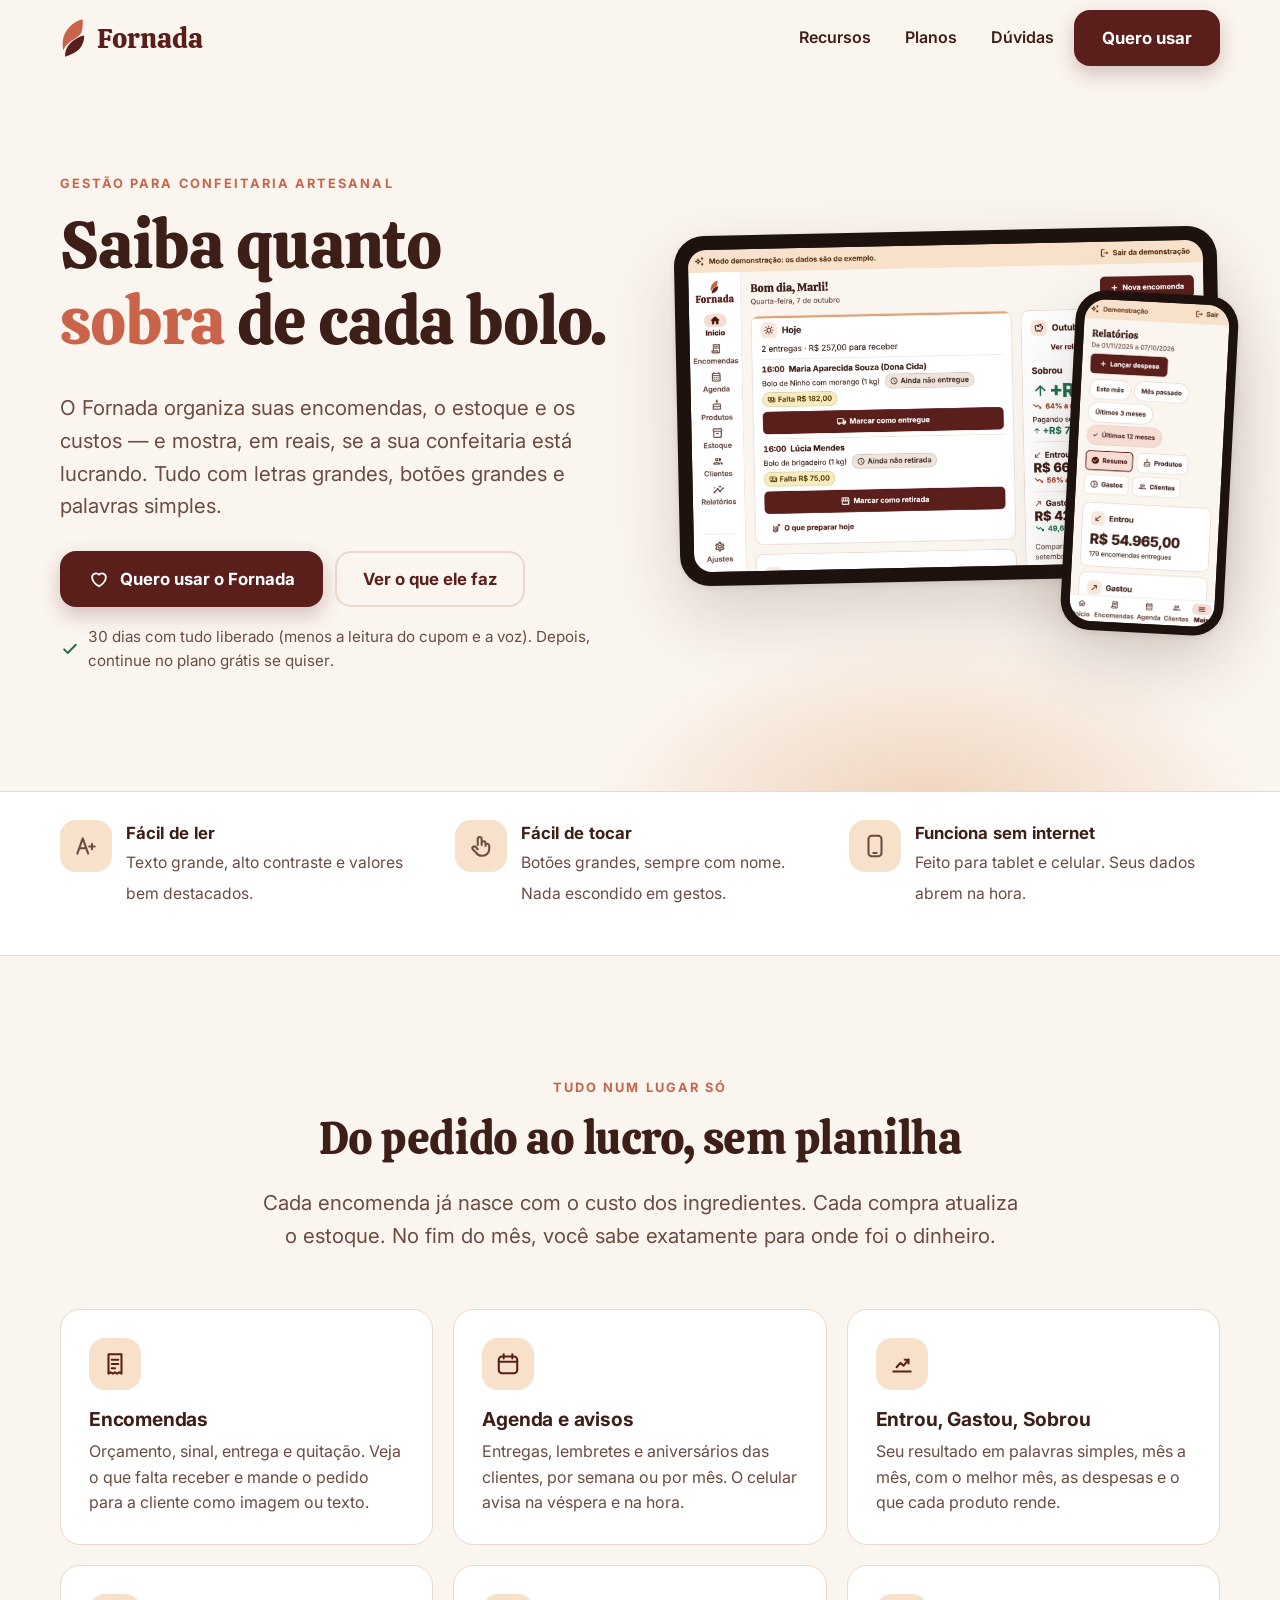
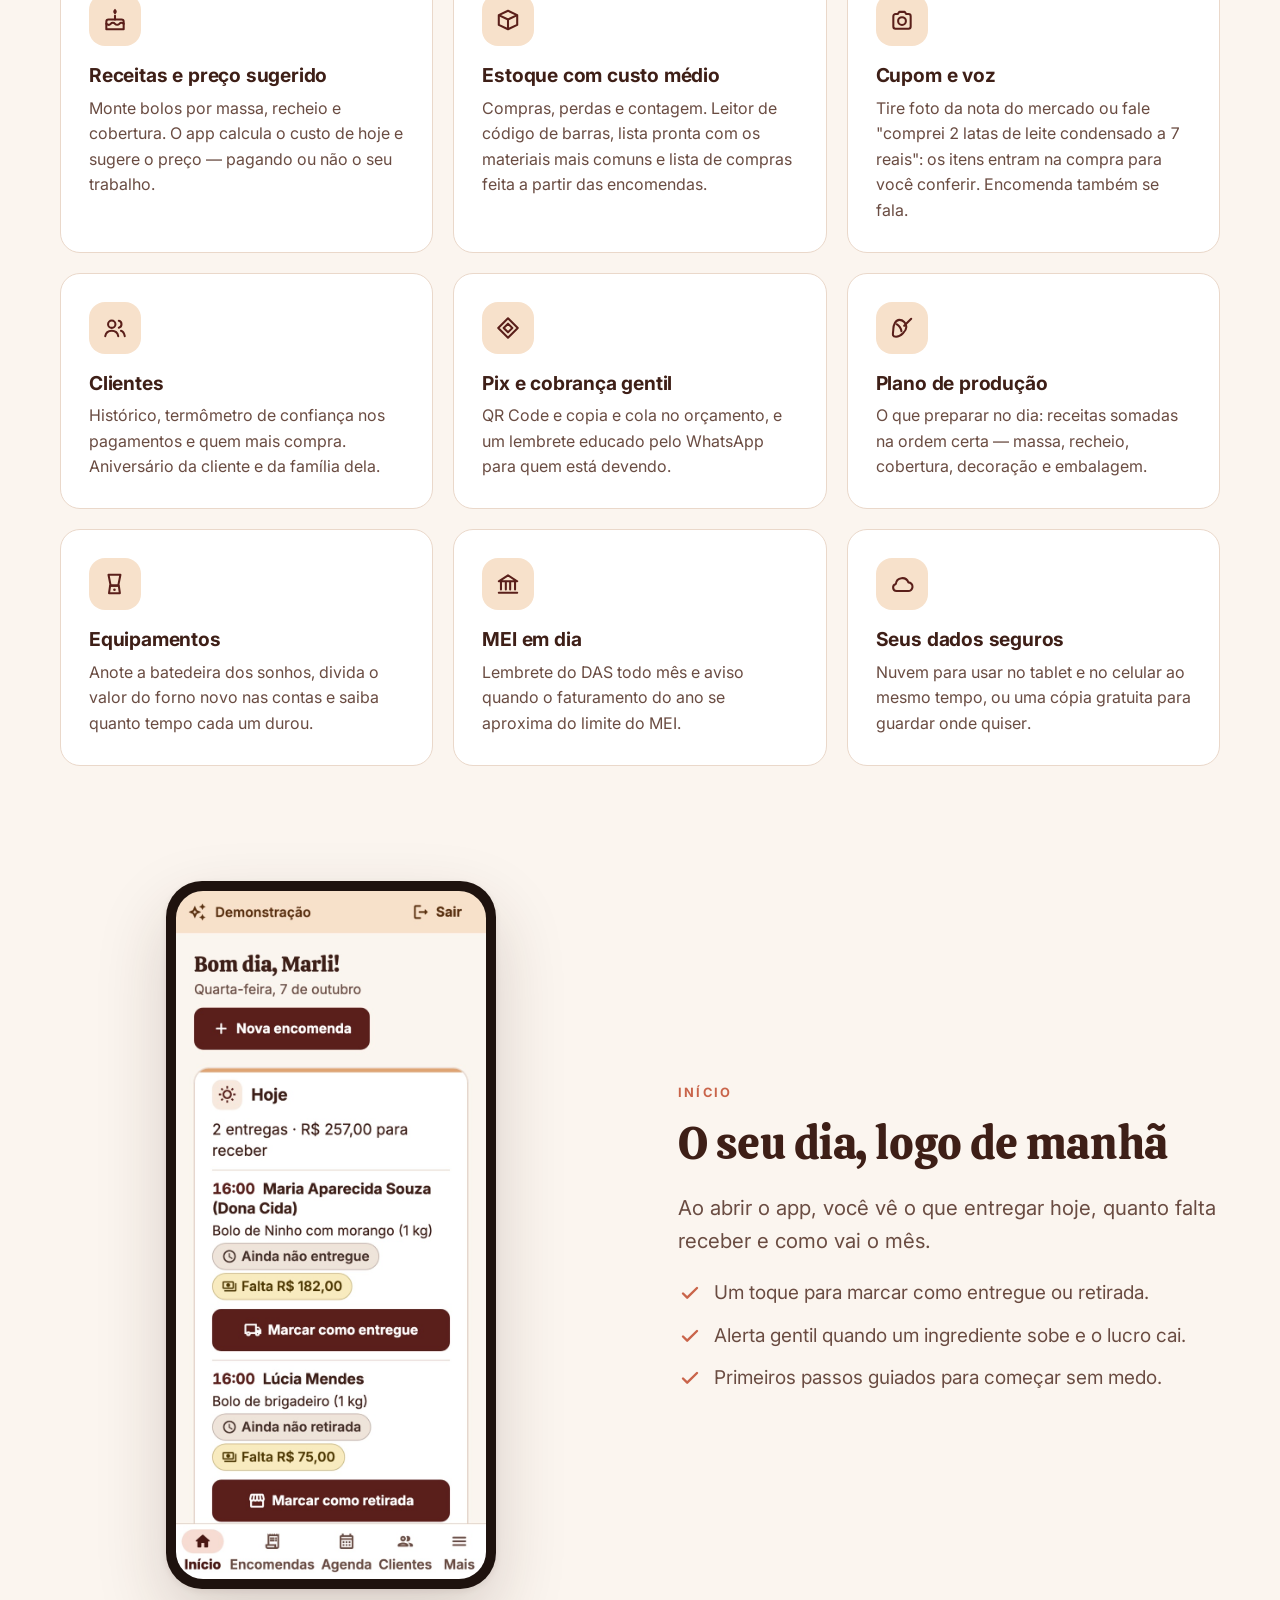
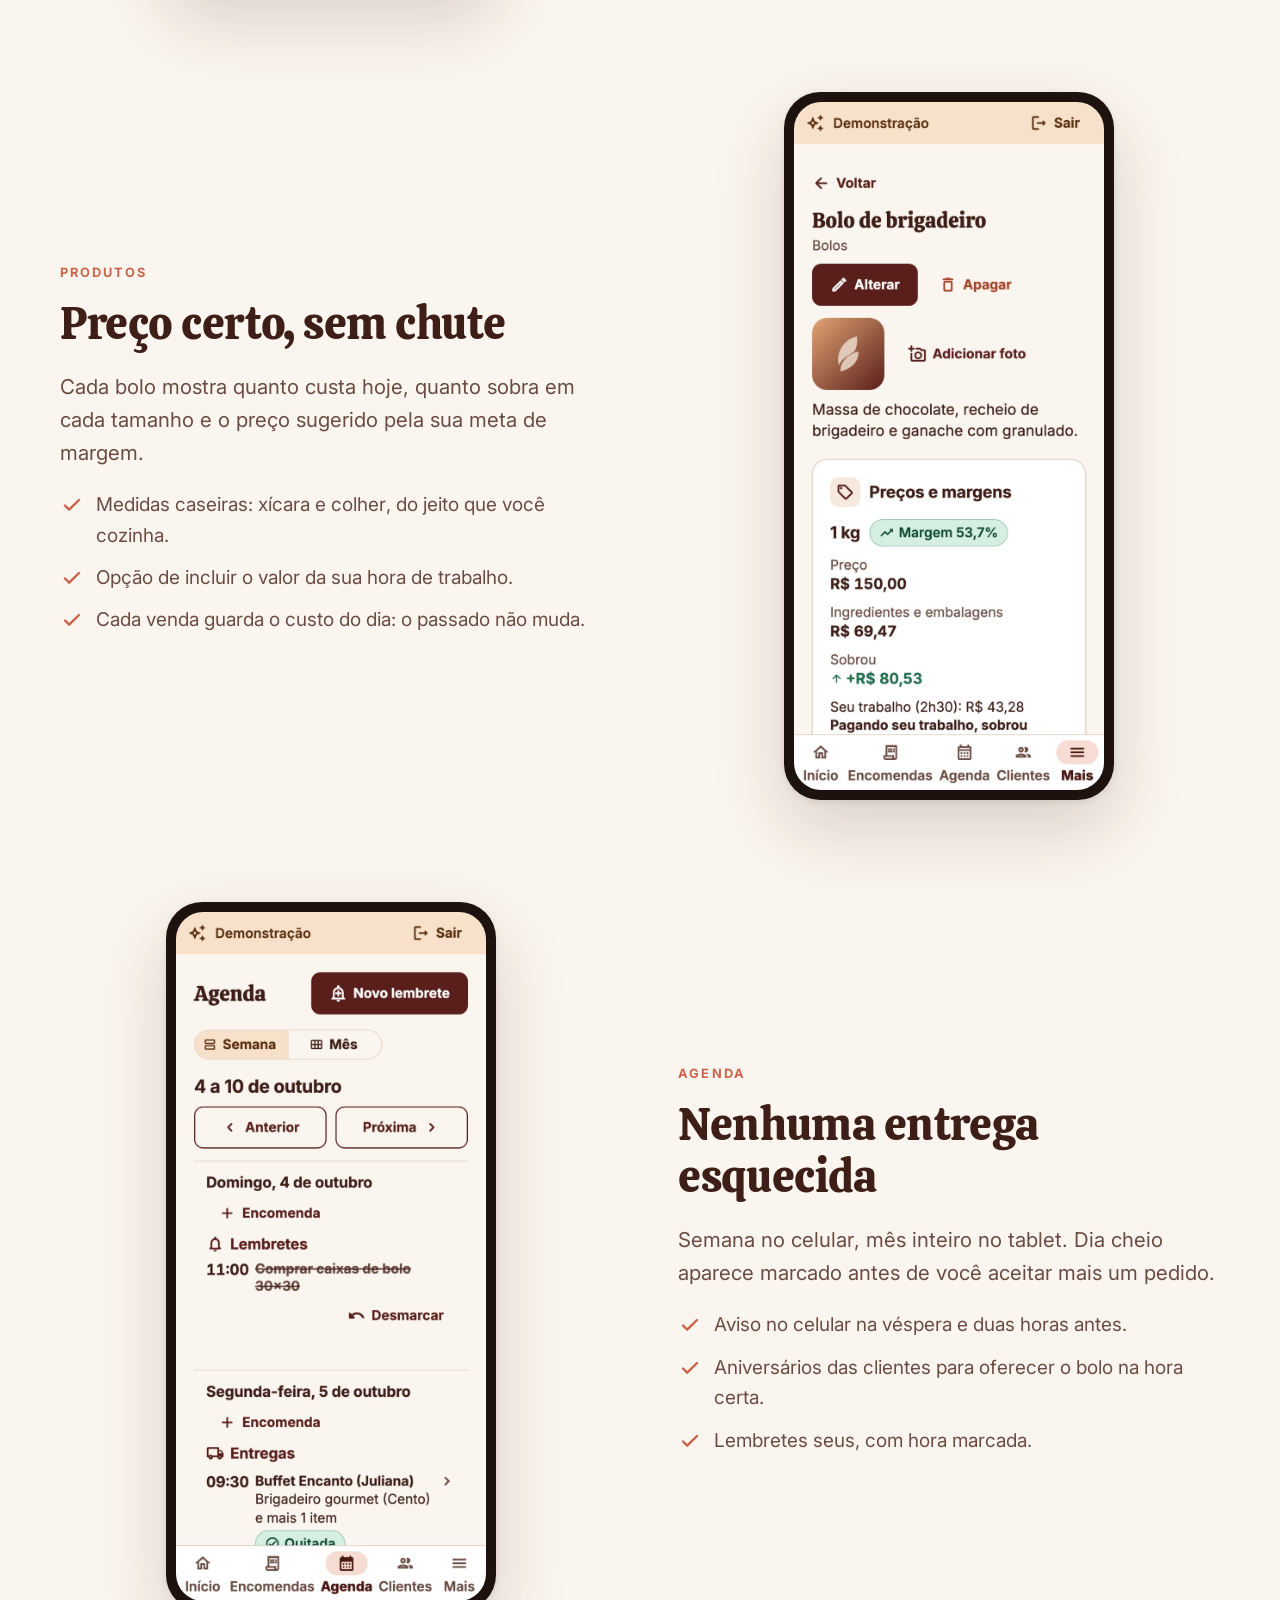
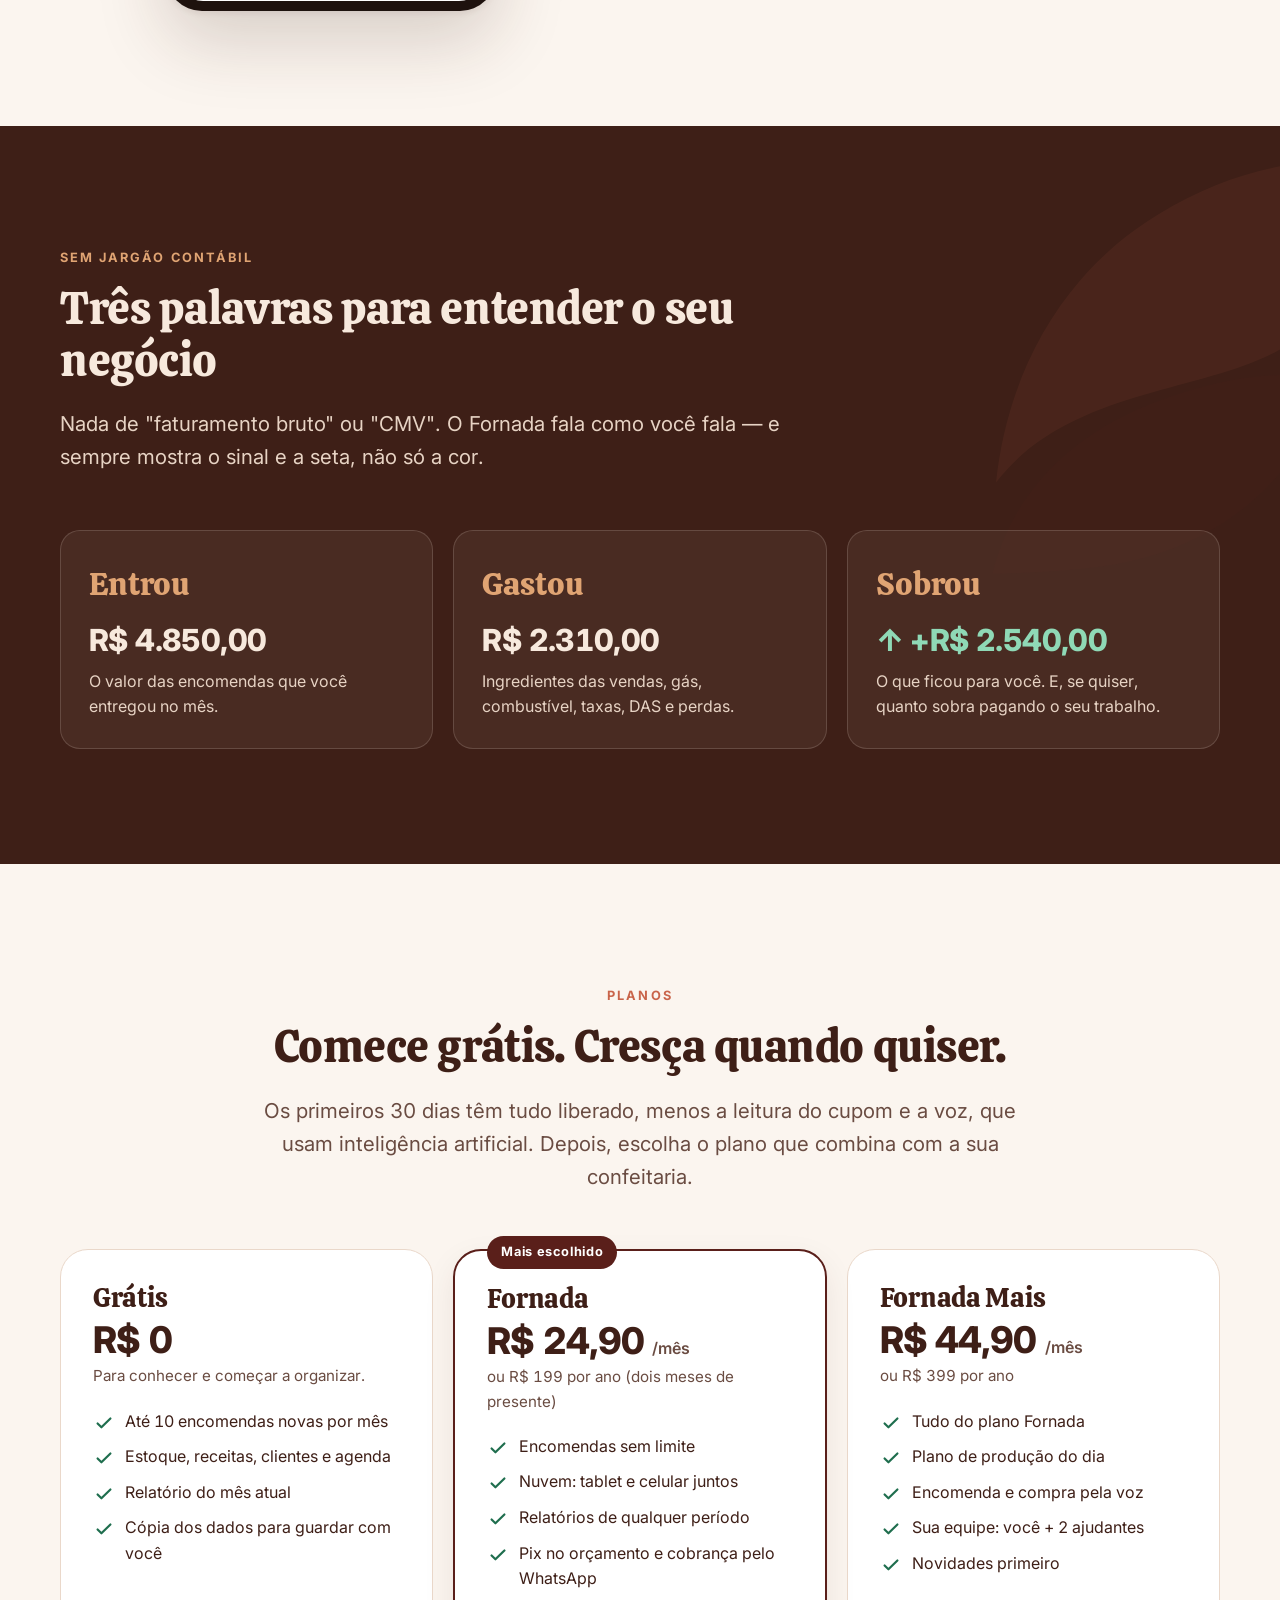
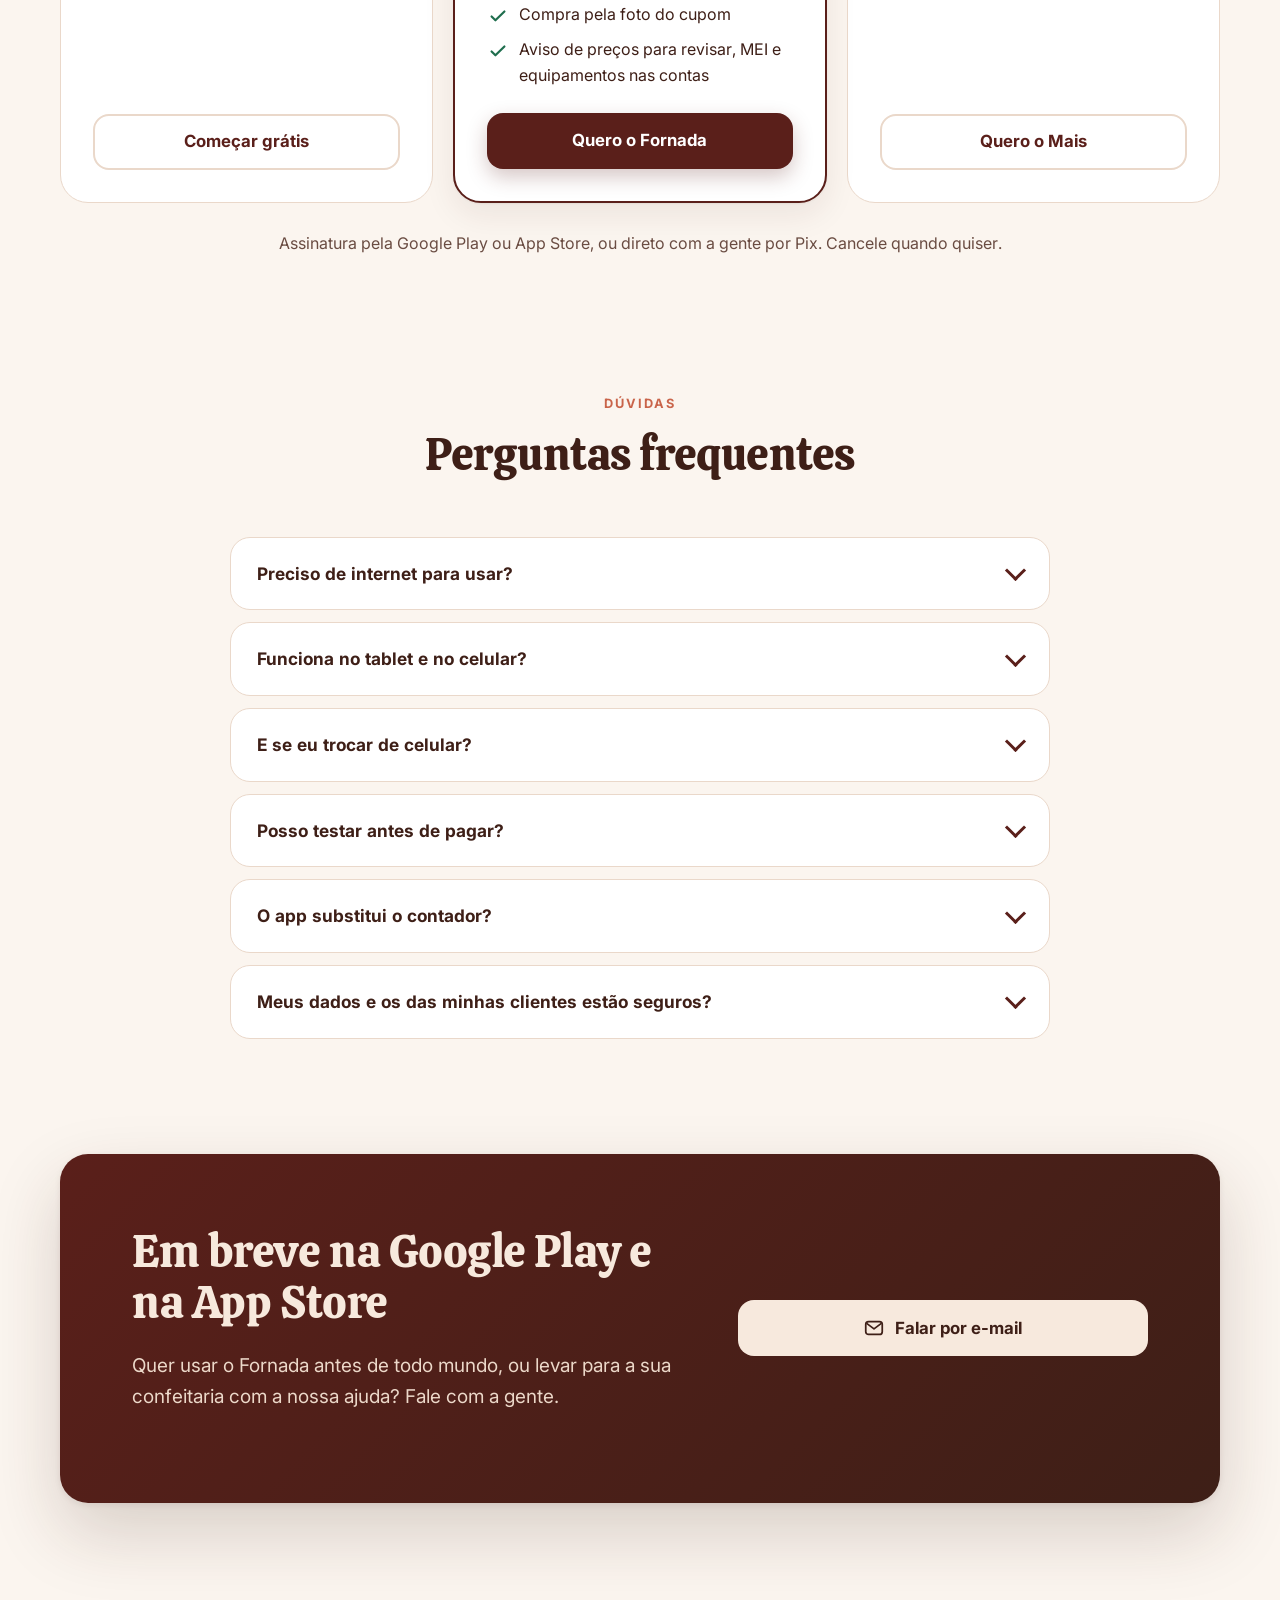
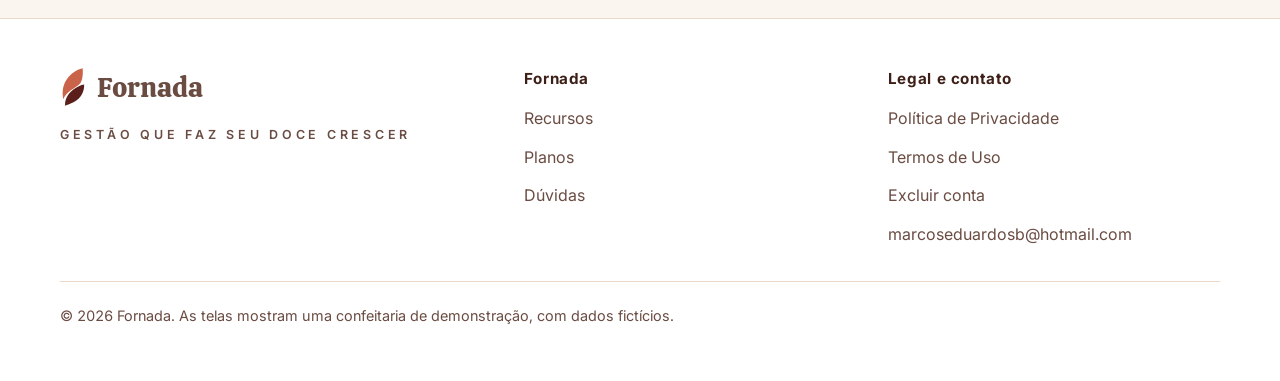
<file: index.html>
<!doctype html>
<html lang="pt-BR">
<head>
  <meta charset="utf-8">
  <meta name="viewport" content="width=device-width, initial-scale=1">
  <title>Fornada — gestão para confeitaria artesanal</title>
  <meta name="description" content="O Fornada organiza encomendas, estoque e custos da sua confeitaria e mostra, em reais, quanto sobrou de verdade. Feito para tablet e celular, com letras grandes e linguagem simples.">
  <meta name="theme-color" content="#5A1F1A">
  <meta property="og:title" content="Fornada — gestão que faz seu doce crescer">
  <meta property="og:description" content="Encomendas, estoque, custos e lucro da sua confeitaria, num app simples e bonito.">
  <meta property="og:image" content="assets/img/tablet_inicio.jpg">
  <meta property="og:locale" content="pt_BR">
  <link rel="icon" href="assets/favicon.svg" type="image/svg+xml">
  <link rel="preconnect" href="https://fonts.googleapis.com">
  <link rel="preconnect" href="https://fonts.gstatic.com" crossorigin>
  <link href="https://fonts.googleapis.com/css2?family=Calistoga&family=Inter:wght@400;500;600;700;800&display=swap" rel="stylesheet">
  <link rel="stylesheet" href="assets/style.css">
  <script>document.documentElement.classList.add("js")</script>
</head>
<body>
<svg width="0" height="0" style="position:absolute" aria-hidden="true">
  <defs>
    <symbol id="leaf" viewBox="-20 -10 290 440"><path fill="#C9644A" d="M225 3C232 60 225 135 198 172C150 225 45 255 13 345C-5 260 10 170 70 100C120 40 180 15 225 3Z"/><path fill="#5A1F1A" d="M242 182C246 262 205 335 125 378C92 395 58 407 33 416C28 350 58 288 120 240C165 205 205 188 242 182Z"/></symbol>
    <symbol id="i-check" viewBox="0 0 24 24"><path fill="none" stroke="currentColor" stroke-width="2.4" stroke-linecap="round" stroke-linejoin="round" d="M5 12.5l4.2 4.2L19 7"/></symbol>
    <symbol id="i-receipt" viewBox="0 0 24 24"><path fill="none" stroke="currentColor" stroke-width="1.9" stroke-linejoin="round" d="M6 3h12v18l-2-1.4-2 1.4-2-1.4-2 1.4-2-1.4L6 21z"/><path stroke="currentColor" stroke-width="1.9" stroke-linecap="round" d="M9 8h6M9 12h6M9 16h3"/></symbol>
    <symbol id="i-calendar" viewBox="0 0 24 24"><rect x="3.5" y="5" width="17" height="15.5" rx="3" fill="none" stroke="currentColor" stroke-width="1.9"/><path stroke="currentColor" stroke-width="1.9" stroke-linecap="round" d="M8 3v4M16 3v4M3.5 10h17"/></symbol>
    <symbol id="i-chart" viewBox="0 0 24 24"><path fill="none" stroke="currentColor" stroke-width="1.9" stroke-linecap="round" stroke-linejoin="round" d="M4 19h16M7 15l3.5-4 3 2.5L18 8"/><path fill="none" stroke="currentColor" stroke-width="1.9" stroke-linecap="round" stroke-linejoin="round" d="M14.5 8H18v3.5"/></symbol>
    <symbol id="i-cake" viewBox="0 0 24 24"><path fill="none" stroke="currentColor" stroke-width="1.9" stroke-linejoin="round" d="M4 20.5h16v-7a2 2 0 0 0-2-2H6a2 2 0 0 0-2 2z"/><path fill="none" stroke="currentColor" stroke-width="1.9" stroke-linecap="round" d="M4 15.5c1.5 1.2 3 1.2 4 0s3-1.2 4 0 3 1.2 4 0 2.5-1.2 4 0M12 11.5V8M12 5.5c-.8-.9-.8-1.8 0-2.6.8.8.8 1.7 0 2.6z"/></symbol>
    <symbol id="i-box" viewBox="0 0 24 24"><path fill="none" stroke="currentColor" stroke-width="1.9" stroke-linejoin="round" d="M3.5 7.5L12 3.5l8.5 4v9L12 20.5l-8.5-4z"/><path fill="none" stroke="currentColor" stroke-width="1.9" stroke-linejoin="round" d="M3.5 7.5L12 11.5l8.5-4M12 11.5v9"/></symbol>
    <symbol id="i-camera" viewBox="0 0 24 24"><path fill="none" stroke="currentColor" stroke-width="1.9" stroke-linejoin="round" d="M4 8.5A2 2 0 0 1 6 6.5h2l1.5-2h5l1.5 2h2a2 2 0 0 1 2 2V18a2 2 0 0 1-2 2H6a2 2 0 0 1-2-2z"/><circle cx="12" cy="13" r="3.6" fill="none" stroke="currentColor" stroke-width="1.9"/></symbol>
    <symbol id="i-people" viewBox="0 0 24 24"><circle cx="9" cy="8.5" r="3.4" fill="none" stroke="currentColor" stroke-width="1.9"/><path fill="none" stroke="currentColor" stroke-width="1.9" stroke-linecap="round" d="M3 19.5c.6-3.3 3-5 6-5s5.4 1.7 6 5M15.5 5.3a3.3 3.3 0 0 1 0 6.4M17.5 14.6c1.8.6 3 2.2 3.5 4.9"/></symbol>
    <symbol id="i-pix" viewBox="0 0 24 24"><path fill="none" stroke="currentColor" stroke-width="1.9" stroke-linejoin="round" d="M12 3l9 9-9 9-9-9z"/><path fill="none" stroke="currentColor" stroke-width="1.9" stroke-linejoin="round" d="M8 12l4-4 4 4-4 4z"/></symbol>
    <symbol id="i-whisk" viewBox="0 0 24 24"><path fill="none" stroke="currentColor" stroke-width="1.9" stroke-linecap="round" stroke-linejoin="round" d="M14 10l6.5-6.5M9.5 4.5c3.5 0 6.5 3 6.5 6.5S11 20 6.5 20 4 16.5 4 13s2-8.5 5.5-8.5z"/><path fill="none" stroke="currentColor" stroke-width="1.9" stroke-linecap="round" d="M7 8.5c2.5 1.5 4 3.5 4.5 6.5"/></symbol>
    <symbol id="i-blender" viewBox="0 0 24 24"><path fill="none" stroke="currentColor" stroke-width="1.9" stroke-linejoin="round" d="M6 3.5h11l-2 10H8z"/><path fill="none" stroke="currentColor" stroke-width="1.9" stroke-linejoin="round" d="M7.5 13.5h8l1 7h-10z"/><circle cx="11.5" cy="17.3" r="1.2" fill="currentColor"/></symbol>
    <symbol id="i-bank" viewBox="0 0 24 24"><path fill="none" stroke="currentColor" stroke-width="1.9" stroke-linejoin="round" d="M3.5 9.5L12 4l8.5 5.5z"/><path stroke="currentColor" stroke-width="1.9" stroke-linecap="round" d="M5.5 10v7M10 10v7M14 10v7M18.5 10v7M3.5 20h17"/></symbol>
    <symbol id="i-offline" viewBox="0 0 24 24"><rect x="6" y="2.5" width="12" height="19" rx="3" fill="none" stroke="currentColor" stroke-width="1.9"/><path stroke="currentColor" stroke-width="1.9" stroke-linecap="round" d="M10.5 18.5h3"/></symbol>
    <symbol id="i-cloud" viewBox="0 0 24 24"><path fill="none" stroke="currentColor" stroke-width="1.9" stroke-linejoin="round" d="M7 18.5h10.5a4 4 0 0 0 .4-8 6 6 0 0 0-11.6 1.5A3.3 3.3 0 0 0 7 18.5z"/></symbol>
    <symbol id="i-text" viewBox="0 0 24 24"><path fill="none" stroke="currentColor" stroke-width="1.9" stroke-linecap="round" stroke-linejoin="round" d="M4 19L9 5l5 14M5.8 14h6.4M15 12.5h5M17.5 10v5"/></symbol>
    <symbol id="i-touch" viewBox="0 0 24 24"><path fill="none" stroke="currentColor" stroke-width="1.9" stroke-linecap="round" stroke-linejoin="round" d="M9 11V5.5a1.8 1.8 0 0 1 3.6 0V11m0-1.5a1.8 1.8 0 0 1 3.6 0V12m0-1a1.8 1.8 0 0 1 3.4.9V15a6 6 0 0 1-6 6h-1a6 6 0 0 1-5-2.7L4.3 15a1.8 1.8 0 0 1 2.9-2.1L9 15"/></symbol>
    <symbol id="i-heart" viewBox="0 0 24 24"><path fill="none" stroke="currentColor" stroke-width="1.9" stroke-linejoin="round" d="M12 20s-7.5-4.6-7.5-10A4.3 4.3 0 0 1 12 7.4 4.3 4.3 0 0 1 19.5 10c0 5.4-7.5 10-7.5 10z"/></symbol>
    <symbol id="i-mail" viewBox="0 0 24 24"><rect x="3" y="5" width="18" height="14" rx="3" fill="none" stroke="currentColor" stroke-width="1.9"/><path fill="none" stroke="currentColor" stroke-width="1.9" stroke-linejoin="round" d="M4 7l8 6 8-6"/></symbol>
    <symbol id="i-shield" viewBox="0 0 24 24"><path fill="none" stroke="currentColor" stroke-width="1.9" stroke-linejoin="round" d="M12 3l7.5 3v5.5c0 4.6-3.2 8.3-7.5 9.5-4.3-1.2-7.5-4.9-7.5-9.5V6z"/><path fill="none" stroke="currentColor" stroke-width="1.9" stroke-linecap="round" stroke-linejoin="round" d="M8.8 12l2.2 2.2 4.2-4.4"/></symbol>
  </defs>
</svg>

<a class="skip" href="#conteudo">Pular para o conteúdo</a>

<header class="site-header" id="topo">
  <div class="wrap">
    <a class="brand" href="./" aria-label="Fornada, página inicial"><svg aria-hidden="true"><use href="#leaf"/></svg><span>Fornada</span></a>
    <nav class="nav" aria-label="Principal">
      <a href="#recursos">Recursos</a>
      <a href="#planos">Planos</a>
      <a href="#duvidas">Dúvidas</a>
      <a class="btn btn-primary" href="#comecar">Quero usar</a>
    </nav>
  </div>
</header>

<main id="conteudo">
  <section class="hero" aria-labelledby="hero-title">
    <div class="wrap">
      <div class="reveal">
        <span class="eyebrow">Gestão para confeitaria artesanal</span>
        <h1 id="hero-title">Saiba quanto <em>sobra</em> de cada bolo.</h1>
        <p class="lead">O Fornada organiza suas encomendas, o estoque e os custos — e mostra, em reais, se a sua confeitaria está lucrando. Tudo com letras grandes, botões grandes e palavras simples.</p>
        <div class="actions">
          <a class="btn btn-primary" href="#comecar"><svg aria-hidden="true"><use href="#i-heart"/></svg>Quero usar o Fornada</a>
          <a class="btn btn-ghost" href="#recursos">Ver o que ele faz</a>
        </div>
        <p class="note"><svg aria-hidden="true"><use href="#i-check"/></svg>30 dias com tudo liberado (menos a leitura do cupom e a voz). Depois, continue no plano grátis se quiser.</p>
      </div>
      <div class="devices reveal" aria-hidden="true">
        <div class="tablet"><img src="assets/img/tablet_inicio.jpg" alt="" width="1600" height="1000" fetchpriority="high"></div>
        <div class="phone"><img src="assets/img/phone_relatorios.jpg" alt="" width="720" height="1600" loading="lazy"></div>
      </div>
    </div>
  </section>

  <div class="strip">
    <div class="wrap">
      <div><span class="icon-tile"><svg aria-hidden="true"><use href="#i-text"/></svg></span><p><strong>Fácil de ler</strong><span>Texto grande, alto contraste e valores bem destacados.</span></p></div>
      <div><span class="icon-tile"><svg aria-hidden="true"><use href="#i-touch"/></svg></span><p><strong>Fácil de tocar</strong><span>Botões grandes, sempre com nome. Nada escondido em gestos.</span></p></div>
      <div><span class="icon-tile"><svg aria-hidden="true"><use href="#i-offline"/></svg></span><p><strong>Funciona sem internet</strong><span>Feito para tablet e celular. Seus dados abrem na hora.</span></p></div>
    </div>
  </div>

  <section id="recursos" aria-labelledby="recursos-title">
    <div class="wrap">
      <div class="section-head center reveal">
        <span class="eyebrow">Tudo num lugar só</span>
        <h2 id="recursos-title">Do pedido ao lucro, sem planilha</h2>
        <p class="lead">Cada encomenda já nasce com o custo dos ingredientes. Cada compra atualiza o estoque. No fim do mês, você sabe exatamente para onde foi o dinheiro.</p>
      </div>
      <div class="features">
        <article class="feature reveal"><span class="icon-tile"><svg aria-hidden="true"><use href="#i-receipt"/></svg></span><h3>Encomendas</h3><p>Orçamento, sinal, entrega e quitação. Veja o que falta receber e mande o pedido para a cliente como imagem ou texto.</p></article>
        <article class="feature reveal"><span class="icon-tile"><svg aria-hidden="true"><use href="#i-calendar"/></svg></span><h3>Agenda e avisos</h3><p>Entregas, lembretes e aniversários das clientes, por semana ou por mês. O celular avisa na véspera e na hora.</p></article>
        <article class="feature reveal"><span class="icon-tile"><svg aria-hidden="true"><use href="#i-chart"/></svg></span><h3>Entrou, Gastou, Sobrou</h3><p>Seu resultado em palavras simples, mês a mês, com o melhor mês, as despesas e o que cada produto rende.</p></article>
        <article class="feature reveal"><span class="icon-tile"><svg aria-hidden="true"><use href="#i-cake"/></svg></span><h3>Receitas e preço sugerido</h3><p>Monte bolos por massa, recheio e cobertura. O app calcula o custo de hoje e sugere o preço — pagando ou não o seu trabalho.</p></article>
        <article class="feature reveal"><span class="icon-tile"><svg aria-hidden="true"><use href="#i-box"/></svg></span><h3>Estoque com custo médio</h3><p>Compras, perdas e contagem. Leitor de código de barras, lista pronta com os materiais mais comuns e lista de compras feita a partir das encomendas.</p></article>
        <article class="feature reveal"><span class="icon-tile"><svg aria-hidden="true"><use href="#i-camera"/></svg></span><h3>Cupom e voz</h3><p>Tire foto da nota do mercado ou fale "comprei 2 latas de leite condensado a 7 reais": os itens entram na compra para você conferir. Encomenda também se fala.</p></article>
        <article class="feature reveal"><span class="icon-tile"><svg aria-hidden="true"><use href="#i-people"/></svg></span><h3>Clientes</h3><p>Histórico, termômetro de confiança nos pagamentos e quem mais compra. Aniversário da cliente e da família dela.</p></article>
        <article class="feature reveal"><span class="icon-tile"><svg aria-hidden="true"><use href="#i-pix"/></svg></span><h3>Pix e cobrança gentil</h3><p>QR Code e copia e cola no orçamento, e um lembrete educado pelo WhatsApp para quem está devendo.</p></article>
        <article class="feature reveal"><span class="icon-tile"><svg aria-hidden="true"><use href="#i-whisk"/></svg></span><h3>Plano de produção</h3><p>O que preparar no dia: receitas somadas na ordem certa — massa, recheio, cobertura, decoração e embalagem.</p></article>
        <article class="feature reveal"><span class="icon-tile"><svg aria-hidden="true"><use href="#i-blender"/></svg></span><h3>Equipamentos</h3><p>Anote a batedeira dos sonhos, divida o valor do forno novo nas contas e saiba quanto tempo cada um durou.</p></article>
        <article class="feature reveal"><span class="icon-tile"><svg aria-hidden="true"><use href="#i-bank"/></svg></span><h3>MEI em dia</h3><p>Lembrete do DAS todo mês e aviso quando o faturamento do ano se aproxima do limite do MEI.</p></article>
        <article class="feature reveal"><span class="icon-tile"><svg aria-hidden="true"><use href="#i-cloud"/></svg></span><h3>Seus dados seguros</h3><p>Nuvem para usar no tablet e no celular ao mesmo tempo, ou uma cópia gratuita para guardar onde quiser.</p></article>
      </div>
    </div>
  </section>

  <section style="padding-top:0" aria-label="Telas do aplicativo">
    <div class="wrap showcase">
      <div class="show">
        <div class="show-media reveal"><div class="frame"><img src="assets/img/phone_inicio.jpg" alt="Tela inicial do Fornada no celular, com as entregas de hoje e o resultado do mês" width="720" height="1600" loading="lazy"></div></div>
        <div class="reveal">
          <span class="eyebrow">Início</span>
          <h2>O seu dia, logo de manhã</h2>
          <p class="lead">Ao abrir o app, você vê o que entregar hoje, quanto falta receber e como vai o mês.</p>
          <ul>
            <li><svg aria-hidden="true"><use href="#i-check"/></svg>Um toque para marcar como entregue ou retirada.</li>
            <li><svg aria-hidden="true"><use href="#i-check"/></svg>Alerta gentil quando um ingrediente sobe e o lucro cai.</li>
            <li><svg aria-hidden="true"><use href="#i-check"/></svg>Primeiros passos guiados para começar sem medo.</li>
          </ul>
        </div>
      </div>
      <div class="show reverse">
        <div class="show-media reveal"><div class="frame"><img src="assets/img/phone_produto.jpg" alt="Ficha de um bolo no Fornada com custo, margem e preço sugerido por tamanho" width="720" height="1600" loading="lazy"></div></div>
        <div class="reveal">
          <span class="eyebrow">Produtos</span>
          <h2>Preço certo, sem chute</h2>
          <p class="lead">Cada bolo mostra quanto custa hoje, quanto sobra em cada tamanho e o preço sugerido pela sua meta de margem.</p>
          <ul>
            <li><svg aria-hidden="true"><use href="#i-check"/></svg>Medidas caseiras: xícara e colher, do jeito que você cozinha.</li>
            <li><svg aria-hidden="true"><use href="#i-check"/></svg>Opção de incluir o valor da sua hora de trabalho.</li>
            <li><svg aria-hidden="true"><use href="#i-check"/></svg>Cada venda guarda o custo do dia: o passado não muda.</li>
          </ul>
        </div>
      </div>
      <div class="show">
        <div class="show-media reveal"><div class="frame"><img src="assets/img/phone_agenda.jpg" alt="Agenda da semana no Fornada com entregas e aniversários" width="720" height="1600" loading="lazy"></div></div>
        <div class="reveal">
          <span class="eyebrow">Agenda</span>
          <h2>Nenhuma entrega esquecida</h2>
          <p class="lead">Semana no celular, mês inteiro no tablet. Dia cheio aparece marcado antes de você aceitar mais um pedido.</p>
          <ul>
            <li><svg aria-hidden="true"><use href="#i-check"/></svg>Aviso no celular na véspera e duas horas antes.</li>
            <li><svg aria-hidden="true"><use href="#i-check"/></svg>Aniversários das clientes para oferecer o bolo na hora certa.</li>
            <li><svg aria-hidden="true"><use href="#i-check"/></svg>Lembretes seus, com hora marcada.</li>
          </ul>
        </div>
      </div>
    </div>
  </section>

  <section class="band" aria-labelledby="band-title">
    <div class="wrap">
      <div class="section-head reveal">
        <span class="eyebrow" style="color:var(--caramelo)">Sem jargão contábil</span>
        <h2 id="band-title">Três palavras para entender o seu negócio</h2>
        <p class="lead">Nada de "faturamento bruto" ou "CMV". O Fornada fala como você fala — e sempre mostra o sinal e a seta, não só a cor.</p>
      </div>
      <div class="terms">
        <div class="term reveal"><div class="word">Entrou</div><div class="value">R$ 4.850,00</div><p>O valor das encomendas que você entregou no mês.</p></div>
        <div class="term reveal"><div class="word">Gastou</div><div class="value">R$ 2.310,00</div><p>Ingredientes das vendas, gás, combustível, taxas, DAS e perdas.</p></div>
        <div class="term reveal"><div class="word">Sobrou</div><div class="value up">↑ +R$ 2.540,00</div><p>O que ficou para você. E, se quiser, quanto sobra pagando o seu trabalho.</p></div>
      </div>
    </div>
  </section>

  <section id="planos" aria-labelledby="planos-title">
    <div class="wrap">
      <div class="section-head center reveal">
        <span class="eyebrow">Planos</span>
        <h2 id="planos-title">Comece grátis. Cresça quando quiser.</h2>
        <p class="lead">Os primeiros 30 dias têm tudo liberado, menos a leitura do cupom e a voz, que usam inteligência artificial. Depois, escolha o plano que combina com a sua confeitaria.</p>
      </div>
      <div class="plans">
        <article class="plan reveal">
          <h3>Grátis</h3>
          <div class="price">R$ 0</div>
          <p class="alt">Para conhecer e começar a organizar.</p>
          <ul>
            <li><svg aria-hidden="true"><use href="#i-check"/></svg>Até 10 encomendas novas por mês</li>
            <li><svg aria-hidden="true"><use href="#i-check"/></svg>Estoque, receitas, clientes e agenda</li>
            <li><svg aria-hidden="true"><use href="#i-check"/></svg>Relatório do mês atual</li>
            <li><svg aria-hidden="true"><use href="#i-check"/></svg>Cópia dos dados para guardar com você</li>
          </ul>
          <a class="btn btn-ghost" href="#comecar">Começar grátis</a>
        </article>
        <article class="plan featured reveal">
          <span class="badge">Mais escolhido</span>
          <h3>Fornada</h3>
          <div class="price">R$ 24,90 <small>/mês</small></div>
          <p class="alt">ou R$ 199 por ano (dois meses de presente)</p>
          <ul>
            <li><svg aria-hidden="true"><use href="#i-check"/></svg>Encomendas sem limite</li>
            <li><svg aria-hidden="true"><use href="#i-check"/></svg>Nuvem: tablet e celular juntos</li>
            <li><svg aria-hidden="true"><use href="#i-check"/></svg>Relatórios de qualquer período</li>
            <li><svg aria-hidden="true"><use href="#i-check"/></svg>Pix no orçamento e cobrança pelo WhatsApp</li>
            <li><svg aria-hidden="true"><use href="#i-check"/></svg>Compra pela foto do cupom</li>
            <li><svg aria-hidden="true"><use href="#i-check"/></svg>Aviso de preços para revisar, MEI e equipamentos nas contas</li>
          </ul>
          <a class="btn btn-primary" href="#comecar">Quero o Fornada</a>
        </article>
        <article class="plan reveal">
          <h3>Fornada Mais</h3>
          <div class="price">R$ 44,90 <small>/mês</small></div>
          <p class="alt">ou R$ 399 por ano</p>
          <ul>
            <li><svg aria-hidden="true"><use href="#i-check"/></svg>Tudo do plano Fornada</li>
            <li><svg aria-hidden="true"><use href="#i-check"/></svg>Plano de produção do dia</li>
            <li><svg aria-hidden="true"><use href="#i-check"/></svg>Encomenda e compra pela voz</li>
            <li><svg aria-hidden="true"><use href="#i-check"/></svg>Sua equipe: você + 2 ajudantes</li>
            <li><svg aria-hidden="true"><use href="#i-check"/></svg>Novidades primeiro</li>
          </ul>
          <a class="btn btn-ghost" href="#comecar">Quero o Mais</a>
        </article>
      </div>
      <p class="plans-note">Assinatura pela Google Play ou App Store, ou direto com a gente por Pix. Cancele quando quiser.</p>
    </div>
  </section>

  <section id="duvidas" style="padding-top:0" aria-labelledby="duvidas-title">
    <div class="wrap">
      <div class="section-head center reveal">
        <span class="eyebrow">Dúvidas</span>
        <h2 id="duvidas-title">Perguntas frequentes</h2>
      </div>
      <div class="faq">
        <details class="reveal"><summary>Preciso de internet para usar?</summary><p>Não. O Fornada guarda tudo no próprio aparelho e funciona sem internet. A internet só é usada para salvar na nuvem (nos planos pagos), ler a foto do cupom, montar encomendas e compras pela voz e receber o seu plano.</p></details>
        <details class="reveal"><summary>Funciona no tablet e no celular?</summary><p>Sim. Ele foi pensado para tablet Android deitado, mas funciona no celular e em pé. Com o plano Fornada, os dados aparecem nos dois ao mesmo tempo.</p></details>
        <details class="reveal"><summary>E se eu trocar de celular?</summary><p>Com conta e plano pago, é só entrar na conta no aparelho novo. No plano grátis, use "Exportar meus dados" e depois "Tenho uma cópia dos meus dados" no aparelho novo. O app lembra você de fazer a cópia.</p></details>
        <details class="reveal"><summary>Posso testar antes de pagar?</summary><p>Pode. Os primeiros 30 dias têm tudo liberado (menos a leitura do cupom e a voz), e você ainda pode abrir uma demonstração com uma confeitaria de exemplo, sem misturar com os seus dados.</p></details>
        <details class="reveal"><summary>O app substitui o contador?</summary><p>Não. O Fornada ajuda você a entender custos e lucro do dia a dia em linguagem simples. Para impostos e obrigações fiscais, continue contando com o seu contador.</p></details>
        <details class="reveal"><summary>Meus dados e os das minhas clientes estão seguros?</summary><p>Cada confeitaria só é vista pela própria conta, com conexão criptografada. Você pode exportar seus dados ou excluir sua conta quando quiser, direto no app. Leia a <a href="privacidade.html">Política de Privacidade</a>.</p></details>
      </div>
    </div>
  </section>

  <section class="cta" id="comecar" aria-labelledby="cta-title">
    <div class="wrap">
      <div class="box reveal">
        <div>
          <h2 id="cta-title">Em breve na Google Play e na App Store</h2>
          <p>Quer usar o Fornada antes de todo mundo, ou levar para a sua confeitaria com a nossa ajuda? Fale com a gente.</p>
        </div>
        <div class="actions">
          <a class="btn btn-light" href="mailto:marcoseduardosb@hotmail.com?subject=Quero%20usar%20o%20Fornada"><svg aria-hidden="true"><use href="#i-mail"/></svg>Falar por e-mail</a>
        </div>
      </div>
    </div>
  </section>
</main>

<footer class="site-footer">
  <div class="wrap">
    <div>
      <a class="brand" href="./"><svg aria-hidden="true"><use href="#leaf"/></svg><span>Fornada</span></a>
      <div class="tagline">Gestão que faz seu doce crescer</div>
    </div>
    <div>
      <h4>Fornada</h4>
      <ul><li><a href="#recursos">Recursos</a></li><li><a href="#planos">Planos</a></li><li><a href="#duvidas">Dúvidas</a></li></ul>
    </div>
    <div>
      <h4>Legal e contato</h4>
      <ul><li><a href="privacidade.html">Política de Privacidade</a></li><li><a href="termos.html">Termos de Uso</a></li><li><a href="excluir-conta.html">Excluir conta</a></li><li><a href="mailto:marcoseduardosb@hotmail.com">marcoseduardosb@hotmail.com</a></li></ul>
    </div>
    <p class="copy">© 2026 Fornada. As telas mostram uma confeitaria de demonstração, com dados fictícios.</p>
  </div>
</footer>

<script src="assets/site.js" defer></script>
</body>
</html>
</file>
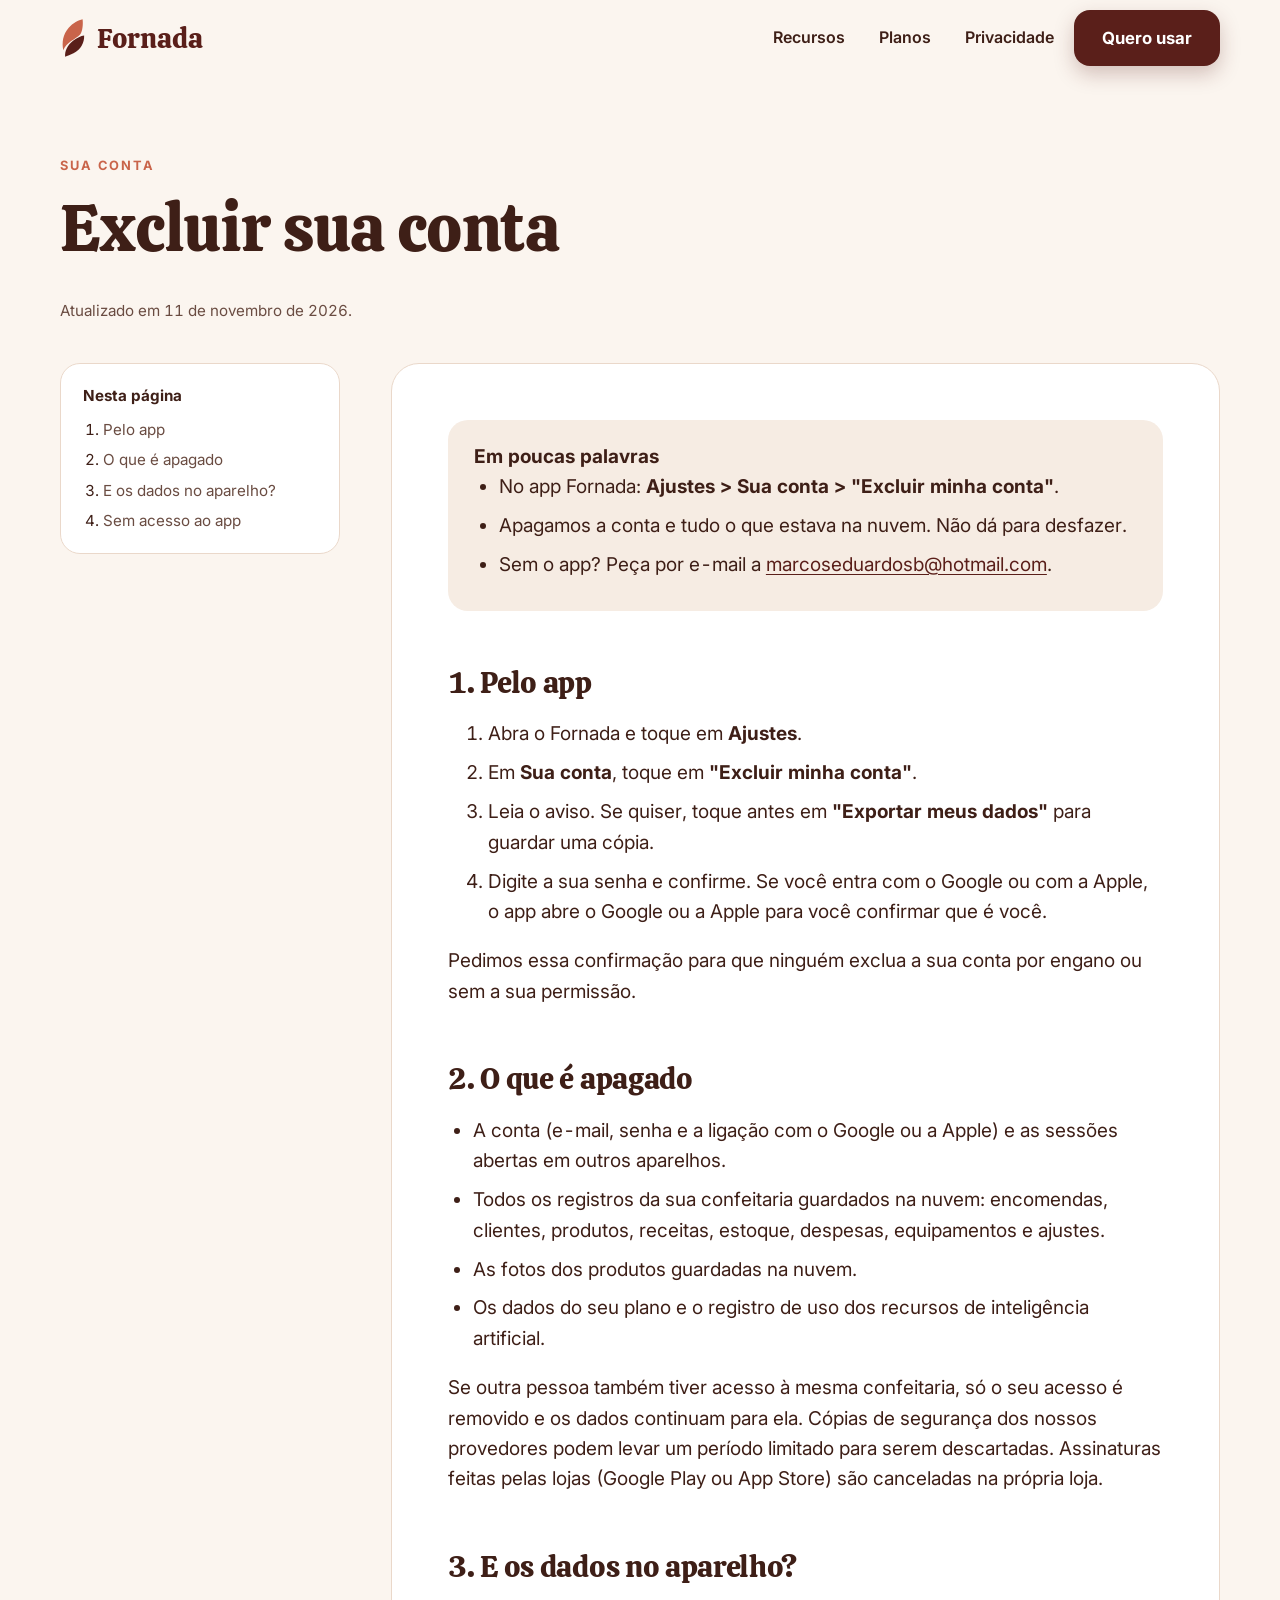
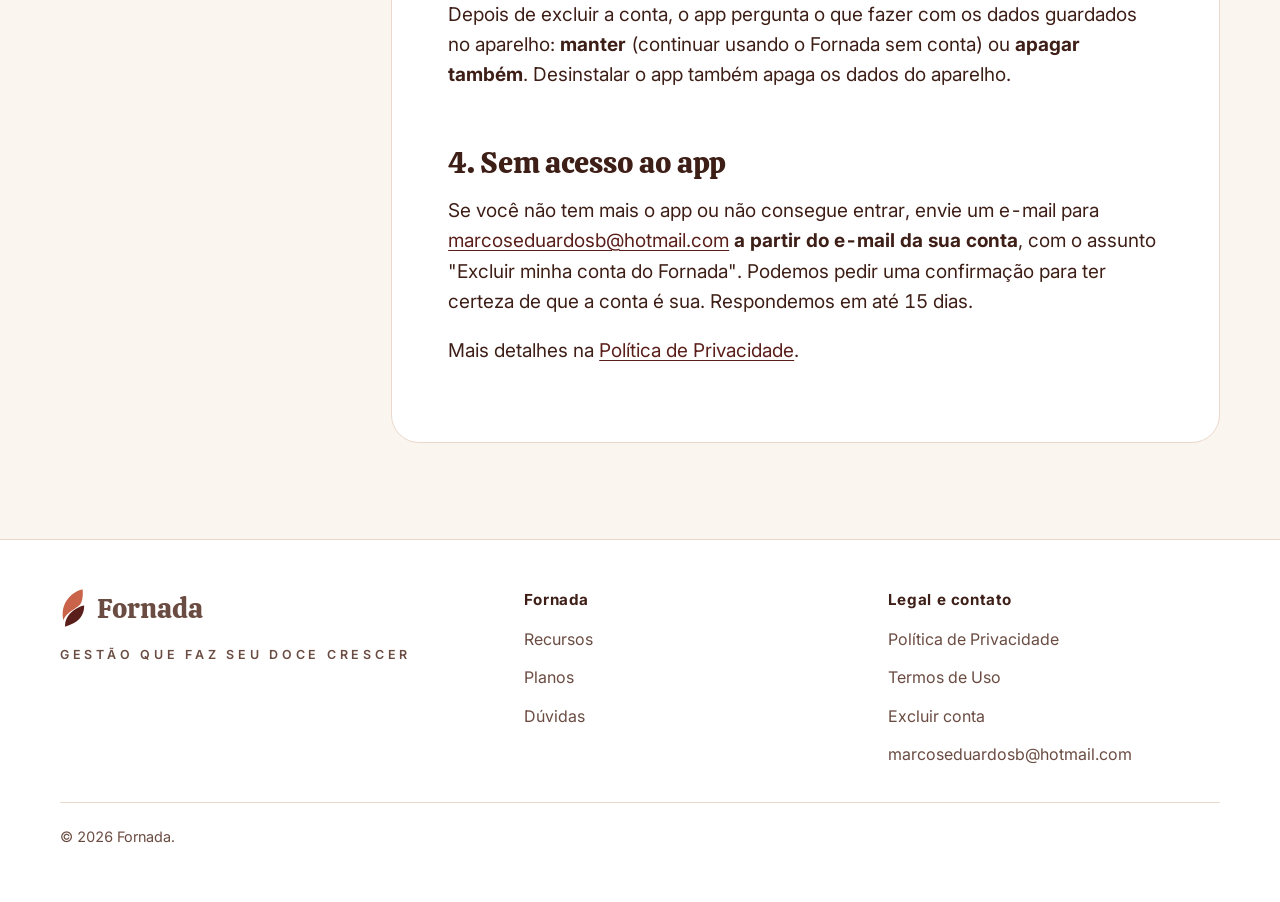
<file: excluir-conta.html>
<!doctype html>
<html lang="pt-BR">
<head>
  <meta charset="utf-8">
  <meta name="viewport" content="width=device-width, initial-scale=1">
  <title>Excluir conta — Fornada</title>
  <meta name="description" content="Como excluir a sua conta do Fornada e os dados dela, pelo app ou por e-mail.">
  <meta name="theme-color" content="#5A1F1A">
  <link rel="icon" href="assets/favicon.svg" type="image/svg+xml">
  <link rel="preconnect" href="https://fonts.googleapis.com">
  <link rel="preconnect" href="https://fonts.gstatic.com" crossorigin>
  <link href="https://fonts.googleapis.com/css2?family=Calistoga&family=Inter:wght@400;500;600;700;800&display=swap" rel="stylesheet">
  <link rel="stylesheet" href="assets/style.css">
  <script>document.documentElement.classList.add("js")</script>
</head>
<body>
<svg width="0" height="0" style="position:absolute" aria-hidden="true"><defs><symbol id="leaf" viewBox="-20 -10 290 440"><path fill="#C9644A" d="M225 3C232 60 225 135 198 172C150 225 45 255 13 345C-5 260 10 170 70 100C120 40 180 15 225 3Z"/><path fill="#5A1F1A" d="M242 182C246 262 205 335 125 378C92 395 58 407 33 416C28 350 58 288 120 240C165 205 205 188 242 182Z"/></symbol></defs></svg>
<a class="skip" href="#conteudo">Pular para o conteúdo</a>
<header class="site-header">
  <div class="wrap">
    <a class="brand" href="./" aria-label="Fornada, página inicial"><svg aria-hidden="true"><use href="#leaf"/></svg><span>Fornada</span></a>
    <nav class="nav" aria-label="Principal">
      <a href="./#recursos">Recursos</a>
      <a href="./#planos">Planos</a>
      <a href="privacidade.html">Privacidade</a>
      <a class="btn btn-primary" href="./#comecar">Quero usar</a>
    </nav>
  </div>
</header>

<main id="conteudo">
  <div class="wrap legal-hero">
    <span class="eyebrow">Sua conta</span>
    <h1>Excluir sua conta</h1>
    <p class="updated">Atualizado em 11 de novembro de 2026.</p>
  </div>

  <div class="wrap legal">
    <nav class="toc" aria-label="Nesta página">
      <strong>Nesta página</strong>
      <ol>
        <li><a href="#no-app">Pelo app</a></li>
        <li><a href="#apagado">O que é apagado</a></li>
        <li><a href="#aparelho">E os dados no aparelho?</a></li>
        <li><a href="#sem-app">Sem acesso ao app</a></li>
      </ol>
    </nav>

    <article class="doc">
      <div class="summary">
        <strong>Em poucas palavras</strong>
        <ul>
          <li>No app Fornada: <strong>Ajustes &gt; Sua conta &gt; "Excluir minha conta"</strong>.</li>
          <li>Apagamos a conta e tudo o que estava na nuvem. Não dá para desfazer.</li>
          <li>Sem o app? Peça por e-mail a <a href="mailto:marcoseduardosb@hotmail.com?subject=Excluir%20minha%20conta%20do%20Fornada">marcoseduardosb@hotmail.com</a>.</li>
        </ul>
      </div>

      <h2 id="no-app">1. Pelo app</h2>
      <ol>
        <li>Abra o Fornada e toque em <strong>Ajustes</strong>.</li>
        <li>Em <strong>Sua conta</strong>, toque em <strong>"Excluir minha conta"</strong>.</li>
        <li>Leia o aviso. Se quiser, toque antes em <strong>"Exportar meus dados"</strong> para guardar uma cópia.</li>
        <li>Digite a sua senha e confirme. Se você entra com o Google ou com a Apple, o app abre o Google ou a Apple para você confirmar que é você.</li>
      </ol>
      <p>Pedimos essa confirmação para que ninguém exclua a sua conta por engano ou sem a sua permissão.</p>

      <h2 id="apagado">2. O que é apagado</h2>
      <ul>
        <li>A conta (e-mail, senha e a ligação com o Google ou a Apple) e as sessões abertas em outros aparelhos.</li>
        <li>Todos os registros da sua confeitaria guardados na nuvem: encomendas, clientes, produtos, receitas, estoque, despesas, equipamentos e ajustes.</li>
        <li>As fotos dos produtos guardadas na nuvem.</li>
        <li>Os dados do seu plano e o registro de uso dos recursos de inteligência artificial.</li>
      </ul>
      <p>Se outra pessoa também tiver acesso à mesma confeitaria, só o seu acesso é removido e os dados continuam para ela. Cópias de segurança dos nossos provedores podem levar um período limitado para serem descartadas. Assinaturas feitas pelas lojas (Google Play ou App Store) são canceladas na própria loja.</p>

      <h2 id="aparelho">3. E os dados no aparelho?</h2>
      <p>Depois de excluir a conta, o app pergunta o que fazer com os dados guardados no aparelho: <strong>manter</strong> (continuar usando o Fornada sem conta) ou <strong>apagar também</strong>. Desinstalar o app também apaga os dados do aparelho.</p>

      <h2 id="sem-app">4. Sem acesso ao app</h2>
      <p>Se você não tem mais o app ou não consegue entrar, envie um e-mail para <a href="mailto:marcoseduardosb@hotmail.com?subject=Excluir%20minha%20conta%20do%20Fornada">marcoseduardosb@hotmail.com</a> <strong>a partir do e-mail da sua conta</strong>, com o assunto "Excluir minha conta do Fornada". Podemos pedir uma confirmação para ter certeza de que a conta é sua. Respondemos em até 15 dias.</p>
      <p>Mais detalhes na <a href="privacidade.html">Política de Privacidade</a>.</p>
    </article>
  </div>
</main>

<footer class="site-footer">
  <div class="wrap">
    <div>
      <a class="brand" href="./"><svg aria-hidden="true"><use href="#leaf"/></svg><span>Fornada</span></a>
      <div class="tagline">Gestão que faz seu doce crescer</div>
    </div>
    <div>
      <h4>Fornada</h4>
      <ul><li><a href="./#recursos">Recursos</a></li><li><a href="./#planos">Planos</a></li><li><a href="./#duvidas">Dúvidas</a></li></ul>
    </div>
    <div>
      <h4>Legal e contato</h4>
      <ul><li><a href="privacidade.html">Política de Privacidade</a></li><li><a href="termos.html">Termos de Uso</a></li><li><a href="excluir-conta.html">Excluir conta</a></li><li><a href="mailto:marcoseduardosb@hotmail.com">marcoseduardosb@hotmail.com</a></li></ul>
    </div>
    <p class="copy">© 2026 Fornada.</p>
  </div>
</footer>
<script src="assets/site.js" defer></script>
</body>
</html>
</file>
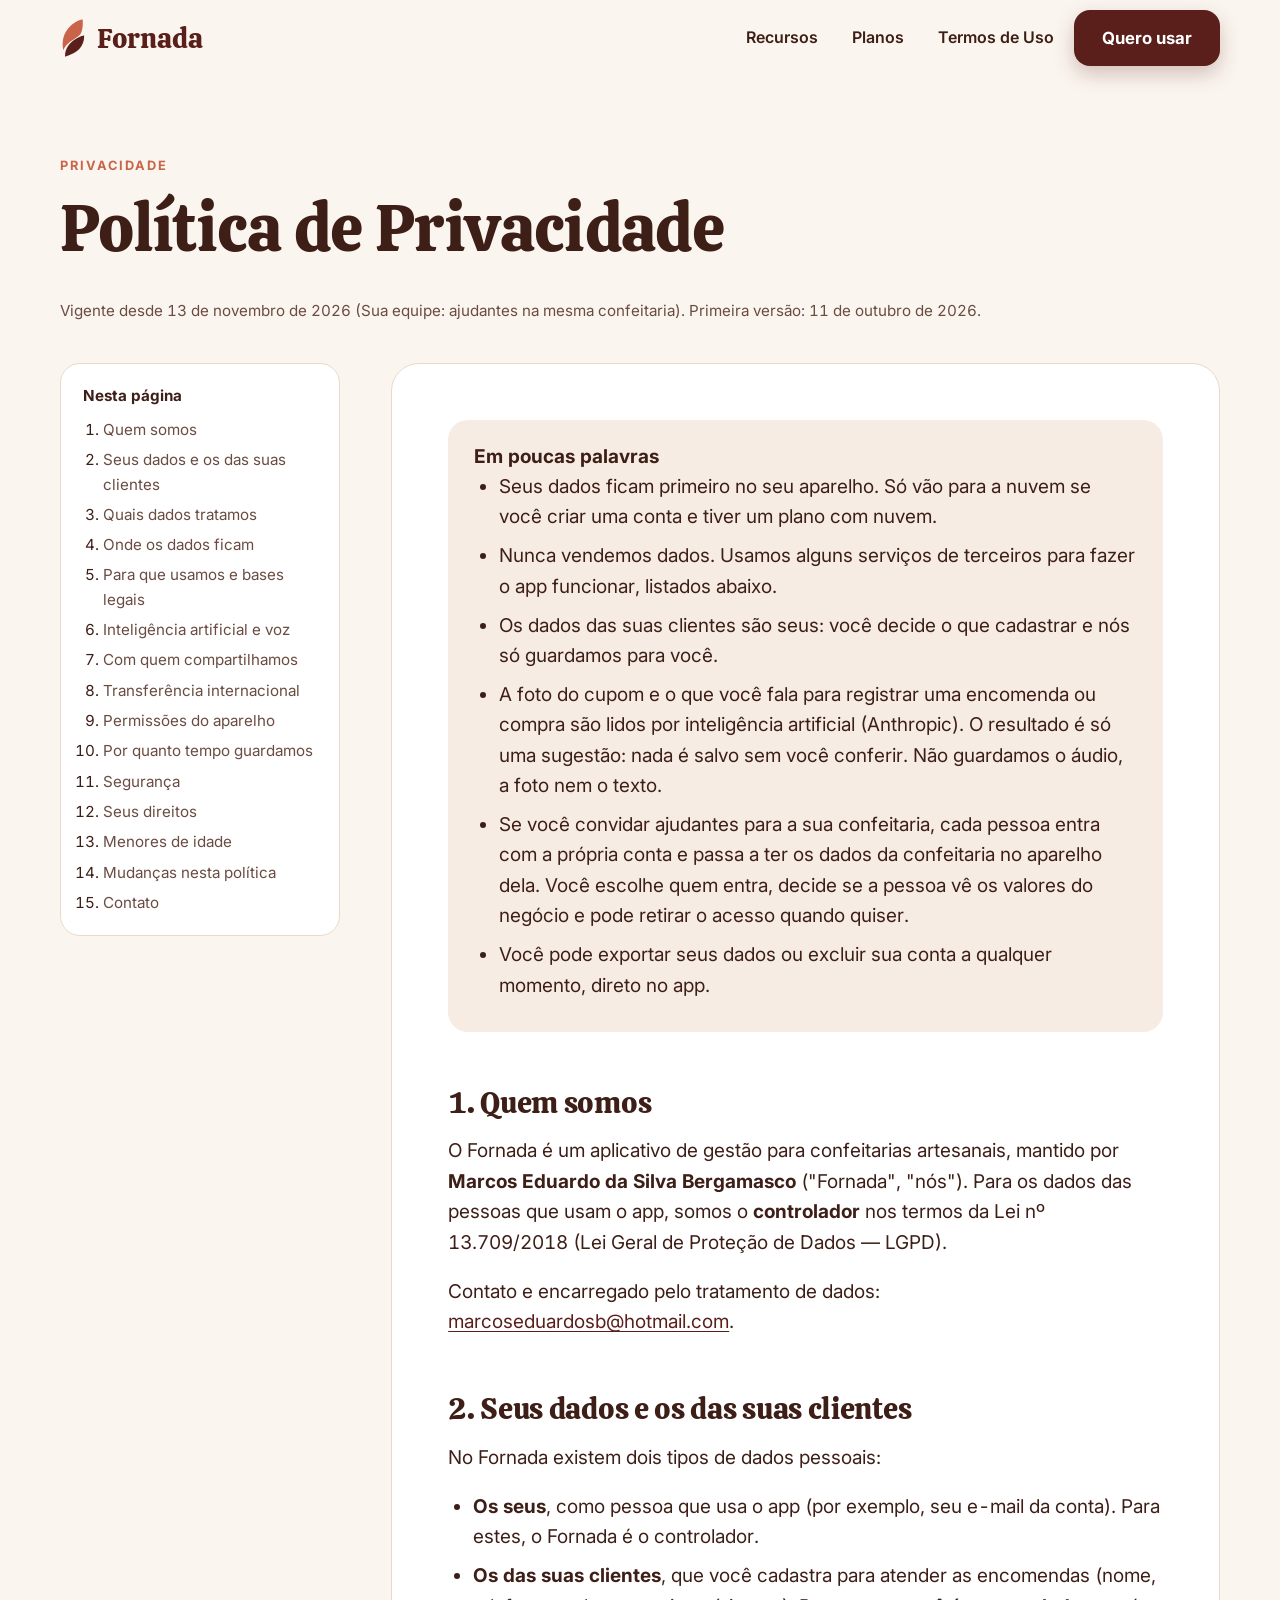
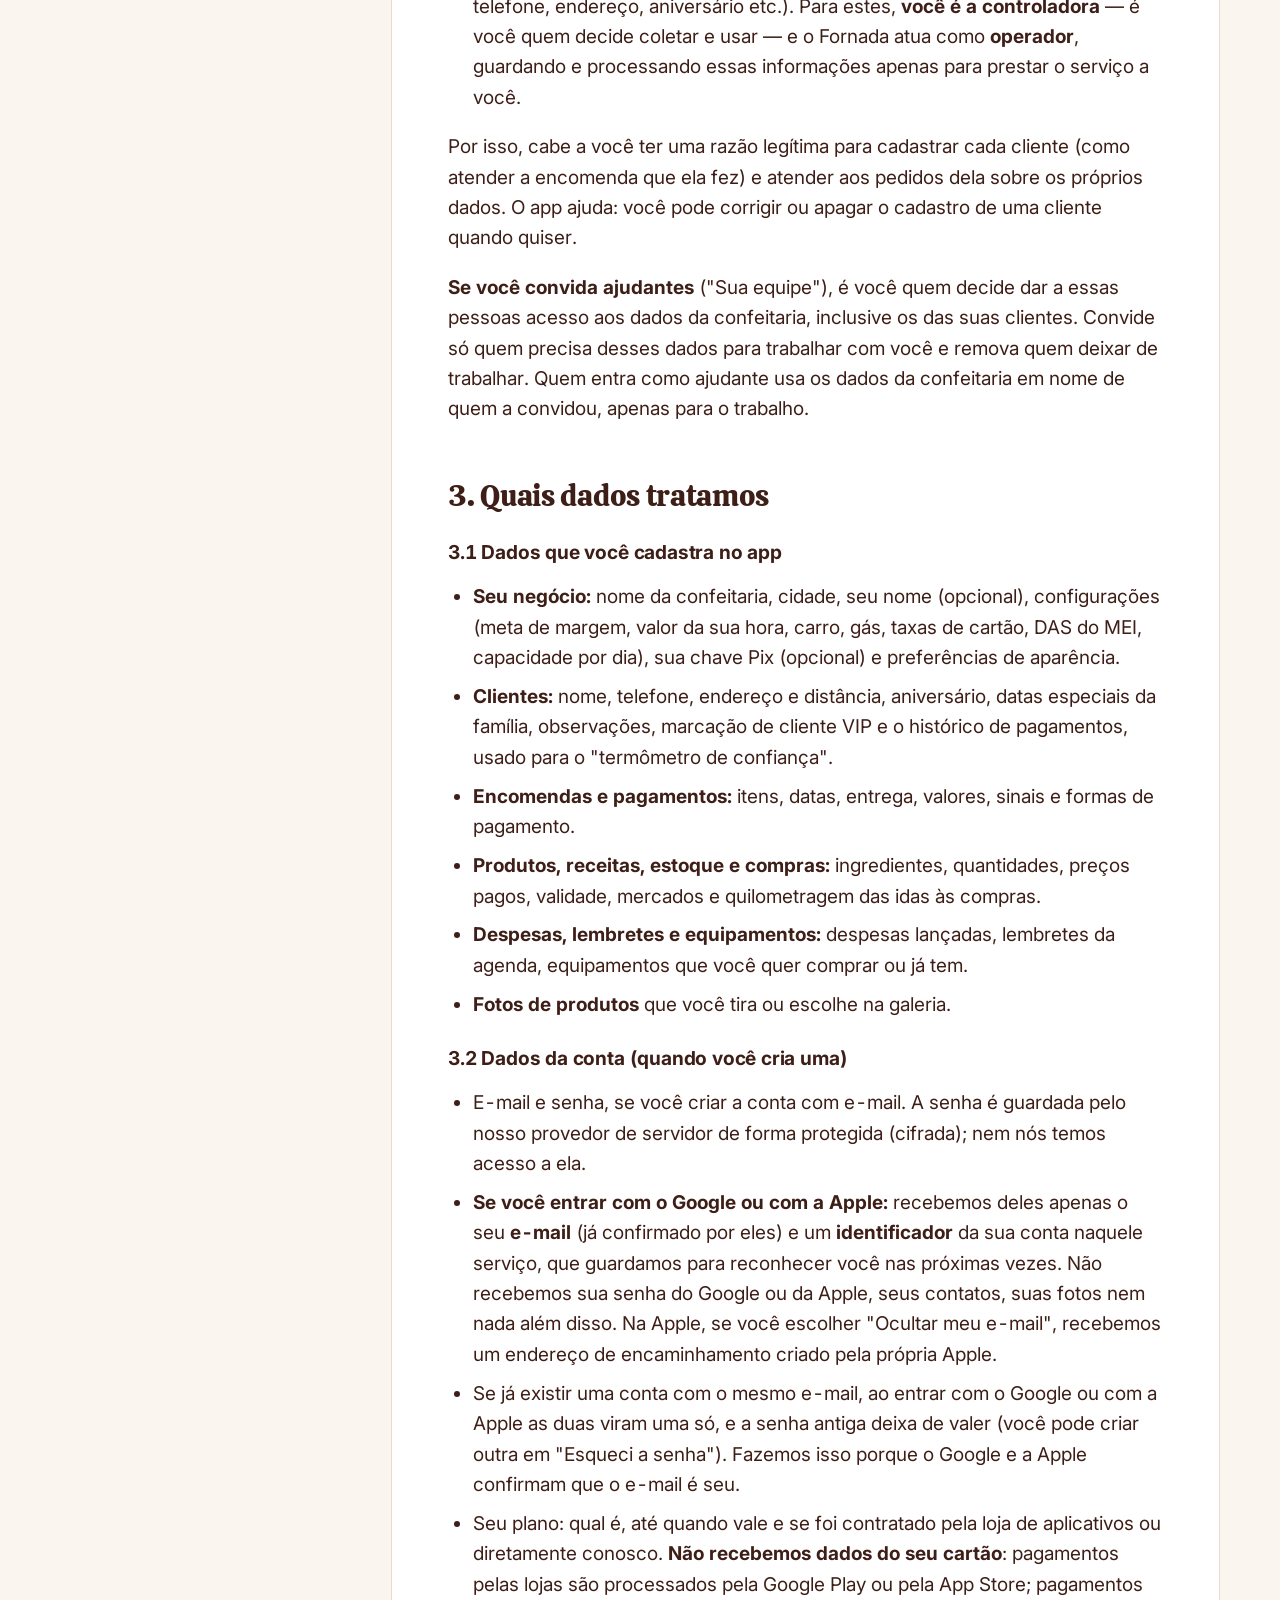
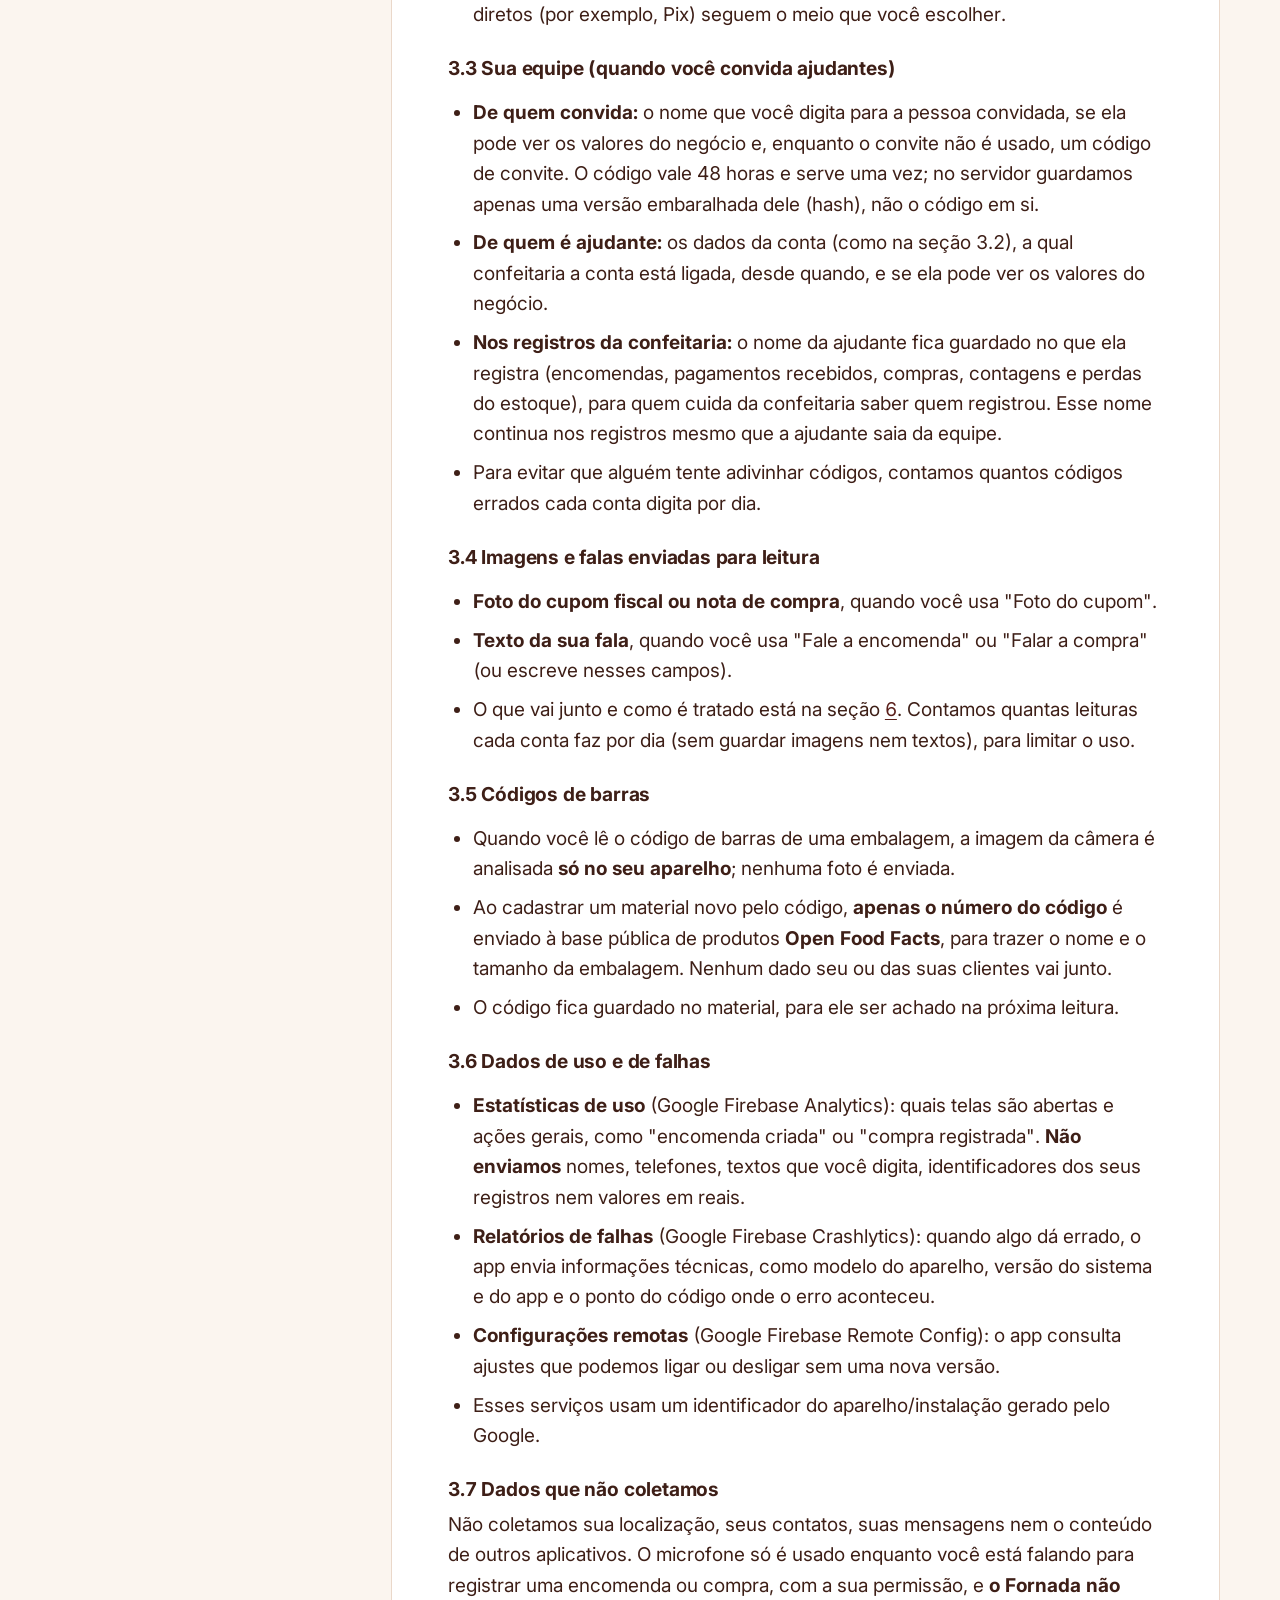
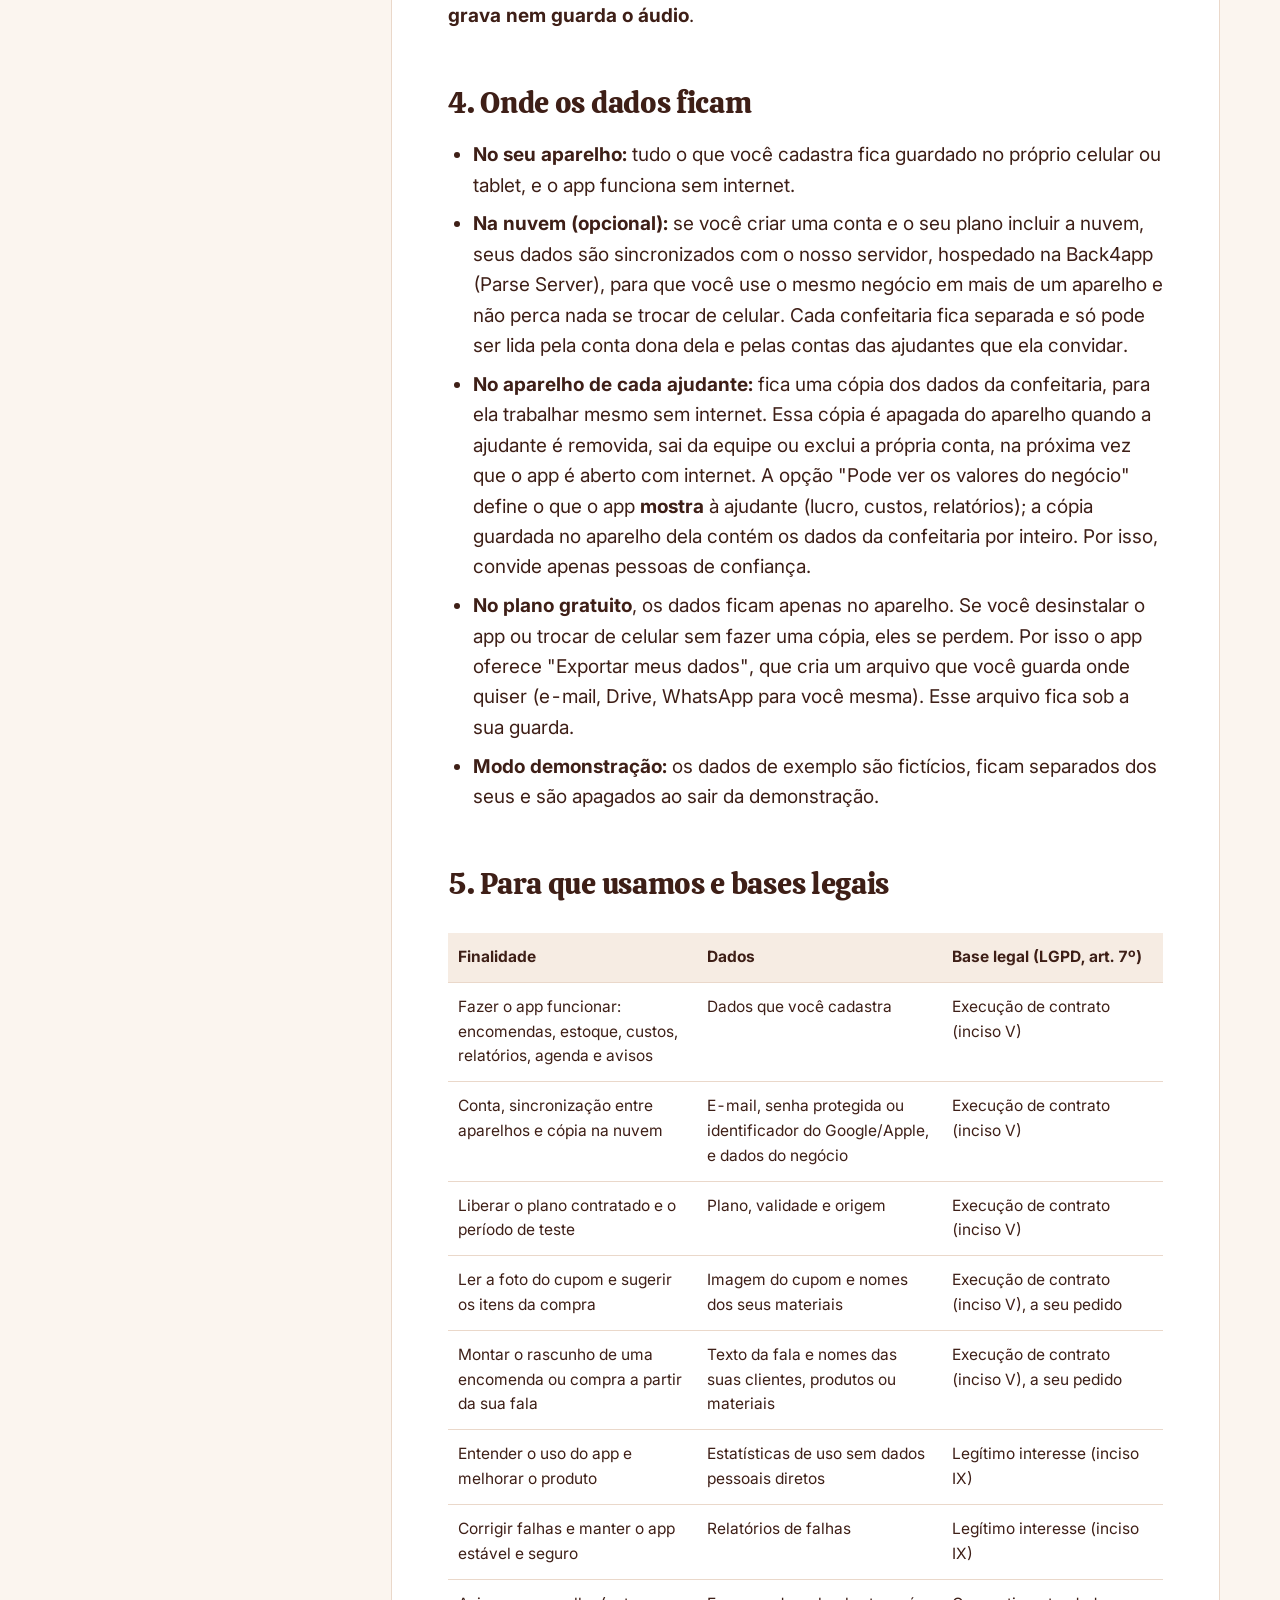
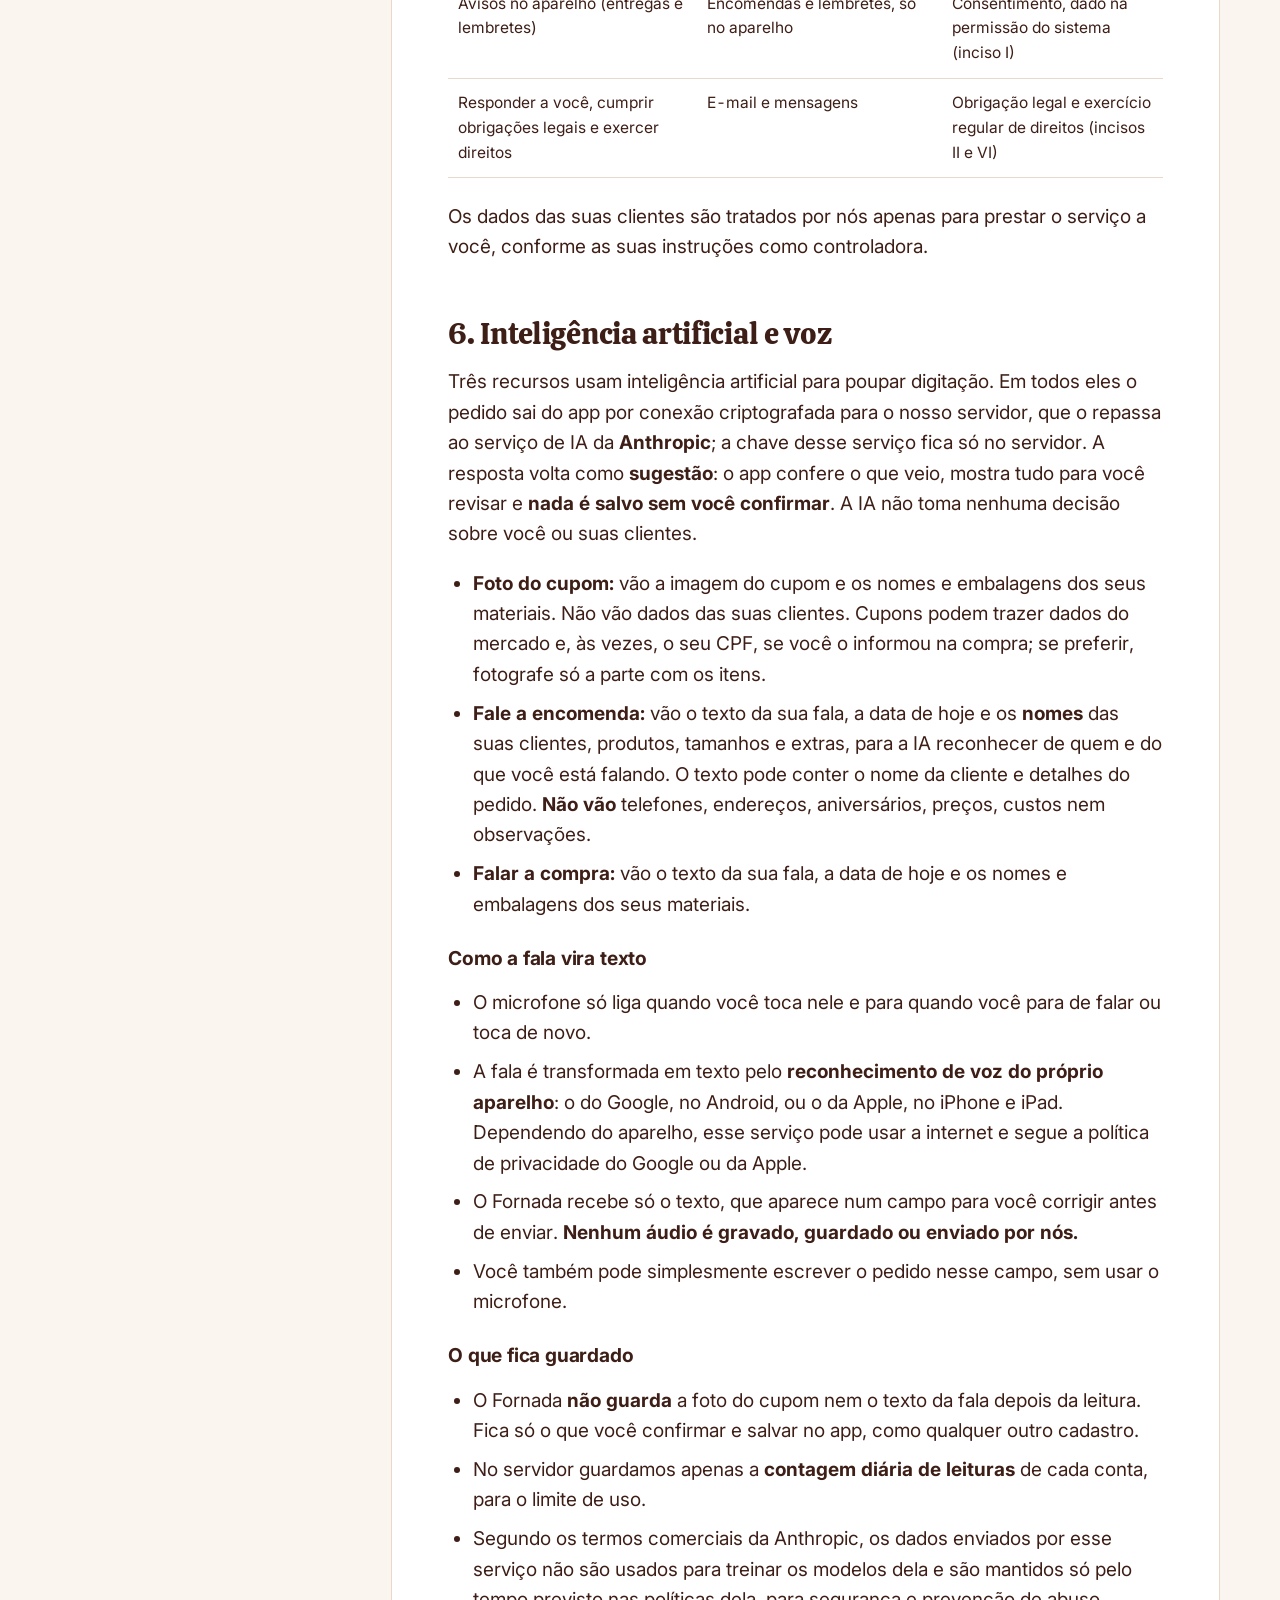
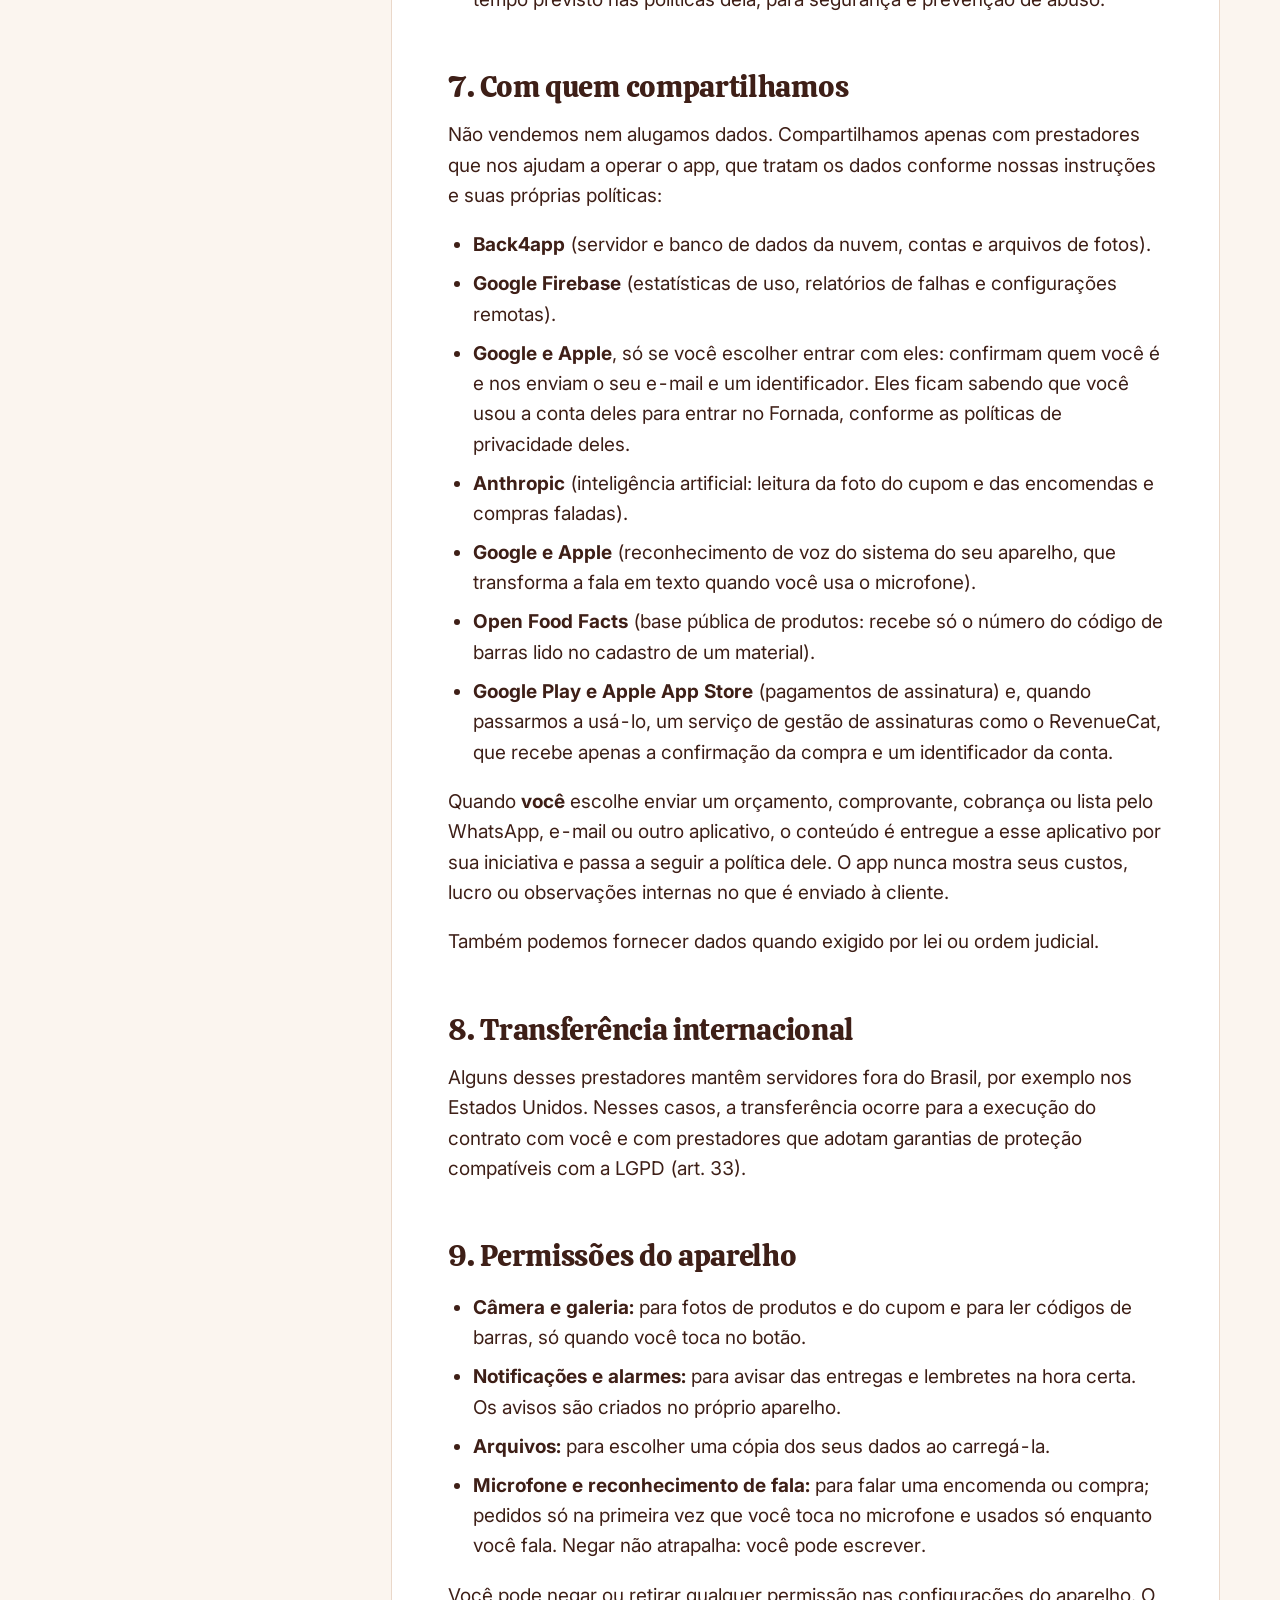
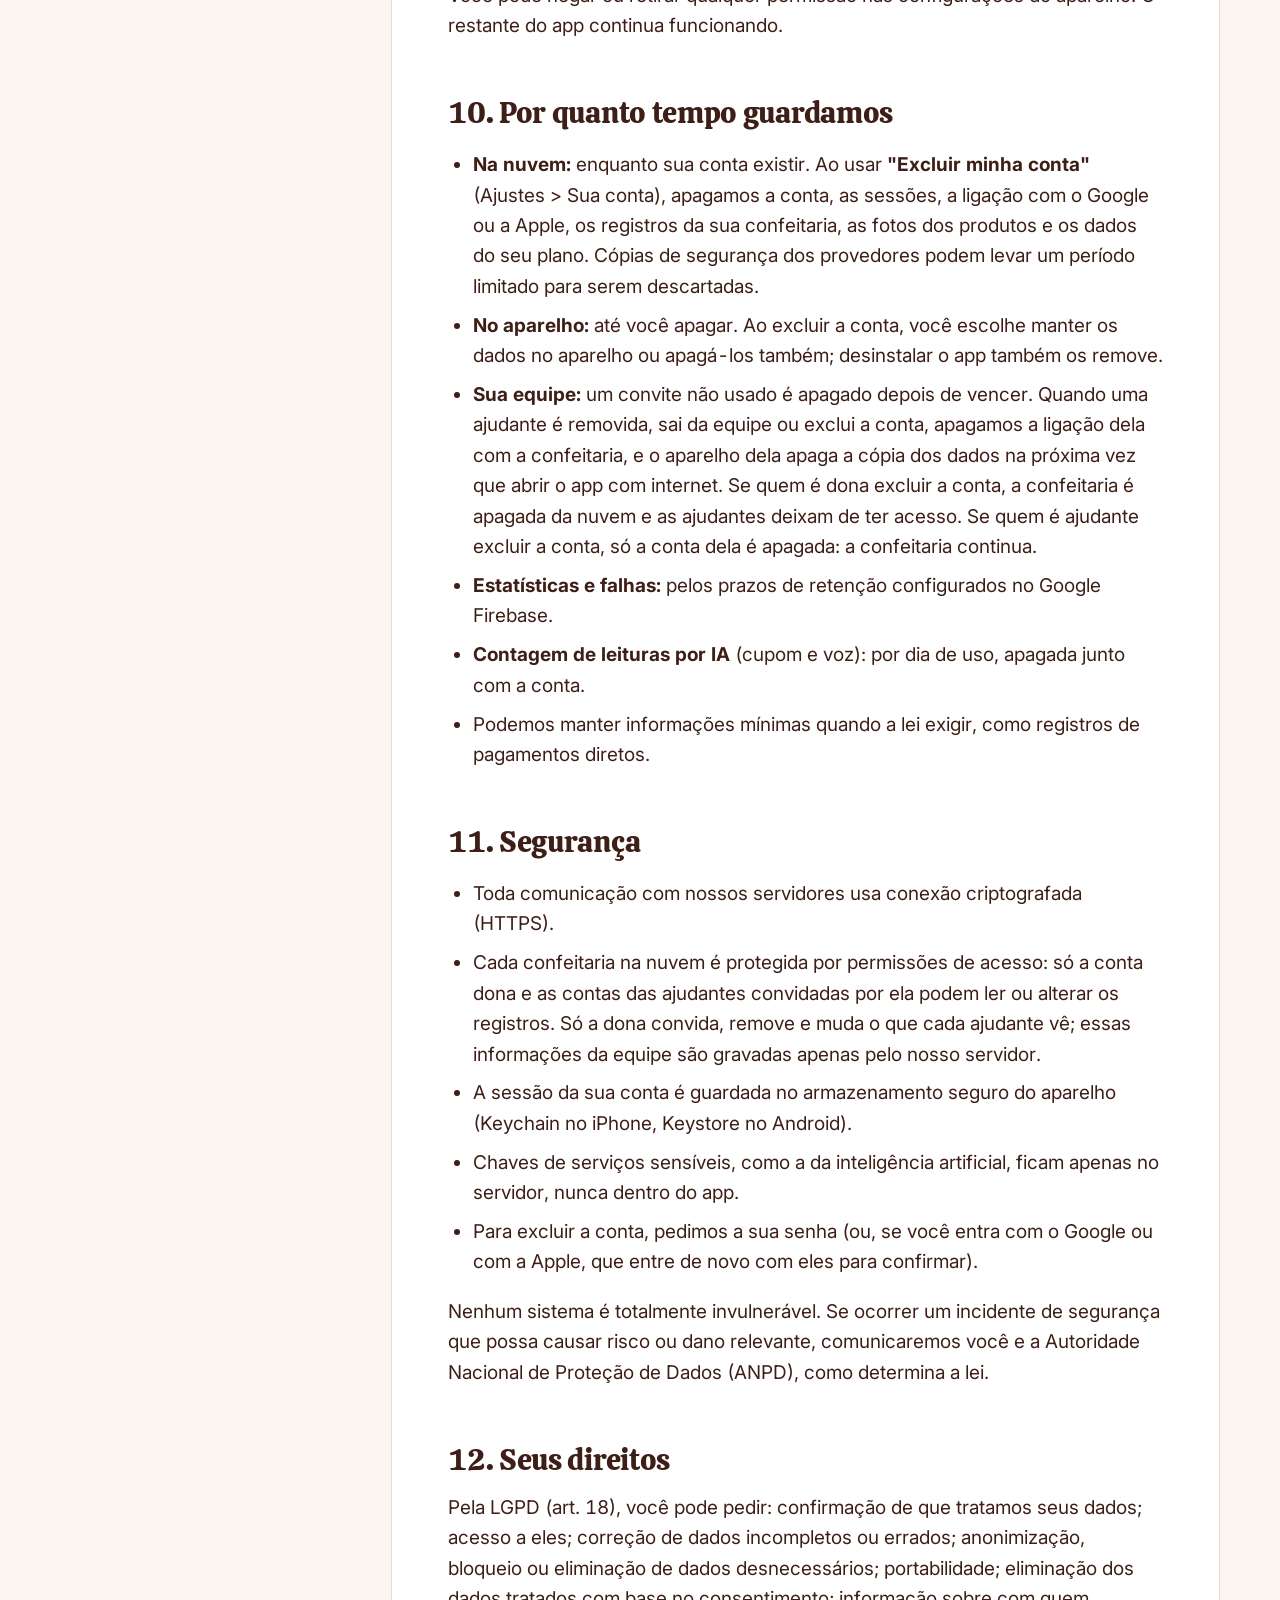
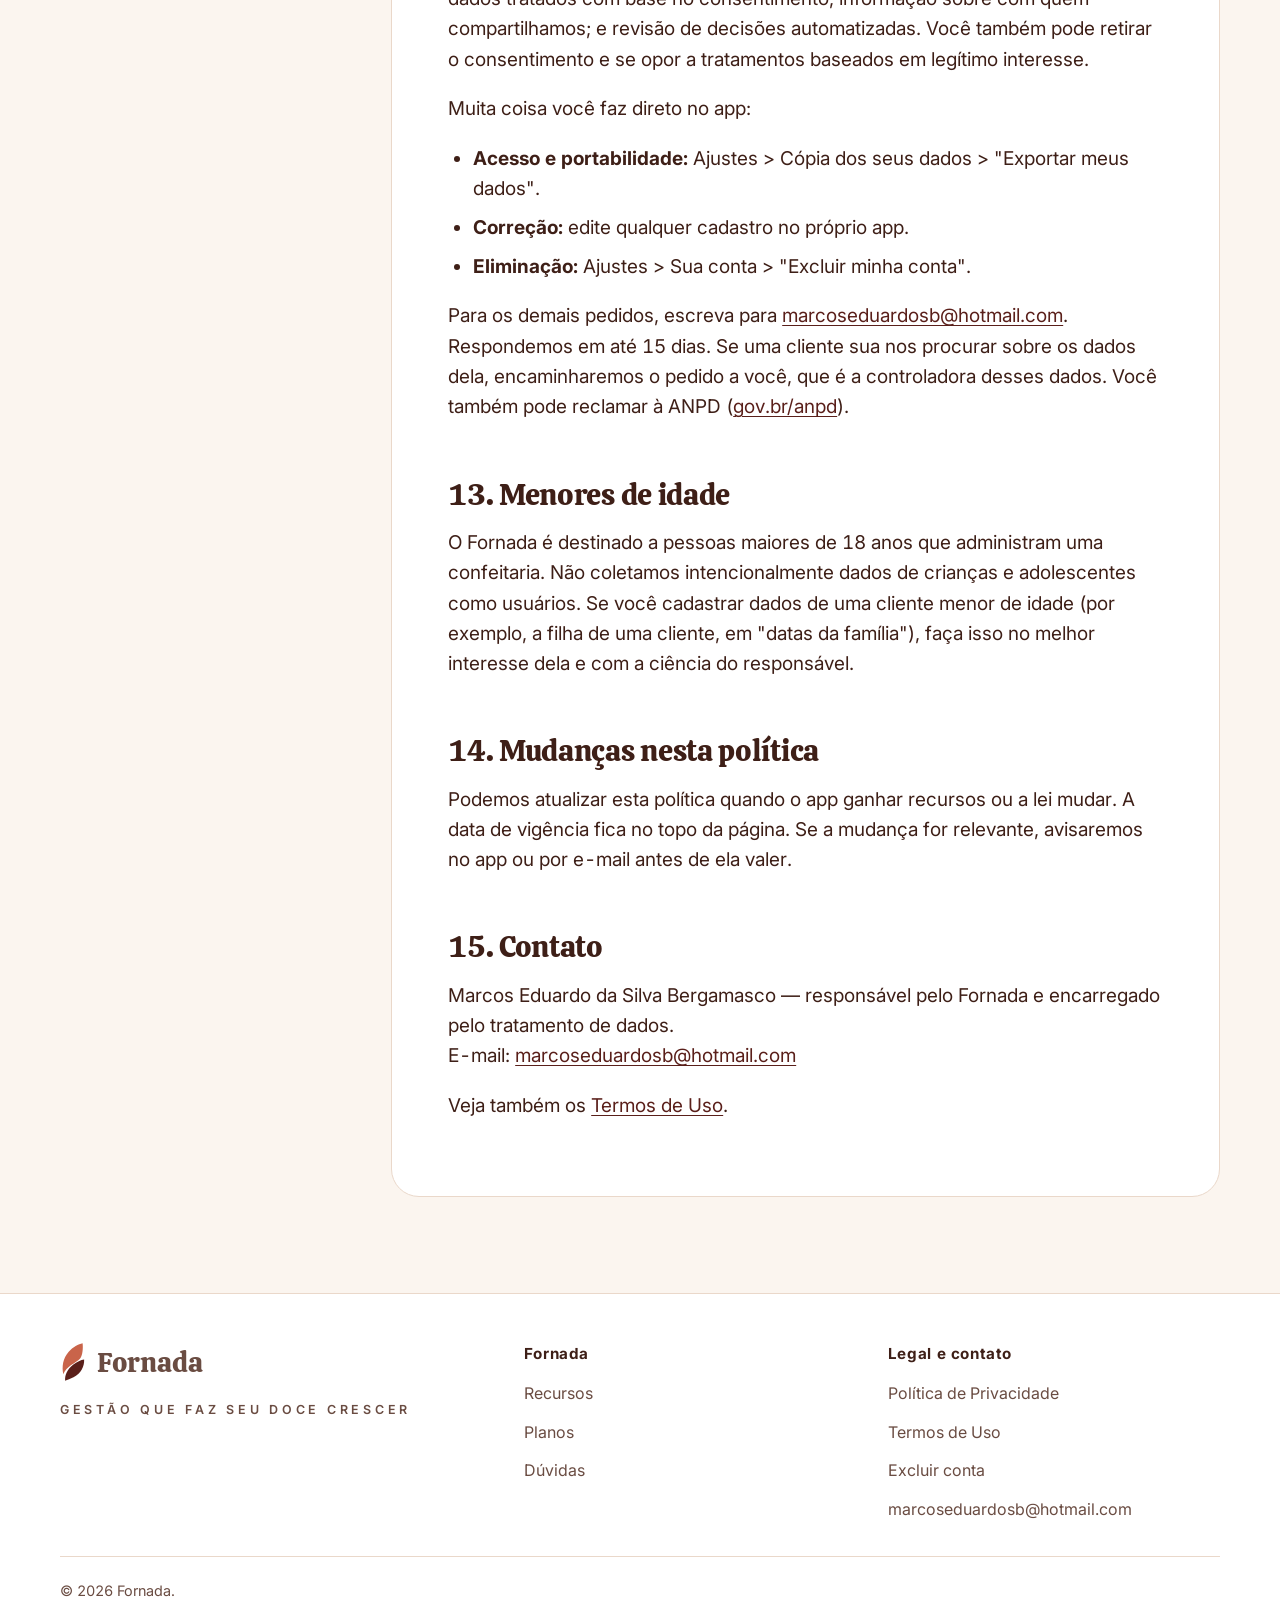
<file: privacidade.html>
<!doctype html>
<html lang="pt-BR">
<head>
  <meta charset="utf-8">
  <meta name="viewport" content="width=device-width, initial-scale=1">
  <title>Política de Privacidade — Fornada</title>
  <meta name="description" content="Como o Fornada trata os seus dados e os das suas clientes, conforme a Lei Geral de Proteção de Dados (LGPD).">
  <meta name="theme-color" content="#5A1F1A">
  <link rel="icon" href="assets/favicon.svg" type="image/svg+xml">
  <link rel="preconnect" href="https://fonts.googleapis.com">
  <link rel="preconnect" href="https://fonts.gstatic.com" crossorigin>
  <link href="https://fonts.googleapis.com/css2?family=Calistoga&family=Inter:wght@400;500;600;700;800&display=swap" rel="stylesheet">
  <link rel="stylesheet" href="assets/style.css">
  <script>document.documentElement.classList.add("js")</script>
</head>
<body>
<svg width="0" height="0" style="position:absolute" aria-hidden="true"><defs><symbol id="leaf" viewBox="-20 -10 290 440"><path fill="#C9644A" d="M225 3C232 60 225 135 198 172C150 225 45 255 13 345C-5 260 10 170 70 100C120 40 180 15 225 3Z"/><path fill="#5A1F1A" d="M242 182C246 262 205 335 125 378C92 395 58 407 33 416C28 350 58 288 120 240C165 205 205 188 242 182Z"/></symbol></defs></svg>
<a class="skip" href="#conteudo">Pular para o conteúdo</a>
<header class="site-header">
  <div class="wrap">
    <a class="brand" href="./" aria-label="Fornada, página inicial"><svg aria-hidden="true"><use href="#leaf"/></svg><span>Fornada</span></a>
    <nav class="nav" aria-label="Principal">
      <a href="./#recursos">Recursos</a>
      <a href="./#planos">Planos</a>
      <a href="termos.html">Termos de Uso</a>
      <a class="btn btn-primary" href="./#comecar">Quero usar</a>
    </nav>
  </div>
</header>

<main id="conteudo">
  <div class="wrap legal-hero">
    <span class="eyebrow">Privacidade</span>
    <h1>Política de Privacidade</h1>
    <p class="updated">Vigente desde 13 de novembro de 2026 (Sua equipe: ajudantes na mesma confeitaria). Primeira versão: 11 de outubro de 2026.</p>
  </div>

  <div class="wrap legal">
    <nav class="toc" aria-label="Nesta página">
      <strong>Nesta página</strong>
      <ol>
        <li><a href="#quem">Quem somos</a></li>
        <li><a href="#papeis">Seus dados e os das suas clientes</a></li>
        <li><a href="#dados">Quais dados tratamos</a></li>
        <li><a href="#onde">Onde os dados ficam</a></li>
        <li><a href="#finalidades">Para que usamos e bases legais</a></li>
        <li><a href="#ia">Inteligência artificial e voz</a></li>
        <li><a href="#compartilhamento">Com quem compartilhamos</a></li>
        <li><a href="#internacional">Transferência internacional</a></li>
        <li><a href="#permissoes">Permissões do aparelho</a></li>
        <li><a href="#retencao">Por quanto tempo guardamos</a></li>
        <li><a href="#seguranca">Segurança</a></li>
        <li><a href="#direitos">Seus direitos</a></li>
        <li><a href="#menores">Menores de idade</a></li>
        <li><a href="#mudancas">Mudanças nesta política</a></li>
        <li><a href="#contato">Contato</a></li>
      </ol>
    </nav>

    <article class="doc">
      <div class="summary">
        <strong>Em poucas palavras</strong>
        <ul>
          <li>Seus dados ficam primeiro no seu aparelho. Só vão para a nuvem se você criar uma conta e tiver um plano com nuvem.</li>
          <li>Nunca vendemos dados. Usamos alguns serviços de terceiros para fazer o app funcionar, listados abaixo.</li>
          <li>Os dados das suas clientes são seus: você decide o que cadastrar e nós só guardamos para você.</li>
          <li>A foto do cupom e o que você fala para registrar uma encomenda ou compra são lidos por inteligência artificial (Anthropic). O resultado é só uma sugestão: nada é salvo sem você conferir. Não guardamos o áudio, a foto nem o texto.</li>
          <li>Se você convidar ajudantes para a sua confeitaria, cada pessoa entra com a própria conta e passa a ter os dados da confeitaria no aparelho dela. Você escolhe quem entra, decide se a pessoa vê os valores do negócio e pode retirar o acesso quando quiser.</li>
          <li>Você pode exportar seus dados ou excluir sua conta a qualquer momento, direto no app.</li>
        </ul>
      </div>

      <h2 id="quem">1. Quem somos</h2>
      <p>O Fornada é um aplicativo de gestão para confeitarias artesanais, mantido por <strong>Marcos Eduardo da Silva Bergamasco</strong> ("Fornada", "nós"). Para os dados das pessoas que usam o app, somos o <strong>controlador</strong> nos termos da Lei nº 13.709/2018 (Lei Geral de Proteção de Dados — LGPD).</p>
      <p>Contato e encarregado pelo tratamento de dados: <a href="mailto:marcoseduardosb@hotmail.com">marcoseduardosb@hotmail.com</a>.</p>

      <h2 id="papeis">2. Seus dados e os das suas clientes</h2>
      <p>No Fornada existem dois tipos de dados pessoais:</p>
      <ul>
        <li><strong>Os seus</strong>, como pessoa que usa o app (por exemplo, seu e-mail da conta). Para estes, o Fornada é o controlador.</li>
        <li><strong>Os das suas clientes</strong>, que você cadastra para atender as encomendas (nome, telefone, endereço, aniversário etc.). Para estes, <strong>você é a controladora</strong> — é você quem decide coletar e usar — e o Fornada atua como <strong>operador</strong>, guardando e processando essas informações apenas para prestar o serviço a você.</li>
      </ul>
      <p>Por isso, cabe a você ter uma razão legítima para cadastrar cada cliente (como atender a encomenda que ela fez) e atender aos pedidos dela sobre os próprios dados. O app ajuda: você pode corrigir ou apagar o cadastro de uma cliente quando quiser.</p>
      <p><strong>Se você convida ajudantes</strong> ("Sua equipe"), é você quem decide dar a essas pessoas acesso aos dados da confeitaria, inclusive os das suas clientes. Convide só quem precisa desses dados para trabalhar com você e remova quem deixar de trabalhar. Quem entra como ajudante usa os dados da confeitaria em nome de quem a convidou, apenas para o trabalho.</p>

      <h2 id="dados">3. Quais dados tratamos</h2>
      <h3>3.1 Dados que você cadastra no app</h3>
      <ul>
        <li><strong>Seu negócio:</strong> nome da confeitaria, cidade, seu nome (opcional), configurações (meta de margem, valor da sua hora, carro, gás, taxas de cartão, DAS do MEI, capacidade por dia), sua chave Pix (opcional) e preferências de aparência.</li>
        <li><strong>Clientes:</strong> nome, telefone, endereço e distância, aniversário, datas especiais da família, observações, marcação de cliente VIP e o histórico de pagamentos, usado para o "termômetro de confiança".</li>
        <li><strong>Encomendas e pagamentos:</strong> itens, datas, entrega, valores, sinais e formas de pagamento.</li>
        <li><strong>Produtos, receitas, estoque e compras:</strong> ingredientes, quantidades, preços pagos, validade, mercados e quilometragem das idas às compras.</li>
        <li><strong>Despesas, lembretes e equipamentos:</strong> despesas lançadas, lembretes da agenda, equipamentos que você quer comprar ou já tem.</li>
        <li><strong>Fotos de produtos</strong> que você tira ou escolhe na galeria.</li>
      </ul>
      <h3>3.2 Dados da conta (quando você cria uma)</h3>
      <ul>
        <li>E-mail e senha, se você criar a conta com e-mail. A senha é guardada pelo nosso provedor de servidor de forma protegida (cifrada); nem nós temos acesso a ela.</li>
        <li><strong>Se você entrar com o Google ou com a Apple:</strong> recebemos deles apenas o seu <strong>e-mail</strong> (já confirmado por eles) e um <strong>identificador</strong> da sua conta naquele serviço, que guardamos para reconhecer você nas próximas vezes. Não recebemos sua senha do Google ou da Apple, seus contatos, suas fotos nem nada além disso. Na Apple, se você escolher "Ocultar meu e-mail", recebemos um endereço de encaminhamento criado pela própria Apple.</li>
        <li>Se já existir uma conta com o mesmo e-mail, ao entrar com o Google ou com a Apple as duas viram uma só, e a senha antiga deixa de valer (você pode criar outra em "Esqueci a senha"). Fazemos isso porque o Google e a Apple confirmam que o e-mail é seu.</li>
        <li>Seu plano: qual é, até quando vale e se foi contratado pela loja de aplicativos ou diretamente conosco. <strong>Não recebemos dados do seu cartão</strong>: pagamentos pelas lojas são processados pela Google Play ou pela App Store; pagamentos diretos (por exemplo, Pix) seguem o meio que você escolher.</li>
      </ul>
      <h3>3.3 Sua equipe (quando você convida ajudantes)</h3>
      <ul>
        <li><strong>De quem convida:</strong> o nome que você digita para a pessoa convidada, se ela pode ver os valores do negócio e, enquanto o convite não é usado, um código de convite. O código vale 48 horas e serve uma vez; no servidor guardamos apenas uma versão embaralhada dele (hash), não o código em si.</li>
        <li><strong>De quem é ajudante:</strong> os dados da conta (como na seção 3.2), a qual confeitaria a conta está ligada, desde quando, e se ela pode ver os valores do negócio.</li>
        <li><strong>Nos registros da confeitaria:</strong> o nome da ajudante fica guardado no que ela registra (encomendas, pagamentos recebidos, compras, contagens e perdas do estoque), para quem cuida da confeitaria saber quem registrou. Esse nome continua nos registros mesmo que a ajudante saia da equipe.</li>
        <li>Para evitar que alguém tente adivinhar códigos, contamos quantos códigos errados cada conta digita por dia.</li>
      </ul>
      <h3>3.4 Imagens e falas enviadas para leitura</h3>
      <ul>
        <li><strong>Foto do cupom fiscal ou nota de compra</strong>, quando você usa "Foto do cupom".</li>
        <li><strong>Texto da sua fala</strong>, quando você usa "Fale a encomenda" ou "Falar a compra" (ou escreve nesses campos).</li>
        <li>O que vai junto e como é tratado está na seção <a href="#ia">6</a>. Contamos quantas leituras cada conta faz por dia (sem guardar imagens nem textos), para limitar o uso.</li>
      </ul>
      <h3>3.5 Códigos de barras</h3>
      <ul>
        <li>Quando você lê o código de barras de uma embalagem, a imagem da câmera é analisada <strong>só no seu aparelho</strong>; nenhuma foto é enviada.</li>
        <li>Ao cadastrar um material novo pelo código, <strong>apenas o número do código</strong> é enviado à base pública de produtos <strong>Open Food Facts</strong>, para trazer o nome e o tamanho da embalagem. Nenhum dado seu ou das suas clientes vai junto.</li>
        <li>O código fica guardado no material, para ele ser achado na próxima leitura.</li>
      </ul>
      <h3>3.6 Dados de uso e de falhas</h3>
      <ul>
        <li><strong>Estatísticas de uso</strong> (Google Firebase Analytics): quais telas são abertas e ações gerais, como "encomenda criada" ou "compra registrada". <strong>Não enviamos</strong> nomes, telefones, textos que você digita, identificadores dos seus registros nem valores em reais.</li>
        <li><strong>Relatórios de falhas</strong> (Google Firebase Crashlytics): quando algo dá errado, o app envia informações técnicas, como modelo do aparelho, versão do sistema e do app e o ponto do código onde o erro aconteceu.</li>
        <li><strong>Configurações remotas</strong> (Google Firebase Remote Config): o app consulta ajustes que podemos ligar ou desligar sem uma nova versão.</li>
        <li>Esses serviços usam um identificador do aparelho/instalação gerado pelo Google.</li>
      </ul>
      <h3>3.7 Dados que não coletamos</h3>
      <p>Não coletamos sua localização, seus contatos, suas mensagens nem o conteúdo de outros aplicativos. O microfone só é usado enquanto você está falando para registrar uma encomenda ou compra, com a sua permissão, e <strong>o Fornada não grava nem guarda o áudio</strong>.</p>

      <h2 id="onde">4. Onde os dados ficam</h2>
      <ul>
        <li><strong>No seu aparelho:</strong> tudo o que você cadastra fica guardado no próprio celular ou tablet, e o app funciona sem internet.</li>
        <li><strong>Na nuvem (opcional):</strong> se você criar uma conta e o seu plano incluir a nuvem, seus dados são sincronizados com o nosso servidor, hospedado na Back4app (Parse Server), para que você use o mesmo negócio em mais de um aparelho e não perca nada se trocar de celular. Cada confeitaria fica separada e só pode ser lida pela conta dona dela e pelas contas das ajudantes que ela convidar.</li>
        <li><strong>No aparelho de cada ajudante:</strong> fica uma cópia dos dados da confeitaria, para ela trabalhar mesmo sem internet. Essa cópia é apagada do aparelho quando a ajudante é removida, sai da equipe ou exclui a própria conta, na próxima vez que o app é aberto com internet. A opção "Pode ver os valores do negócio" define o que o app <strong>mostra</strong> à ajudante (lucro, custos, relatórios); a cópia guardada no aparelho dela contém os dados da confeitaria por inteiro. Por isso, convide apenas pessoas de confiança.</li>
        <li><strong>No plano gratuito</strong>, os dados ficam apenas no aparelho. Se você desinstalar o app ou trocar de celular sem fazer uma cópia, eles se perdem. Por isso o app oferece "Exportar meus dados", que cria um arquivo que você guarda onde quiser (e-mail, Drive, WhatsApp para você mesma). Esse arquivo fica sob a sua guarda.</li>
        <li><strong>Modo demonstração:</strong> os dados de exemplo são fictícios, ficam separados dos seus e são apagados ao sair da demonstração.</li>
      </ul>

      <h2 id="finalidades">5. Para que usamos e bases legais</h2>
      <div class="table-scroll">
        <table>
          <thead><tr><th>Finalidade</th><th>Dados</th><th>Base legal (LGPD, art. 7º)</th></tr></thead>
          <tbody>
            <tr><td>Fazer o app funcionar: encomendas, estoque, custos, relatórios, agenda e avisos</td><td>Dados que você cadastra</td><td>Execução de contrato (inciso V)</td></tr>
            <tr><td>Conta, sincronização entre aparelhos e cópia na nuvem</td><td>E-mail, senha protegida ou identificador do Google/Apple, e dados do negócio</td><td>Execução de contrato (inciso V)</td></tr>
            <tr><td>Liberar o plano contratado e o período de teste</td><td>Plano, validade e origem</td><td>Execução de contrato (inciso V)</td></tr>
            <tr><td>Ler a foto do cupom e sugerir os itens da compra</td><td>Imagem do cupom e nomes dos seus materiais</td><td>Execução de contrato (inciso V), a seu pedido</td></tr>
            <tr><td>Montar o rascunho de uma encomenda ou compra a partir da sua fala</td><td>Texto da fala e nomes das suas clientes, produtos ou materiais</td><td>Execução de contrato (inciso V), a seu pedido</td></tr>
            <tr><td>Entender o uso do app e melhorar o produto</td><td>Estatísticas de uso sem dados pessoais diretos</td><td>Legítimo interesse (inciso IX)</td></tr>
            <tr><td>Corrigir falhas e manter o app estável e seguro</td><td>Relatórios de falhas</td><td>Legítimo interesse (inciso IX)</td></tr>
            <tr><td>Avisos no aparelho (entregas e lembretes)</td><td>Encomendas e lembretes, só no aparelho</td><td>Consentimento, dado na permissão do sistema (inciso I)</td></tr>
            <tr><td>Responder a você, cumprir obrigações legais e exercer direitos</td><td>E-mail e mensagens</td><td>Obrigação legal e exercício regular de direitos (incisos II e VI)</td></tr>
          </tbody>
        </table>
      </div>
      <p>Os dados das suas clientes são tratados por nós apenas para prestar o serviço a você, conforme as suas instruções como controladora.</p>

      <h2 id="ia">6. Inteligência artificial e voz</h2>
      <p>Três recursos usam inteligência artificial para poupar digitação. Em todos eles o pedido sai do app por conexão criptografada para o nosso servidor, que o repassa ao serviço de IA da <strong>Anthropic</strong>; a chave desse serviço fica só no servidor. A resposta volta como <strong>sugestão</strong>: o app confere o que veio, mostra tudo para você revisar e <strong>nada é salvo sem você confirmar</strong>. A IA não toma nenhuma decisão sobre você ou suas clientes.</p>
      <ul>
        <li><strong>Foto do cupom:</strong> vão a imagem do cupom e os nomes e embalagens dos seus materiais. Não vão dados das suas clientes. Cupons podem trazer dados do mercado e, às vezes, o seu CPF, se você o informou na compra; se preferir, fotografe só a parte com os itens.</li>
        <li><strong>Fale a encomenda:</strong> vão o texto da sua fala, a data de hoje e os <strong>nomes</strong> das suas clientes, produtos, tamanhos e extras, para a IA reconhecer de quem e do que você está falando. O texto pode conter o nome da cliente e detalhes do pedido. <strong>Não vão</strong> telefones, endereços, aniversários, preços, custos nem observações.</li>
        <li><strong>Falar a compra:</strong> vão o texto da sua fala, a data de hoje e os nomes e embalagens dos seus materiais.</li>
      </ul>
      <h3>Como a fala vira texto</h3>
      <ul>
        <li>O microfone só liga quando você toca nele e para quando você para de falar ou toca de novo.</li>
        <li>A fala é transformada em texto pelo <strong>reconhecimento de voz do próprio aparelho</strong>: o do Google, no Android, ou o da Apple, no iPhone e iPad. Dependendo do aparelho, esse serviço pode usar a internet e segue a política de privacidade do Google ou da Apple.</li>
        <li>O Fornada recebe só o texto, que aparece num campo para você corrigir antes de enviar. <strong>Nenhum áudio é gravado, guardado ou enviado por nós.</strong></li>
        <li>Você também pode simplesmente escrever o pedido nesse campo, sem usar o microfone.</li>
      </ul>
      <h3>O que fica guardado</h3>
      <ul>
        <li>O Fornada <strong>não guarda</strong> a foto do cupom nem o texto da fala depois da leitura. Fica só o que você confirmar e salvar no app, como qualquer outro cadastro.</li>
        <li>No servidor guardamos apenas a <strong>contagem diária de leituras</strong> de cada conta, para o limite de uso.</li>
        <li>Segundo os termos comerciais da Anthropic, os dados enviados por esse serviço não são usados para treinar os modelos dela e são mantidos só pelo tempo previsto nas políticas dela, para segurança e prevenção de abuso.</li>
      </ul>

      <h2 id="compartilhamento">7. Com quem compartilhamos</h2>
      <p>Não vendemos nem alugamos dados. Compartilhamos apenas com prestadores que nos ajudam a operar o app, que tratam os dados conforme nossas instruções e suas próprias políticas:</p>
      <ul>
        <li><strong>Back4app</strong> (servidor e banco de dados da nuvem, contas e arquivos de fotos).</li>
        <li><strong>Google Firebase</strong> (estatísticas de uso, relatórios de falhas e configurações remotas).</li>
        <li><strong>Google e Apple</strong>, só se você escolher entrar com eles: confirmam quem você é e nos enviam o seu e-mail e um identificador. Eles ficam sabendo que você usou a conta deles para entrar no Fornada, conforme as políticas de privacidade deles.</li>
        <li><strong>Anthropic</strong> (inteligência artificial: leitura da foto do cupom e das encomendas e compras faladas).</li>
        <li><strong>Google e Apple</strong> (reconhecimento de voz do sistema do seu aparelho, que transforma a fala em texto quando você usa o microfone).</li>
        <li><strong>Open Food Facts</strong> (base pública de produtos: recebe só o número do código de barras lido no cadastro de um material).</li>
        <li><strong>Google Play e Apple App Store</strong> (pagamentos de assinatura) e, quando passarmos a usá-lo, um serviço de gestão de assinaturas como o RevenueCat, que recebe apenas a confirmação da compra e um identificador da conta.</li>
      </ul>
      <p>Quando <strong>você</strong> escolhe enviar um orçamento, comprovante, cobrança ou lista pelo WhatsApp, e-mail ou outro aplicativo, o conteúdo é entregue a esse aplicativo por sua iniciativa e passa a seguir a política dele. O app nunca mostra seus custos, lucro ou observações internas no que é enviado à cliente.</p>
      <p>Também podemos fornecer dados quando exigido por lei ou ordem judicial.</p>

      <h2 id="internacional">8. Transferência internacional</h2>
      <p>Alguns desses prestadores mantêm servidores fora do Brasil, por exemplo nos Estados Unidos. Nesses casos, a transferência ocorre para a execução do contrato com você e com prestadores que adotam garantias de proteção compatíveis com a LGPD (art. 33).</p>

      <h2 id="permissoes">9. Permissões do aparelho</h2>
      <ul>
        <li><strong>Câmera e galeria:</strong> para fotos de produtos e do cupom e para ler códigos de barras, só quando você toca no botão.</li>
        <li><strong>Notificações e alarmes:</strong> para avisar das entregas e lembretes na hora certa. Os avisos são criados no próprio aparelho.</li>
        <li><strong>Arquivos:</strong> para escolher uma cópia dos seus dados ao carregá-la.</li>
        <li><strong>Microfone e reconhecimento de fala:</strong> para falar uma encomenda ou compra; pedidos só na primeira vez que você toca no microfone e usados só enquanto você fala. Negar não atrapalha: você pode escrever.</li>
      </ul>
      <p>Você pode negar ou retirar qualquer permissão nas configurações do aparelho. O restante do app continua funcionando.</p>

      <h2 id="retencao">10. Por quanto tempo guardamos</h2>
      <ul>
        <li><strong>Na nuvem:</strong> enquanto sua conta existir. Ao usar <strong>"Excluir minha conta"</strong> (Ajustes &gt; Sua conta), apagamos a conta, as sessões, a ligação com o Google ou a Apple, os registros da sua confeitaria, as fotos dos produtos e os dados do seu plano. Cópias de segurança dos provedores podem levar um período limitado para serem descartadas.</li>
        <li><strong>No aparelho:</strong> até você apagar. Ao excluir a conta, você escolhe manter os dados no aparelho ou apagá-los também; desinstalar o app também os remove.</li>
        <li><strong>Sua equipe:</strong> um convite não usado é apagado depois de vencer. Quando uma ajudante é removida, sai da equipe ou exclui a conta, apagamos a ligação dela com a confeitaria, e o aparelho dela apaga a cópia dos dados na próxima vez que abrir o app com internet. Se quem é dona excluir a conta, a confeitaria é apagada da nuvem e as ajudantes deixam de ter acesso. Se quem é ajudante excluir a conta, só a conta dela é apagada: a confeitaria continua.</li>
        <li><strong>Estatísticas e falhas:</strong> pelos prazos de retenção configurados no Google Firebase.</li>
        <li><strong>Contagem de leituras por IA</strong> (cupom e voz): por dia de uso, apagada junto com a conta.</li>
        <li>Podemos manter informações mínimas quando a lei exigir, como registros de pagamentos diretos.</li>
      </ul>

      <h2 id="seguranca">11. Segurança</h2>
      <ul>
        <li>Toda comunicação com nossos servidores usa conexão criptografada (HTTPS).</li>
        <li>Cada confeitaria na nuvem é protegida por permissões de acesso: só a conta dona e as contas das ajudantes convidadas por ela podem ler ou alterar os registros. Só a dona convida, remove e muda o que cada ajudante vê; essas informações da equipe são gravadas apenas pelo nosso servidor.</li>
        <li>A sessão da sua conta é guardada no armazenamento seguro do aparelho (Keychain no iPhone, Keystore no Android).</li>
        <li>Chaves de serviços sensíveis, como a da inteligência artificial, ficam apenas no servidor, nunca dentro do app.</li>
        <li>Para excluir a conta, pedimos a sua senha (ou, se você entra com o Google ou com a Apple, que entre de novo com eles para confirmar).</li>
      </ul>
      <p>Nenhum sistema é totalmente invulnerável. Se ocorrer um incidente de segurança que possa causar risco ou dano relevante, comunicaremos você e a Autoridade Nacional de Proteção de Dados (ANPD), como determina a lei.</p>

      <h2 id="direitos">12. Seus direitos</h2>
      <p>Pela LGPD (art. 18), você pode pedir: confirmação de que tratamos seus dados; acesso a eles; correção de dados incompletos ou errados; anonimização, bloqueio ou eliminação de dados desnecessários; portabilidade; eliminação dos dados tratados com base no consentimento; informação sobre com quem compartilhamos; e revisão de decisões automatizadas. Você também pode retirar o consentimento e se opor a tratamentos baseados em legítimo interesse.</p>
      <p>Muita coisa você faz direto no app:</p>
      <ul>
        <li><strong>Acesso e portabilidade:</strong> Ajustes &gt; Cópia dos seus dados &gt; "Exportar meus dados".</li>
        <li><strong>Correção:</strong> edite qualquer cadastro no próprio app.</li>
        <li><strong>Eliminação:</strong> Ajustes &gt; Sua conta &gt; "Excluir minha conta".</li>
      </ul>
      <p>Para os demais pedidos, escreva para <a href="mailto:marcoseduardosb@hotmail.com">marcoseduardosb@hotmail.com</a>. Respondemos em até 15 dias. Se uma cliente sua nos procurar sobre os dados dela, encaminharemos o pedido a você, que é a controladora desses dados. Você também pode reclamar à ANPD (<a href="https://www.gov.br/anpd" rel="noopener">gov.br/anpd</a>).</p>

      <h2 id="menores">13. Menores de idade</h2>
      <p>O Fornada é destinado a pessoas maiores de 18 anos que administram uma confeitaria. Não coletamos intencionalmente dados de crianças e adolescentes como usuários. Se você cadastrar dados de uma cliente menor de idade (por exemplo, a filha de uma cliente, em "datas da família"), faça isso no melhor interesse dela e com a ciência do responsável.</p>

      <h2 id="mudancas">14. Mudanças nesta política</h2>
      <p>Podemos atualizar esta política quando o app ganhar recursos ou a lei mudar. A data de vigência fica no topo da página. Se a mudança for relevante, avisaremos no app ou por e-mail antes de ela valer.</p>

      <h2 id="contato">15. Contato</h2>
      <p>Marcos Eduardo da Silva Bergamasco — responsável pelo Fornada e encarregado pelo tratamento de dados.<br>E-mail: <a href="mailto:marcoseduardosb@hotmail.com">marcoseduardosb@hotmail.com</a></p>
      <p>Veja também os <a href="termos.html">Termos de Uso</a>.</p>
    </article>
  </div>
</main>

<footer class="site-footer">
  <div class="wrap">
    <div>
      <a class="brand" href="./"><svg aria-hidden="true"><use href="#leaf"/></svg><span>Fornada</span></a>
      <div class="tagline">Gestão que faz seu doce crescer</div>
    </div>
    <div>
      <h4>Fornada</h4>
      <ul><li><a href="./#recursos">Recursos</a></li><li><a href="./#planos">Planos</a></li><li><a href="./#duvidas">Dúvidas</a></li></ul>
    </div>
    <div>
      <h4>Legal e contato</h4>
      <ul><li><a href="privacidade.html">Política de Privacidade</a></li><li><a href="termos.html">Termos de Uso</a></li><li><a href="excluir-conta.html">Excluir conta</a></li><li><a href="mailto:marcoseduardosb@hotmail.com">marcoseduardosb@hotmail.com</a></li></ul>
    </div>
    <p class="copy">© 2026 Fornada.</p>
  </div>
</footer>
<script src="assets/site.js" defer></script>
</body>
</html>
</file>
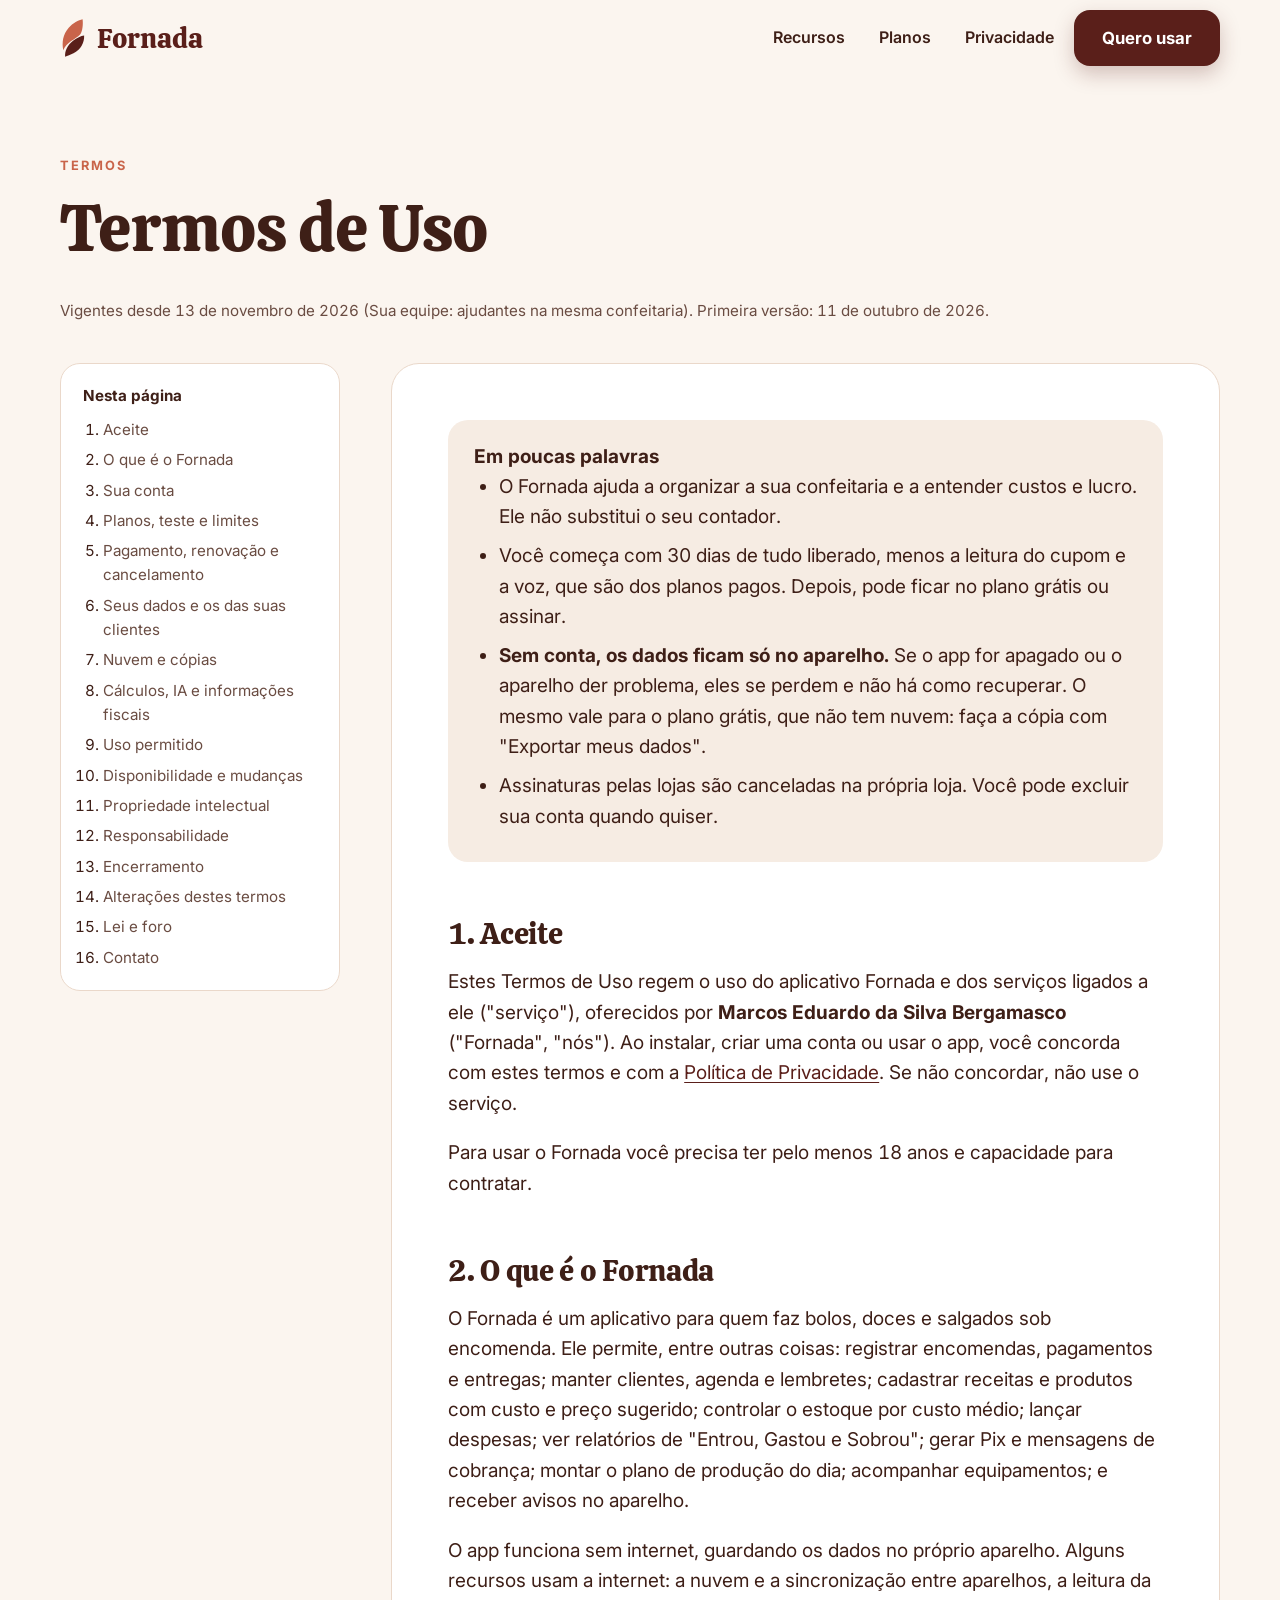
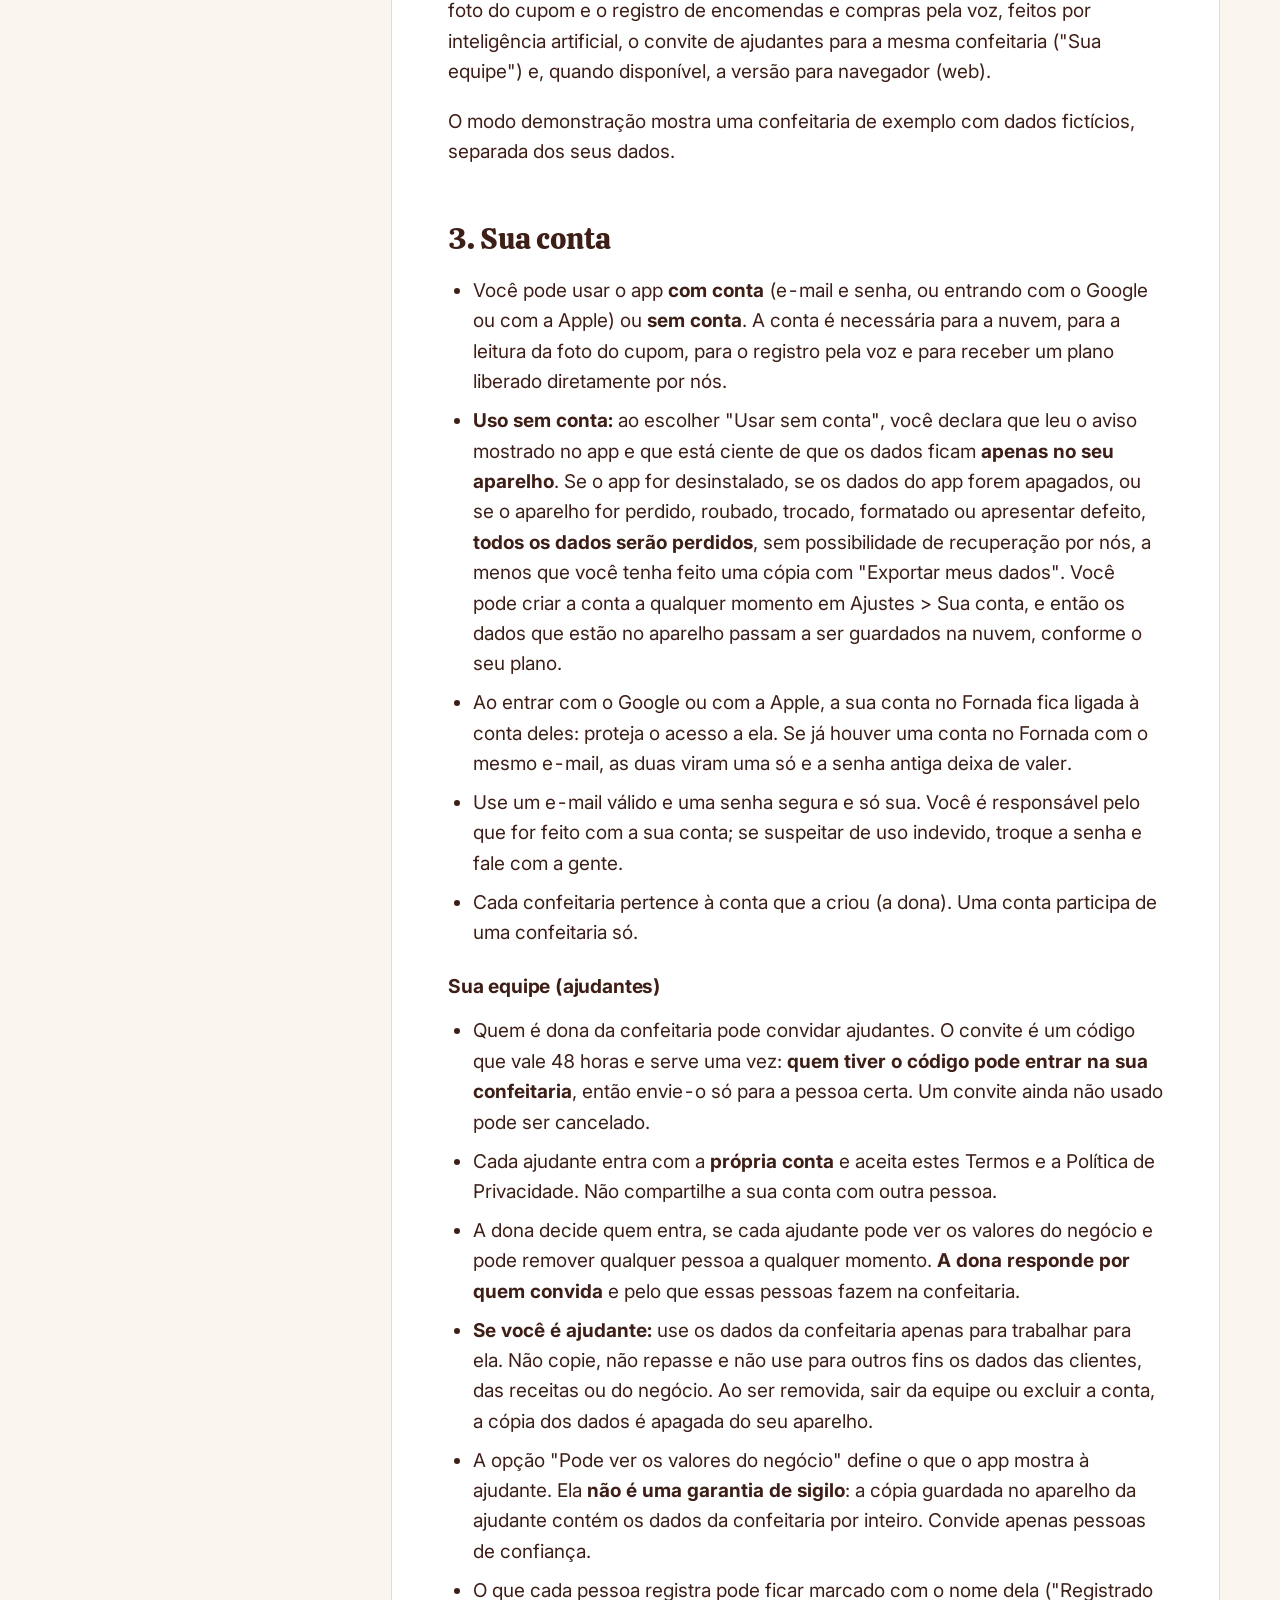
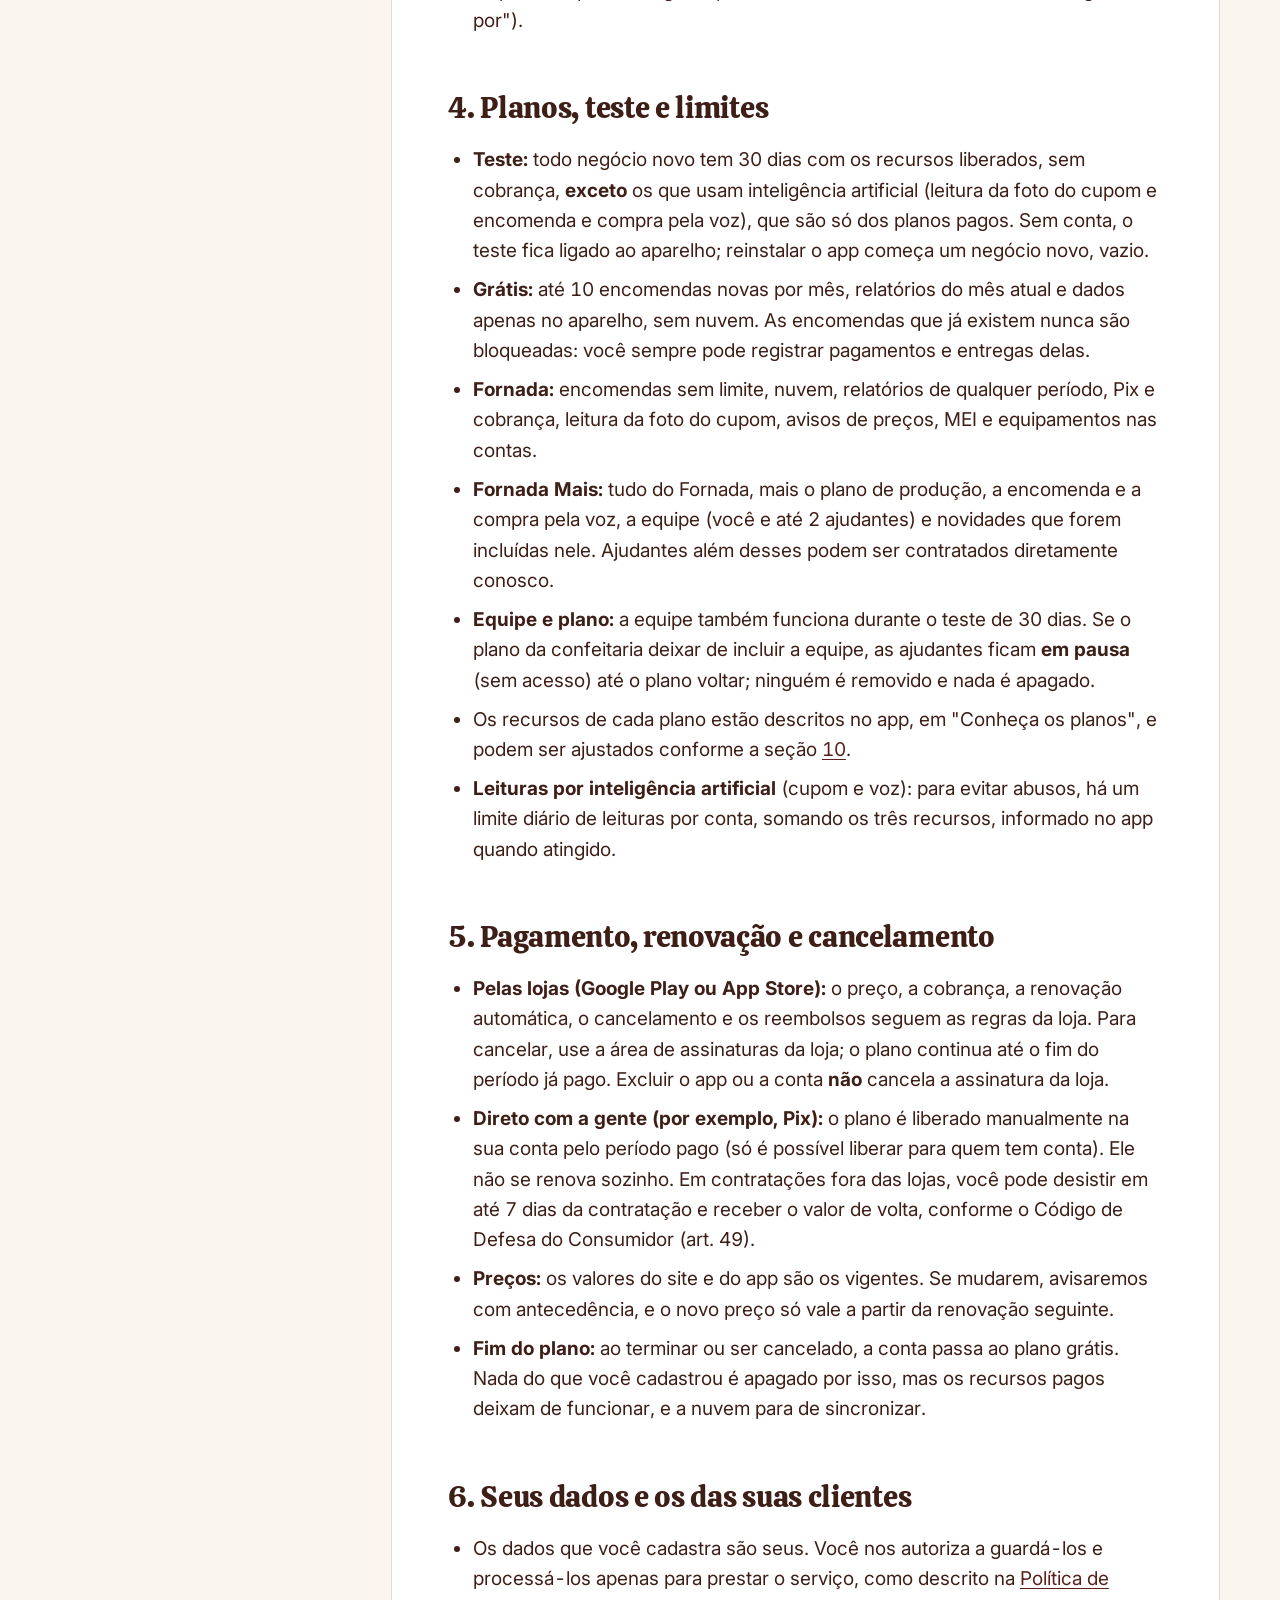
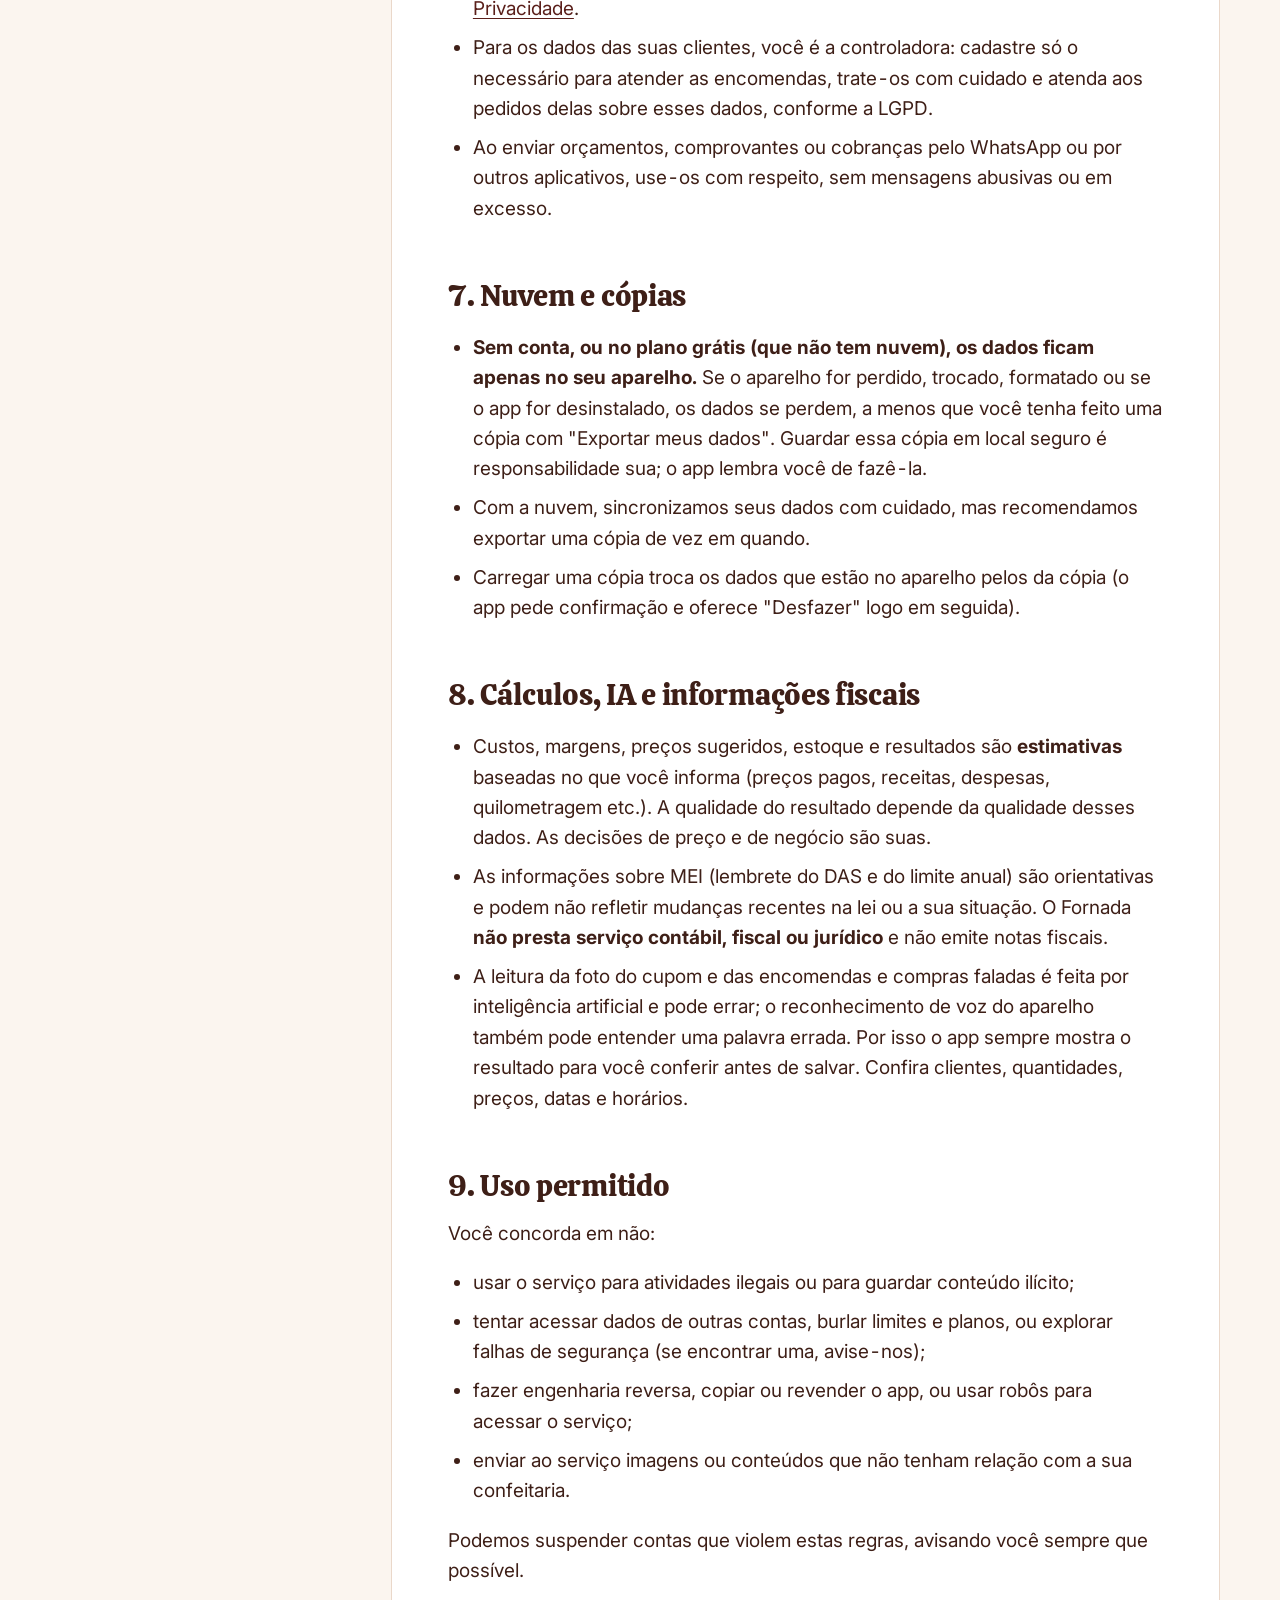
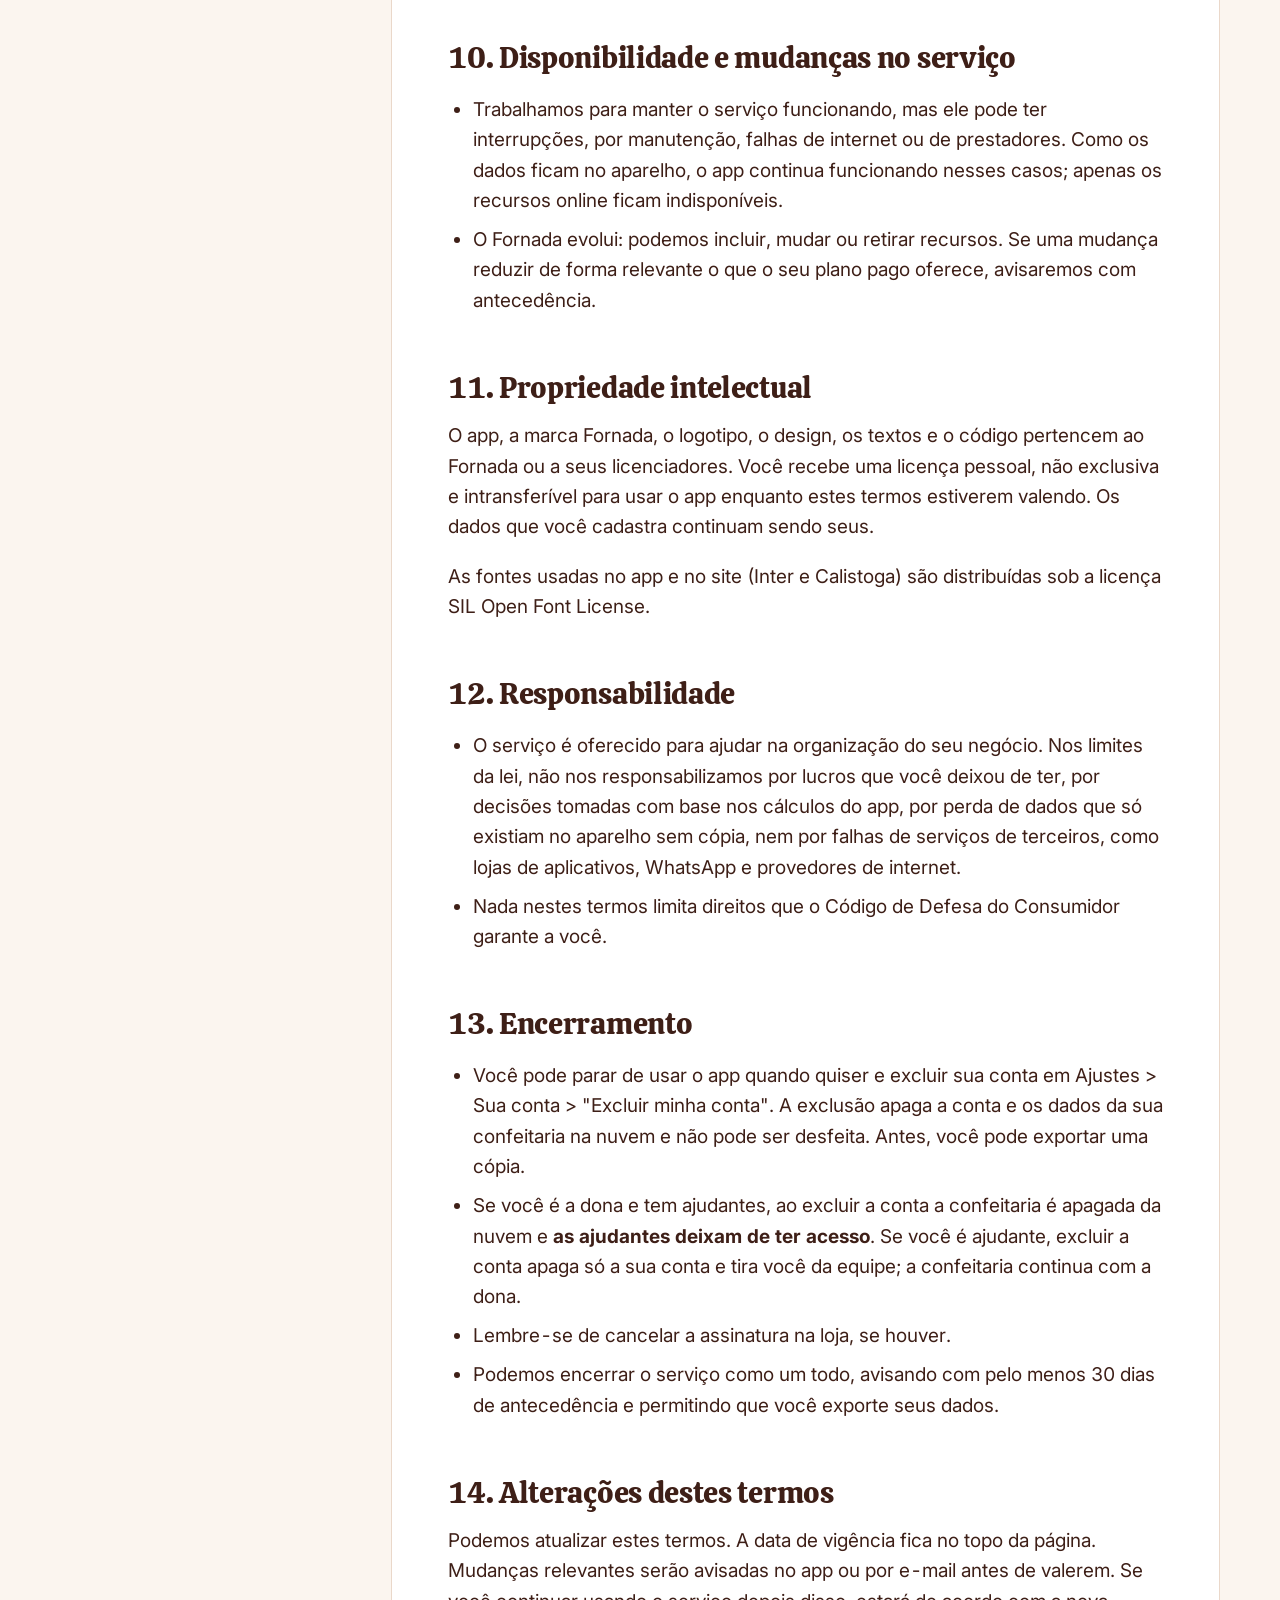
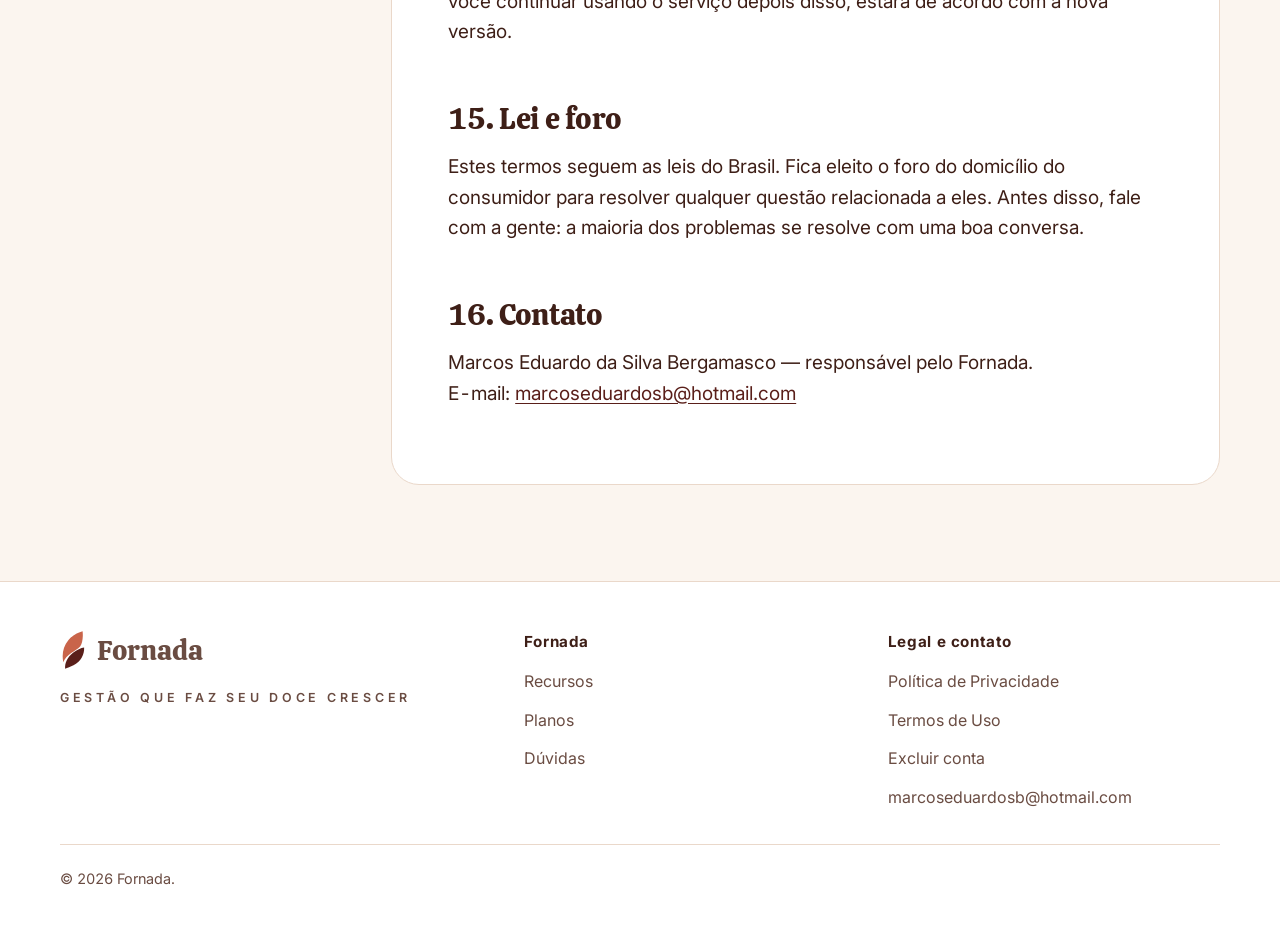
<file: termos.html>
<!doctype html>
<html lang="pt-BR">
<head>
  <meta charset="utf-8">
  <meta name="viewport" content="width=device-width, initial-scale=1">
  <title>Termos de Uso — Fornada</title>
  <meta name="description" content="Regras para usar o Fornada: planos, pagamentos, responsabilidades e cancelamento.">
  <meta name="theme-color" content="#5A1F1A">
  <link rel="icon" href="assets/favicon.svg" type="image/svg+xml">
  <link rel="preconnect" href="https://fonts.googleapis.com">
  <link rel="preconnect" href="https://fonts.gstatic.com" crossorigin>
  <link href="https://fonts.googleapis.com/css2?family=Calistoga&family=Inter:wght@400;500;600;700;800&display=swap" rel="stylesheet">
  <link rel="stylesheet" href="assets/style.css">
  <script>document.documentElement.classList.add("js")</script>
</head>
<body>
<svg width="0" height="0" style="position:absolute" aria-hidden="true"><defs><symbol id="leaf" viewBox="-20 -10 290 440"><path fill="#C9644A" d="M225 3C232 60 225 135 198 172C150 225 45 255 13 345C-5 260 10 170 70 100C120 40 180 15 225 3Z"/><path fill="#5A1F1A" d="M242 182C246 262 205 335 125 378C92 395 58 407 33 416C28 350 58 288 120 240C165 205 205 188 242 182Z"/></symbol></defs></svg>
<a class="skip" href="#conteudo">Pular para o conteúdo</a>
<header class="site-header">
  <div class="wrap">
    <a class="brand" href="./" aria-label="Fornada, página inicial"><svg aria-hidden="true"><use href="#leaf"/></svg><span>Fornada</span></a>
    <nav class="nav" aria-label="Principal">
      <a href="./#recursos">Recursos</a>
      <a href="./#planos">Planos</a>
      <a href="privacidade.html">Privacidade</a>
      <a class="btn btn-primary" href="./#comecar">Quero usar</a>
    </nav>
  </div>
</header>

<main id="conteudo">
  <div class="wrap legal-hero">
    <span class="eyebrow">Termos</span>
    <h1>Termos de Uso</h1>
    <p class="updated">Vigentes desde 13 de novembro de 2026 (Sua equipe: ajudantes na mesma confeitaria). Primeira versão: 11 de outubro de 2026.</p>
  </div>

  <div class="wrap legal">
    <nav class="toc" aria-label="Nesta página">
      <strong>Nesta página</strong>
      <ol>
        <li><a href="#aceite">Aceite</a></li>
        <li><a href="#servico">O que é o Fornada</a></li>
        <li><a href="#conta">Sua conta</a></li>
        <li><a href="#planos">Planos, teste e limites</a></li>
        <li><a href="#pagamento">Pagamento, renovação e cancelamento</a></li>
        <li><a href="#dados">Seus dados e os das suas clientes</a></li>
        <li><a href="#copias">Nuvem e cópias</a></li>
        <li><a href="#calculos">Cálculos, IA e informações fiscais</a></li>
        <li><a href="#uso">Uso permitido</a></li>
        <li><a href="#disponibilidade">Disponibilidade e mudanças</a></li>
        <li><a href="#propriedade">Propriedade intelectual</a></li>
        <li><a href="#responsabilidade">Responsabilidade</a></li>
        <li><a href="#encerramento">Encerramento</a></li>
        <li><a href="#alteracoes">Alterações destes termos</a></li>
        <li><a href="#lei">Lei e foro</a></li>
        <li><a href="#contato">Contato</a></li>
      </ol>
    </nav>

    <article class="doc">
      <div class="summary">
        <strong>Em poucas palavras</strong>
        <ul>
          <li>O Fornada ajuda a organizar a sua confeitaria e a entender custos e lucro. Ele não substitui o seu contador.</li>
          <li>Você começa com 30 dias de tudo liberado, menos a leitura do cupom e a voz, que são dos planos pagos. Depois, pode ficar no plano grátis ou assinar.</li>
          <li><strong>Sem conta, os dados ficam só no aparelho.</strong> Se o app for apagado ou o aparelho der problema, eles se perdem e não há como recuperar. O mesmo vale para o plano grátis, que não tem nuvem: faça a cópia com "Exportar meus dados".</li>
          <li>Assinaturas pelas lojas são canceladas na própria loja. Você pode excluir sua conta quando quiser.</li>
        </ul>
      </div>

      <h2 id="aceite">1. Aceite</h2>
      <p>Estes Termos de Uso regem o uso do aplicativo Fornada e dos serviços ligados a ele ("serviço"), oferecidos por <strong>Marcos Eduardo da Silva Bergamasco</strong> ("Fornada", "nós"). Ao instalar, criar uma conta ou usar o app, você concorda com estes termos e com a <a href="privacidade.html">Política de Privacidade</a>. Se não concordar, não use o serviço.</p>
      <p>Para usar o Fornada você precisa ter pelo menos 18 anos e capacidade para contratar.</p>

      <h2 id="servico">2. O que é o Fornada</h2>
      <p>O Fornada é um aplicativo para quem faz bolos, doces e salgados sob encomenda. Ele permite, entre outras coisas: registrar encomendas, pagamentos e entregas; manter clientes, agenda e lembretes; cadastrar receitas e produtos com custo e preço sugerido; controlar o estoque por custo médio; lançar despesas; ver relatórios de "Entrou, Gastou e Sobrou"; gerar Pix e mensagens de cobrança; montar o plano de produção do dia; acompanhar equipamentos; e receber avisos no aparelho.</p>
      <p>O app funciona sem internet, guardando os dados no próprio aparelho. Alguns recursos usam a internet: a nuvem e a sincronização entre aparelhos, a leitura da foto do cupom e o registro de encomendas e compras pela voz, feitos por inteligência artificial, o convite de ajudantes para a mesma confeitaria ("Sua equipe") e, quando disponível, a versão para navegador (web).</p>
      <p>O modo demonstração mostra uma confeitaria de exemplo com dados fictícios, separada dos seus dados.</p>

      <h2 id="conta">3. Sua conta</h2>
      <ul>
        <li>Você pode usar o app <strong>com conta</strong> (e-mail e senha, ou entrando com o Google ou com a Apple) ou <strong>sem conta</strong>. A conta é necessária para a nuvem, para a leitura da foto do cupom, para o registro pela voz e para receber um plano liberado diretamente por nós.</li>
        <li><strong>Uso sem conta:</strong> ao escolher "Usar sem conta", você declara que leu o aviso mostrado no app e que está ciente de que os dados ficam <strong>apenas no seu aparelho</strong>. Se o app for desinstalado, se os dados do app forem apagados, ou se o aparelho for perdido, roubado, trocado, formatado ou apresentar defeito, <strong>todos os dados serão perdidos</strong>, sem possibilidade de recuperação por nós, a menos que você tenha feito uma cópia com "Exportar meus dados". Você pode criar a conta a qualquer momento em Ajustes &gt; Sua conta, e então os dados que estão no aparelho passam a ser guardados na nuvem, conforme o seu plano.</li>
        <li>Ao entrar com o Google ou com a Apple, a sua conta no Fornada fica ligada à conta deles: proteja o acesso a ela. Se já houver uma conta no Fornada com o mesmo e-mail, as duas viram uma só e a senha antiga deixa de valer.</li>
        <li>Use um e-mail válido e uma senha segura e só sua. Você é responsável pelo que for feito com a sua conta; se suspeitar de uso indevido, troque a senha e fale com a gente.</li>
        <li>Cada confeitaria pertence à conta que a criou (a dona). Uma conta participa de uma confeitaria só.</li>
      </ul>
      <h3>Sua equipe (ajudantes)</h3>
      <ul>
        <li>Quem é dona da confeitaria pode convidar ajudantes. O convite é um código que vale 48 horas e serve uma vez: <strong>quem tiver o código pode entrar na sua confeitaria</strong>, então envie-o só para a pessoa certa. Um convite ainda não usado pode ser cancelado.</li>
        <li>Cada ajudante entra com a <strong>própria conta</strong> e aceita estes Termos e a Política de Privacidade. Não compartilhe a sua conta com outra pessoa.</li>
        <li>A dona decide quem entra, se cada ajudante pode ver os valores do negócio e pode remover qualquer pessoa a qualquer momento. <strong>A dona responde por quem convida</strong> e pelo que essas pessoas fazem na confeitaria.</li>
        <li><strong>Se você é ajudante:</strong> use os dados da confeitaria apenas para trabalhar para ela. Não copie, não repasse e não use para outros fins os dados das clientes, das receitas ou do negócio. Ao ser removida, sair da equipe ou excluir a conta, a cópia dos dados é apagada do seu aparelho.</li>
        <li>A opção "Pode ver os valores do negócio" define o que o app mostra à ajudante. Ela <strong>não é uma garantia de sigilo</strong>: a cópia guardada no aparelho da ajudante contém os dados da confeitaria por inteiro. Convide apenas pessoas de confiança.</li>
        <li>O que cada pessoa registra pode ficar marcado com o nome dela ("Registrado por").</li>
      </ul>

      <h2 id="planos">4. Planos, teste e limites</h2>
      <ul>
        <li><strong>Teste:</strong> todo negócio novo tem 30 dias com os recursos liberados, sem cobrança, <strong>exceto</strong> os que usam inteligência artificial (leitura da foto do cupom e encomenda e compra pela voz), que são só dos planos pagos. Sem conta, o teste fica ligado ao aparelho; reinstalar o app começa um negócio novo, vazio.</li>
        <li><strong>Grátis:</strong> até 10 encomendas novas por mês, relatórios do mês atual e dados apenas no aparelho, sem nuvem. As encomendas que já existem nunca são bloqueadas: você sempre pode registrar pagamentos e entregas delas.</li>
        <li><strong>Fornada:</strong> encomendas sem limite, nuvem, relatórios de qualquer período, Pix e cobrança, leitura da foto do cupom, avisos de preços, MEI e equipamentos nas contas.</li>
        <li><strong>Fornada Mais:</strong> tudo do Fornada, mais o plano de produção, a encomenda e a compra pela voz, a equipe (você e até 2 ajudantes) e novidades que forem incluídas nele. Ajudantes além desses podem ser contratados diretamente conosco.</li>
        <li><strong>Equipe e plano:</strong> a equipe também funciona durante o teste de 30 dias. Se o plano da confeitaria deixar de incluir a equipe, as ajudantes ficam <strong>em pausa</strong> (sem acesso) até o plano voltar; ninguém é removido e nada é apagado.</li>
        <li>Os recursos de cada plano estão descritos no app, em "Conheça os planos", e podem ser ajustados conforme a seção <a href="#disponibilidade">10</a>.</li>
        <li><strong>Leituras por inteligência artificial</strong> (cupom e voz): para evitar abusos, há um limite diário de leituras por conta, somando os três recursos, informado no app quando atingido.</li>
      </ul>

      <h2 id="pagamento">5. Pagamento, renovação e cancelamento</h2>
      <ul>
        <li><strong>Pelas lojas (Google Play ou App Store):</strong> o preço, a cobrança, a renovação automática, o cancelamento e os reembolsos seguem as regras da loja. Para cancelar, use a área de assinaturas da loja; o plano continua até o fim do período já pago. Excluir o app ou a conta <strong>não</strong> cancela a assinatura da loja.</li>
        <li><strong>Direto com a gente (por exemplo, Pix):</strong> o plano é liberado manualmente na sua conta pelo período pago (só é possível liberar para quem tem conta). Ele não se renova sozinho. Em contratações fora das lojas, você pode desistir em até 7 dias da contratação e receber o valor de volta, conforme o Código de Defesa do Consumidor (art. 49).</li>
        <li><strong>Preços:</strong> os valores do site e do app são os vigentes. Se mudarem, avisaremos com antecedência, e o novo preço só vale a partir da renovação seguinte.</li>
        <li><strong>Fim do plano:</strong> ao terminar ou ser cancelado, a conta passa ao plano grátis. Nada do que você cadastrou é apagado por isso, mas os recursos pagos deixam de funcionar, e a nuvem para de sincronizar.</li>
      </ul>

      <h2 id="dados">6. Seus dados e os das suas clientes</h2>
      <ul>
        <li>Os dados que você cadastra são seus. Você nos autoriza a guardá-los e processá-los apenas para prestar o serviço, como descrito na <a href="privacidade.html">Política de Privacidade</a>.</li>
        <li>Para os dados das suas clientes, você é a controladora: cadastre só o necessário para atender as encomendas, trate-os com cuidado e atenda aos pedidos delas sobre esses dados, conforme a LGPD.</li>
        <li>Ao enviar orçamentos, comprovantes ou cobranças pelo WhatsApp ou por outros aplicativos, use-os com respeito, sem mensagens abusivas ou em excesso.</li>
      </ul>

      <h2 id="copias">7. Nuvem e cópias</h2>
      <ul>
        <li><strong>Sem conta, ou no plano grátis (que não tem nuvem), os dados ficam apenas no seu aparelho.</strong> Se o aparelho for perdido, trocado, formatado ou se o app for desinstalado, os dados se perdem, a menos que você tenha feito uma cópia com "Exportar meus dados". Guardar essa cópia em local seguro é responsabilidade sua; o app lembra você de fazê-la.</li>
        <li>Com a nuvem, sincronizamos seus dados com cuidado, mas recomendamos exportar uma cópia de vez em quando.</li>
        <li>Carregar uma cópia troca os dados que estão no aparelho pelos da cópia (o app pede confirmação e oferece "Desfazer" logo em seguida).</li>
      </ul>

      <h2 id="calculos">8. Cálculos, IA e informações fiscais</h2>
      <ul>
        <li>Custos, margens, preços sugeridos, estoque e resultados são <strong>estimativas</strong> baseadas no que você informa (preços pagos, receitas, despesas, quilometragem etc.). A qualidade do resultado depende da qualidade desses dados. As decisões de preço e de negócio são suas.</li>
        <li>As informações sobre MEI (lembrete do DAS e do limite anual) são orientativas e podem não refletir mudanças recentes na lei ou a sua situação. O Fornada <strong>não presta serviço contábil, fiscal ou jurídico</strong> e não emite notas fiscais.</li>
        <li>A leitura da foto do cupom e das encomendas e compras faladas é feita por inteligência artificial e pode errar; o reconhecimento de voz do aparelho também pode entender uma palavra errada. Por isso o app sempre mostra o resultado para você conferir antes de salvar. Confira clientes, quantidades, preços, datas e horários.</li>
      </ul>

      <h2 id="uso">9. Uso permitido</h2>
      <p>Você concorda em não:</p>
      <ul>
        <li>usar o serviço para atividades ilegais ou para guardar conteúdo ilícito;</li>
        <li>tentar acessar dados de outras contas, burlar limites e planos, ou explorar falhas de segurança (se encontrar uma, avise-nos);</li>
        <li>fazer engenharia reversa, copiar ou revender o app, ou usar robôs para acessar o serviço;</li>
        <li>enviar ao serviço imagens ou conteúdos que não tenham relação com a sua confeitaria.</li>
      </ul>
      <p>Podemos suspender contas que violem estas regras, avisando você sempre que possível.</p>

      <h2 id="disponibilidade">10. Disponibilidade e mudanças no serviço</h2>
      <ul>
        <li>Trabalhamos para manter o serviço funcionando, mas ele pode ter interrupções, por manutenção, falhas de internet ou de prestadores. Como os dados ficam no aparelho, o app continua funcionando nesses casos; apenas os recursos online ficam indisponíveis.</li>
        <li>O Fornada evolui: podemos incluir, mudar ou retirar recursos. Se uma mudança reduzir de forma relevante o que o seu plano pago oferece, avisaremos com antecedência.</li>
      </ul>

      <h2 id="propriedade">11. Propriedade intelectual</h2>
      <p>O app, a marca Fornada, o logotipo, o design, os textos e o código pertencem ao Fornada ou a seus licenciadores. Você recebe uma licença pessoal, não exclusiva e intransferível para usar o app enquanto estes termos estiverem valendo. Os dados que você cadastra continuam sendo seus.</p>
      <p>As fontes usadas no app e no site (Inter e Calistoga) são distribuídas sob a licença SIL Open Font License.</p>

      <h2 id="responsabilidade">12. Responsabilidade</h2>
      <ul>
        <li>O serviço é oferecido para ajudar na organização do seu negócio. Nos limites da lei, não nos responsabilizamos por lucros que você deixou de ter, por decisões tomadas com base nos cálculos do app, por perda de dados que só existiam no aparelho sem cópia, nem por falhas de serviços de terceiros, como lojas de aplicativos, WhatsApp e provedores de internet.</li>
        <li>Nada nestes termos limita direitos que o Código de Defesa do Consumidor garante a você.</li>
      </ul>

      <h2 id="encerramento">13. Encerramento</h2>
      <ul>
        <li>Você pode parar de usar o app quando quiser e excluir sua conta em Ajustes &gt; Sua conta &gt; "Excluir minha conta". A exclusão apaga a conta e os dados da sua confeitaria na nuvem e não pode ser desfeita. Antes, você pode exportar uma cópia.</li>
        <li>Se você é a dona e tem ajudantes, ao excluir a conta a confeitaria é apagada da nuvem e <strong>as ajudantes deixam de ter acesso</strong>. Se você é ajudante, excluir a conta apaga só a sua conta e tira você da equipe; a confeitaria continua com a dona.</li>
        <li>Lembre-se de cancelar a assinatura na loja, se houver.</li>
        <li>Podemos encerrar o serviço como um todo, avisando com pelo menos 30 dias de antecedência e permitindo que você exporte seus dados.</li>
      </ul>

      <h2 id="alteracoes">14. Alterações destes termos</h2>
      <p>Podemos atualizar estes termos. A data de vigência fica no topo da página. Mudanças relevantes serão avisadas no app ou por e-mail antes de valerem. Se você continuar usando o serviço depois disso, estará de acordo com a nova versão.</p>

      <h2 id="lei">15. Lei e foro</h2>
      <p>Estes termos seguem as leis do Brasil. Fica eleito o foro do domicílio do consumidor para resolver qualquer questão relacionada a eles. Antes disso, fale com a gente: a maioria dos problemas se resolve com uma boa conversa.</p>

      <h2 id="contato">16. Contato</h2>
      <p>Marcos Eduardo da Silva Bergamasco — responsável pelo Fornada.<br>E-mail: <a href="mailto:marcoseduardosb@hotmail.com">marcoseduardosb@hotmail.com</a></p>
    </article>
  </div>
</main>

<footer class="site-footer">
  <div class="wrap">
    <div>
      <a class="brand" href="./"><svg aria-hidden="true"><use href="#leaf"/></svg><span>Fornada</span></a>
      <div class="tagline">Gestão que faz seu doce crescer</div>
    </div>
    <div>
      <h4>Fornada</h4>
      <ul><li><a href="./#recursos">Recursos</a></li><li><a href="./#planos">Planos</a></li><li><a href="./#duvidas">Dúvidas</a></li></ul>
    </div>
    <div>
      <h4>Legal e contato</h4>
      <ul><li><a href="privacidade.html">Política de Privacidade</a></li><li><a href="termos.html">Termos de Uso</a></li><li><a href="excluir-conta.html">Excluir conta</a></li><li><a href="mailto:marcoseduardosb@hotmail.com">marcoseduardosb@hotmail.com</a></li></ul>
    </div>
    <p class="copy">© 2026 Fornada.</p>
  </div>
</footer>
<script src="assets/site.js" defer></script>
</body>
</html>
</file>
<file: assets/style.css>
/* Fornada — site. Same brand as the app: Calistoga for titles, Inter for
   text and numbers; cacau, borgô, terracota, caramelo, creme, oliva. Large
   text and targets (the audience is 50+). */

:root {
  --cacau: #3e1f17;
  --borgo: #5a1f1a;
  --terracota: #c9644a;
  --caramelo: #e0a473;
  --creme: #f7e9dd;
  --oliva: #4a4a3a;
  --menta: #1f6e4e;

  --bg: #fbf5ef;
  --surface: #ffffff;
  --surface-muted: #f6ece3;
  --border: #ead8ca;
  --text: #3e1f17;
  --text-2: #6a4c42;
  --primary: #5a1f1a;
  --on-primary: #ffffff;
  --accent-bg: #f7e1cb;

  --radius-sm: 12px;
  --radius: 20px;
  --radius-lg: 28px;
  --shadow: 0 1px 2px rgba(62, 31, 23, 0.06), 0 12px 32px rgba(62, 31, 23, 0.08);
  --shadow-lg: 0 2px 6px rgba(62, 31, 23, 0.08), 0 30px 70px rgba(62, 31, 23, 0.18);
  --max: 1160px;
  --gutter: clamp(16px, 4vw, 40px);
}

* { box-sizing: border-box; }
html { scroll-behavior: smooth; -webkit-text-size-adjust: 100%; }
@media (prefers-reduced-motion: reduce) { html { scroll-behavior: auto; } }

body {
  margin: 0;
  background: var(--bg);
  color: var(--text);
  font-family: "Inter", system-ui, -apple-system, "Segoe UI", sans-serif;
  font-size: 19px;
  line-height: 1.6;
  font-feature-settings: "tnum" 1;
}

img { max-width: 100%; height: auto; display: block; }
a { color: var(--primary); text-underline-offset: 3px; }
a:hover { color: var(--terracota); }
:focus-visible { outline: 3px solid var(--terracota); outline-offset: 3px; border-radius: 6px; }

h1, h2, h3 { color: var(--text); line-height: 1.15; margin: 0 0 0.5em; }
h1, h2 { font-family: "Calistoga", Georgia, serif; font-weight: 400; letter-spacing: -0.01em; }
h1 { font-size: clamp(2.4rem, 5.2vw, 4.1rem); }
h2 { font-size: clamp(1.9rem, 3.6vw, 2.8rem); }
h3 { font-size: 1.2rem; font-weight: 700; letter-spacing: -0.01em; }
p { margin: 0 0 1em; }

.wrap { width: min(var(--max), 100% - 2 * var(--gutter)); margin-inline: auto; }
.eyebrow {
  display: inline-block;
  font-size: 0.8rem;
  font-weight: 700;
  letter-spacing: 0.16em;
  text-transform: uppercase;
  color: var(--terracota);
  margin-bottom: 0.9rem;
}
.lead { font-size: clamp(1.1rem, 1.6vw, 1.3rem); color: var(--text-2); max-width: 38em; }

.skip {
  position: absolute; left: -999px; top: 8px;
  background: var(--primary); color: var(--on-primary); padding: 10px 16px; border-radius: 10px; z-index: 50;
}
.skip:focus { left: 8px; }

/* ------------------------------------------------------------- header */

.site-header {
  position: sticky; top: 0; z-index: 20;
  background: rgba(251, 245, 239, 0.88);
  backdrop-filter: saturate(1.4) blur(12px);
  -webkit-backdrop-filter: saturate(1.4) blur(12px);
  border-bottom: 1px solid transparent;
}
.site-header.scrolled { border-bottom-color: var(--border); }
.site-header .wrap { display: flex; align-items: center; gap: 24px; min-height: 76px; }

.brand { display: inline-flex; align-items: center; gap: 10px; text-decoration: none; color: var(--borgo); }
.brand svg { height: 40px; width: 27px; flex: none; }
.brand span { font-family: "Calistoga", Georgia, serif; font-size: 1.75rem; line-height: 1; }

.nav { margin-left: auto; display: flex; align-items: center; gap: 6px; }
.nav a:not(.btn) {
  text-decoration: none; color: var(--text); font-weight: 600; font-size: 1rem;
  padding: 12px 14px; border-radius: 999px;
}
.nav a:not(.btn):hover { background: var(--surface-muted); color: var(--primary); }
@media (max-width: 860px) { .nav a:not(.btn) { display: none; } }

/* ------------------------------------------------------------- buttons */

.btn {
  display: inline-flex; align-items: center; justify-content: center; gap: 10px;
  min-height: 56px; padding: 0 26px; border-radius: 16px;
  font: 700 1.05rem/1 "Inter", system-ui, sans-serif; text-decoration: none;
  border: 2px solid transparent; cursor: pointer; transition: transform 0.15s, background 0.15s, box-shadow 0.15s;
}
.btn svg { width: 22px; height: 22px; flex: none; }
.btn-primary { background: var(--primary); color: var(--on-primary); box-shadow: 0 8px 20px rgba(90, 31, 26, 0.25); }
.btn-primary:hover { background: var(--cacau); color: var(--on-primary); transform: translateY(-1px); }
.btn-ghost { background: transparent; color: var(--primary); border-color: var(--border); }
.btn-ghost:hover { background: var(--surface); border-color: var(--caramelo); color: var(--primary); }
.btn-light { background: var(--creme); color: var(--cacau); }
.btn-light:hover { background: #fff; color: var(--cacau); }

/* ------------------------------------------------------------- hero */

.hero { position: relative; overflow: hidden; padding: clamp(40px, 7vw, 96px) 0 clamp(56px, 8vw, 110px); }
.hero::before {
  content: ""; position: absolute; inset: auto -10% -45% 35%; height: 80%;
  background: radial-gradient(closest-side, rgba(224, 164, 115, 0.45), transparent 70%);
  pointer-events: none;
}
.hero .wrap { position: relative; display: grid; grid-template-columns: 1.02fr 1fr; gap: clamp(32px, 5vw, 72px); align-items: center; }
.hero h1 em { font-style: normal; color: var(--terracota); }
.hero .actions { display: flex; flex-wrap: wrap; gap: 12px; margin-top: 28px; }
.hero .note { margin-top: 18px; color: var(--text-2); font-size: 0.95rem; display: flex; gap: 8px; align-items: center; }
.hero .note svg { width: 20px; height: 20px; color: var(--menta); flex: none; }

.devices { position: relative; padding-bottom: 8%; }
.tablet {
  background: #1e120e; border-radius: 30px; padding: 14px; box-shadow: var(--shadow-lg);
  transform: rotate(-1.2deg);
}
.tablet img { border-radius: 18px; }
.phone {
  position: absolute; right: -2%; bottom: -2%; width: 30%;
  background: #1e120e; border-radius: 30px; padding: 9px; box-shadow: var(--shadow-lg);
  transform: rotate(3deg);
}
.phone img { border-radius: 22px; }

@media (max-width: 900px) {
  .hero .wrap { grid-template-columns: 1fr; }
  .devices { max-width: 620px; margin-inline: auto; width: 100%; }
}

/* ------------------------------------------------------------- trust strip */

.strip { background: var(--surface); border-block: 1px solid var(--border); }
.strip .wrap { display: grid; grid-template-columns: repeat(3, 1fr); gap: 24px; padding-block: 28px; }
.strip div { display: flex; gap: 14px; align-items: flex-start; }
.strip strong { display: block; font-size: 1.05rem; }
.strip span { color: var(--text-2); font-size: 0.98rem; }
.icon-tile {
  flex: none; width: 52px; height: 52px; border-radius: 16px;
  display: grid; place-items: center; background: var(--accent-bg); color: var(--borgo);
}
.icon-tile svg { width: 26px; height: 26px; }
@media (max-width: 820px) { .strip .wrap { grid-template-columns: 1fr; } }

/* ------------------------------------------------------------- sections */

section { padding: clamp(64px, 9vw, 120px) 0; }
.section-head { max-width: 760px; margin-bottom: clamp(32px, 5vw, 56px); }
.section-head.center { margin-inline: auto; text-align: center; }
.section-head.center .lead { margin-inline: auto; }

.features { display: grid; grid-template-columns: repeat(3, 1fr); gap: 20px; }
.feature {
  background: var(--surface); border: 1px solid var(--border); border-radius: var(--radius);
  padding: 28px; transition: transform 0.2s, box-shadow 0.2s, border-color 0.2s;
}
.feature:hover { transform: translateY(-3px); box-shadow: var(--shadow); border-color: #e2c8b3; }
.feature .icon-tile { margin-bottom: 18px; }
.feature p { color: var(--text-2); margin: 0; font-size: 1rem; }
.tag {
  display: inline-block; margin-left: 6px; vertical-align: 2px;
  font-size: 0.72rem; font-weight: 700; letter-spacing: 0.06em; text-transform: uppercase;
  color: var(--oliva); background: #e7e7d9; border-radius: 999px; padding: 3px 9px;
}
@media (max-width: 980px) { .features { grid-template-columns: repeat(2, 1fr); } }
@media (max-width: 640px) { .features { grid-template-columns: 1fr; } }

/* Showcase rows */
.showcase { display: grid; gap: clamp(56px, 8vw, 104px); }
.show { display: grid; grid-template-columns: 1fr 1fr; gap: clamp(32px, 6vw, 88px); align-items: center; }
.show.reverse .show-media { order: 2; }
.show-media { display: flex; justify-content: center; }
.show-media .frame {
  width: min(330px, 80%); background: #1e120e; border-radius: 36px; padding: 10px; box-shadow: var(--shadow-lg);
}
.show-media .frame img { border-radius: 27px; }
.show ul { list-style: none; padding: 0; margin: 18px 0 0; display: grid; gap: 12px; }
.show li { display: flex; gap: 12px; align-items: flex-start; color: var(--text-2); }
.show li svg { flex: none; width: 24px; height: 24px; color: var(--terracota); margin-top: 3px; }
@media (max-width: 860px) {
  .show { grid-template-columns: 1fr; }
  .show.reverse .show-media { order: 0; }
}

/* Chocolate band */
.band { background: var(--cacau); color: var(--creme); position: relative; overflow: hidden; }
.band::after {
  content: ""; position: absolute; right: -80px; top: -60px; width: 360px; height: 600px; opacity: 0.08;
  background: url("favicon.svg") no-repeat center / contain; transform: rotate(18deg);
}
.band h2, .band h3 { color: var(--creme); }
.band .lead { color: #e7d3c4; }
.terms { display: grid; grid-template-columns: repeat(3, 1fr); gap: 20px; margin-top: 40px; position: relative; z-index: 1; }
.term { background: rgba(247, 233, 221, 0.06); border: 1px solid rgba(247, 233, 221, 0.16); border-radius: var(--radius); padding: 28px; }
.term .word { font-family: "Calistoga", Georgia, serif; font-size: 2rem; color: var(--caramelo); }
.term .value { font-weight: 800; font-size: 1.9rem; letter-spacing: -0.02em; margin: 6px 0 4px; }
.term .value.up { color: #8fd9b6; }
.term p { color: #e7d3c4; margin: 0; font-size: 1rem; }
@media (max-width: 820px) { .terms { grid-template-columns: 1fr; } }

/* Plans */
.plans { display: grid; grid-template-columns: repeat(3, 1fr); gap: 20px; align-items: stretch; }
.plan {
  background: var(--surface); border: 1px solid var(--border); border-radius: var(--radius-lg);
  padding: 32px; display: flex; flex-direction: column;
}
.plan.featured { border: 2px solid var(--primary); box-shadow: var(--shadow); position: relative; }
.plan.featured .badge {
  position: absolute; top: -15px; left: 32px; background: var(--primary); color: #fff;
  font-size: 0.8rem; font-weight: 700; letter-spacing: 0.05em; padding: 6px 14px; border-radius: 999px;
}
.plan h3 { font-family: "Calistoga", Georgia, serif; font-weight: 400; font-size: 1.7rem; margin-bottom: 6px; }
.plan .price { font-weight: 800; font-size: 2.3rem; letter-spacing: -0.03em; line-height: 1.1; }
.plan .price small { font-size: 1rem; font-weight: 600; color: var(--text-2); letter-spacing: 0; }
.plan .alt { color: var(--text-2); font-size: 0.95rem; margin: 4px 0 20px; }
.plan ul { list-style: none; padding: 0; margin: 0 0 24px; display: grid; gap: 10px; }
.plan li { display: flex; gap: 10px; font-size: 1rem; }
.plan li svg { flex: none; width: 22px; height: 22px; color: var(--menta); margin-top: 3px; }
.plan .btn { margin-top: auto; }
.plans-note { text-align: center; color: var(--text-2); margin-top: 28px; font-size: 1rem; }
@media (max-width: 980px) { .plans { grid-template-columns: 1fr; max-width: 520px; margin-inline: auto; } }

/* FAQ */
.faq { max-width: 820px; margin-inline: auto; display: grid; gap: 12px; }
.faq details { background: var(--surface); border: 1px solid var(--border); border-radius: var(--radius); }
.faq summary {
  cursor: pointer; list-style: none; padding: 22px 26px; font-weight: 700; font-size: 1.08rem;
  display: flex; justify-content: space-between; align-items: center; gap: 16px; min-height: 56px;
}
.faq summary::-webkit-details-marker { display: none; }
.faq summary::after {
  content: ""; flex: none; width: 12px; height: 12px; border-right: 3px solid var(--primary);
  border-bottom: 3px solid var(--primary); transform: rotate(45deg); transition: transform 0.2s; margin-top: -6px;
}
.faq details[open] summary::after { transform: rotate(-135deg); margin-top: 6px; }
.faq details p { padding: 0 26px 22px; margin: 0; color: var(--text-2); }

/* CTA */
.cta { padding-top: 0; }
.cta .box {
  background: linear-gradient(135deg, var(--borgo), var(--cacau)); color: var(--creme);
  border-radius: var(--radius-lg); padding: clamp(36px, 6vw, 72px); display: grid;
  grid-template-columns: 1.4fr 1fr; gap: 32px; align-items: center; box-shadow: var(--shadow-lg);
}
.cta h2 { color: var(--creme); }
.cta p { color: #ecd8c9; }
.cta .actions { display: flex; flex-direction: column; gap: 12px; }
@media (max-width: 820px) { .cta .box { grid-template-columns: 1fr; } }

/* ------------------------------------------------------------- footer */

.site-footer { border-top: 1px solid var(--border); padding: 48px 0 40px; background: var(--surface); }
.site-footer .wrap { display: grid; grid-template-columns: 1.3fr 1fr 1fr; gap: 32px; }
.site-footer .tagline {
  font-size: 0.78rem; font-weight: 600; letter-spacing: 0.3em; text-transform: uppercase; color: var(--text-2); margin-top: 8px;
}
.site-footer h4 { margin: 0 0 12px; font-size: 0.95rem; letter-spacing: 0.04em; }
.site-footer ul { list-style: none; padding: 0; margin: 0; display: grid; gap: 8px; }
.site-footer a { color: var(--text-2); text-decoration: none; font-size: 1rem; }
.site-footer a:hover { color: var(--primary); text-decoration: underline; }
.copy { grid-column: 1 / -1; border-top: 1px solid var(--border); padding-top: 22px; color: var(--text-2); font-size: 0.9rem; }
@media (max-width: 760px) { .site-footer .wrap { grid-template-columns: 1fr; } }

/* ------------------------------------------------------------- legal pages */

.legal-hero { padding: clamp(40px, 6vw, 72px) 0 24px; }
.legal-hero p { color: var(--text-2); }
.legal { display: grid; grid-template-columns: 280px 1fr; gap: clamp(28px, 4vw, 56px); padding-bottom: 96px; align-items: start; }
.toc {
  position: sticky; top: 100px; background: var(--surface); border: 1px solid var(--border);
  border-radius: var(--radius); padding: 20px 22px; font-size: 0.95rem; max-height: calc(100vh - 130px); overflow: auto;
}
.toc strong { display: block; margin-bottom: 10px; }
.toc ol { margin: 0; padding-left: 20px; display: grid; gap: 6px; }
.toc a { color: var(--text-2); text-decoration: none; }
.toc a:hover { color: var(--primary); text-decoration: underline; }
.doc {
  background: var(--surface); border: 1px solid var(--border); border-radius: var(--radius-lg);
  padding: clamp(24px, 5vw, 56px); min-width: 0;
}
.doc h2 { font-size: clamp(1.5rem, 2.4vw, 1.9rem); margin-top: 1.8em; scroll-margin-top: 100px; }
.doc h2:first-child { margin-top: 0; }
.doc h3 { margin-top: 1.4em; }
.doc ul { padding-left: 1.3em; }
.doc li { margin-bottom: 0.45em; }
.doc .summary {
  background: var(--surface-muted); border-radius: var(--radius); padding: 22px 26px; margin-bottom: 2em;
}
.doc .summary ul { margin: 0; }
.doc table { width: 100%; border-collapse: collapse; font-size: 0.97rem; margin: 1em 0 1.5em; }
.doc th, .doc td { text-align: left; border-bottom: 1px solid var(--border); padding: 12px 10px; vertical-align: top; }
.doc th { background: var(--surface-muted); font-weight: 700; }
.table-scroll { overflow-x: auto; }
.updated { color: var(--text-2); font-size: 0.95rem; }
@media (max-width: 900px) {
  .legal { grid-template-columns: 1fr; }
  .toc { position: static; max-height: none; }
}

/* reveal on scroll (only when JS runs) */
.js .reveal { opacity: 0; transform: translateY(18px); transition: opacity 0.6s ease, transform 0.6s ease; }
.js .reveal.in { opacity: 1; transform: none; }
@media (prefers-reduced-motion: reduce) { .js .reveal { opacity: 1; transform: none; transition: none; } }
</file>
